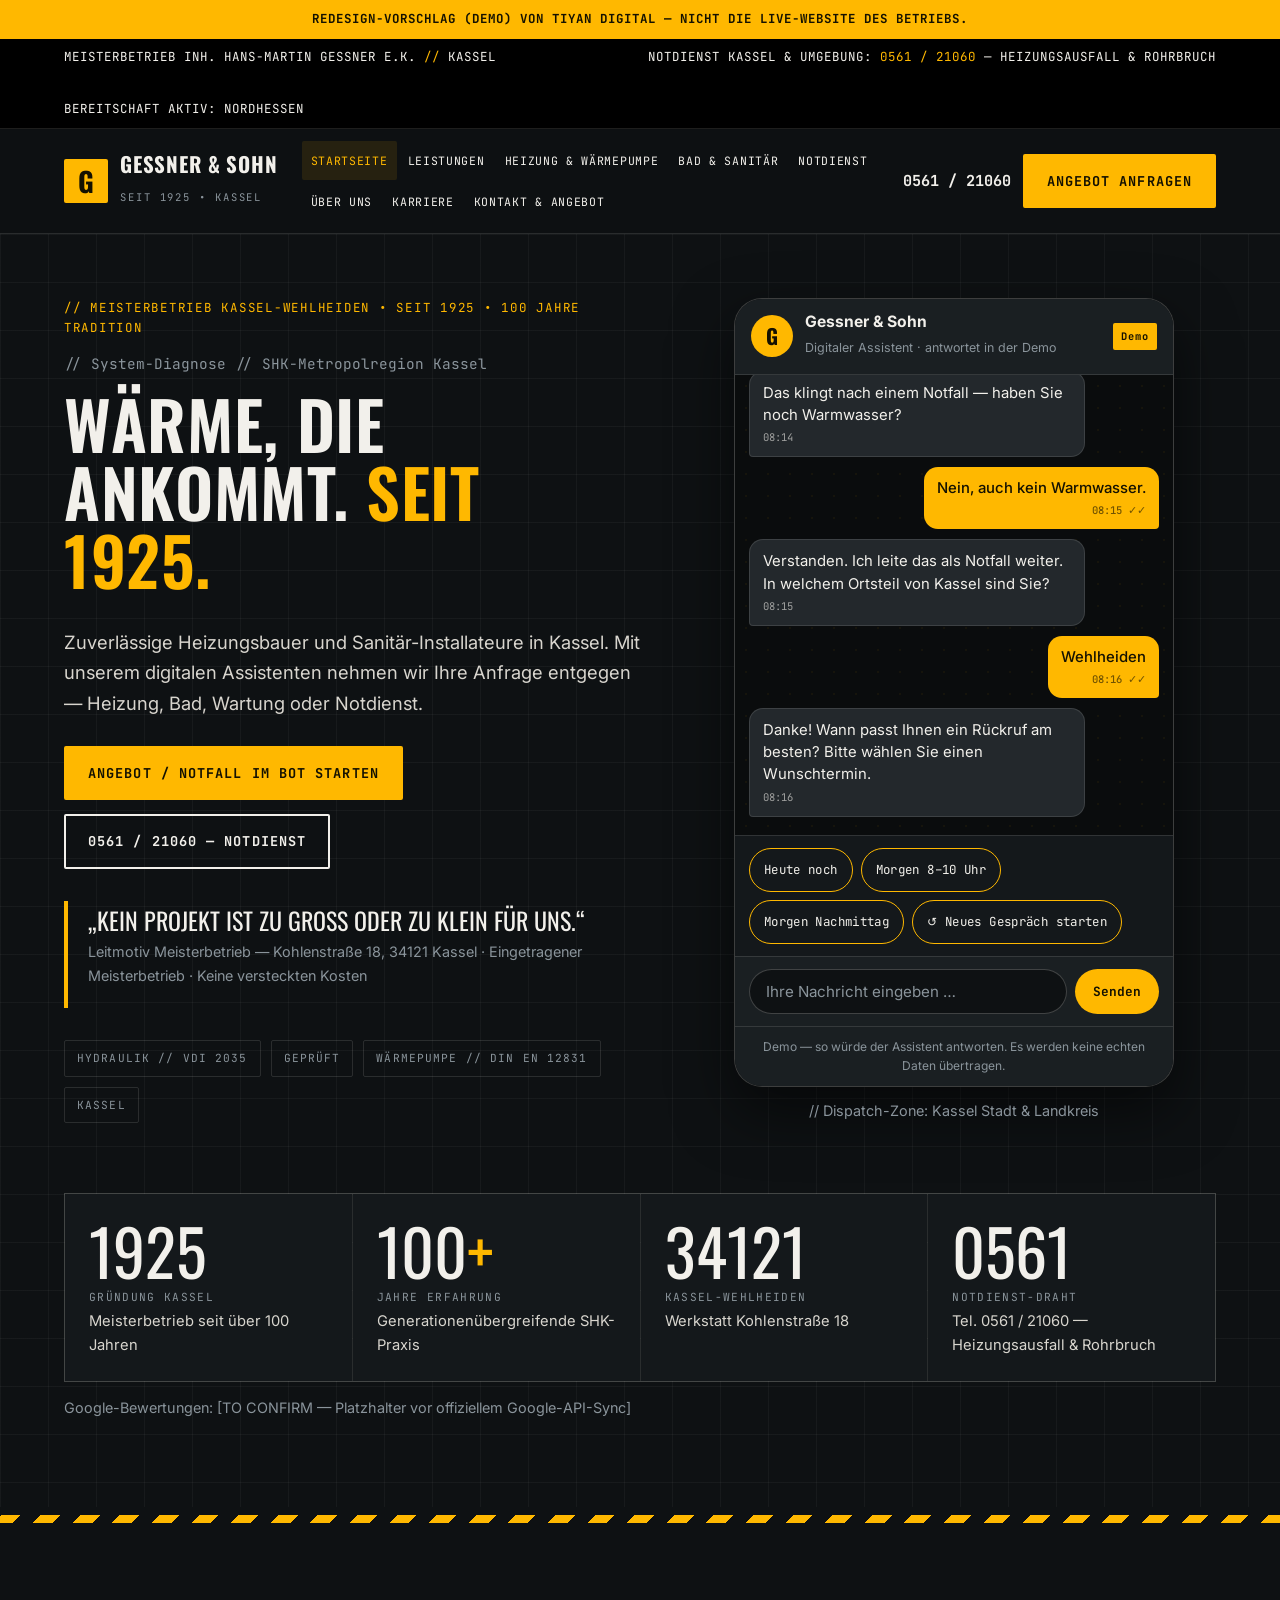
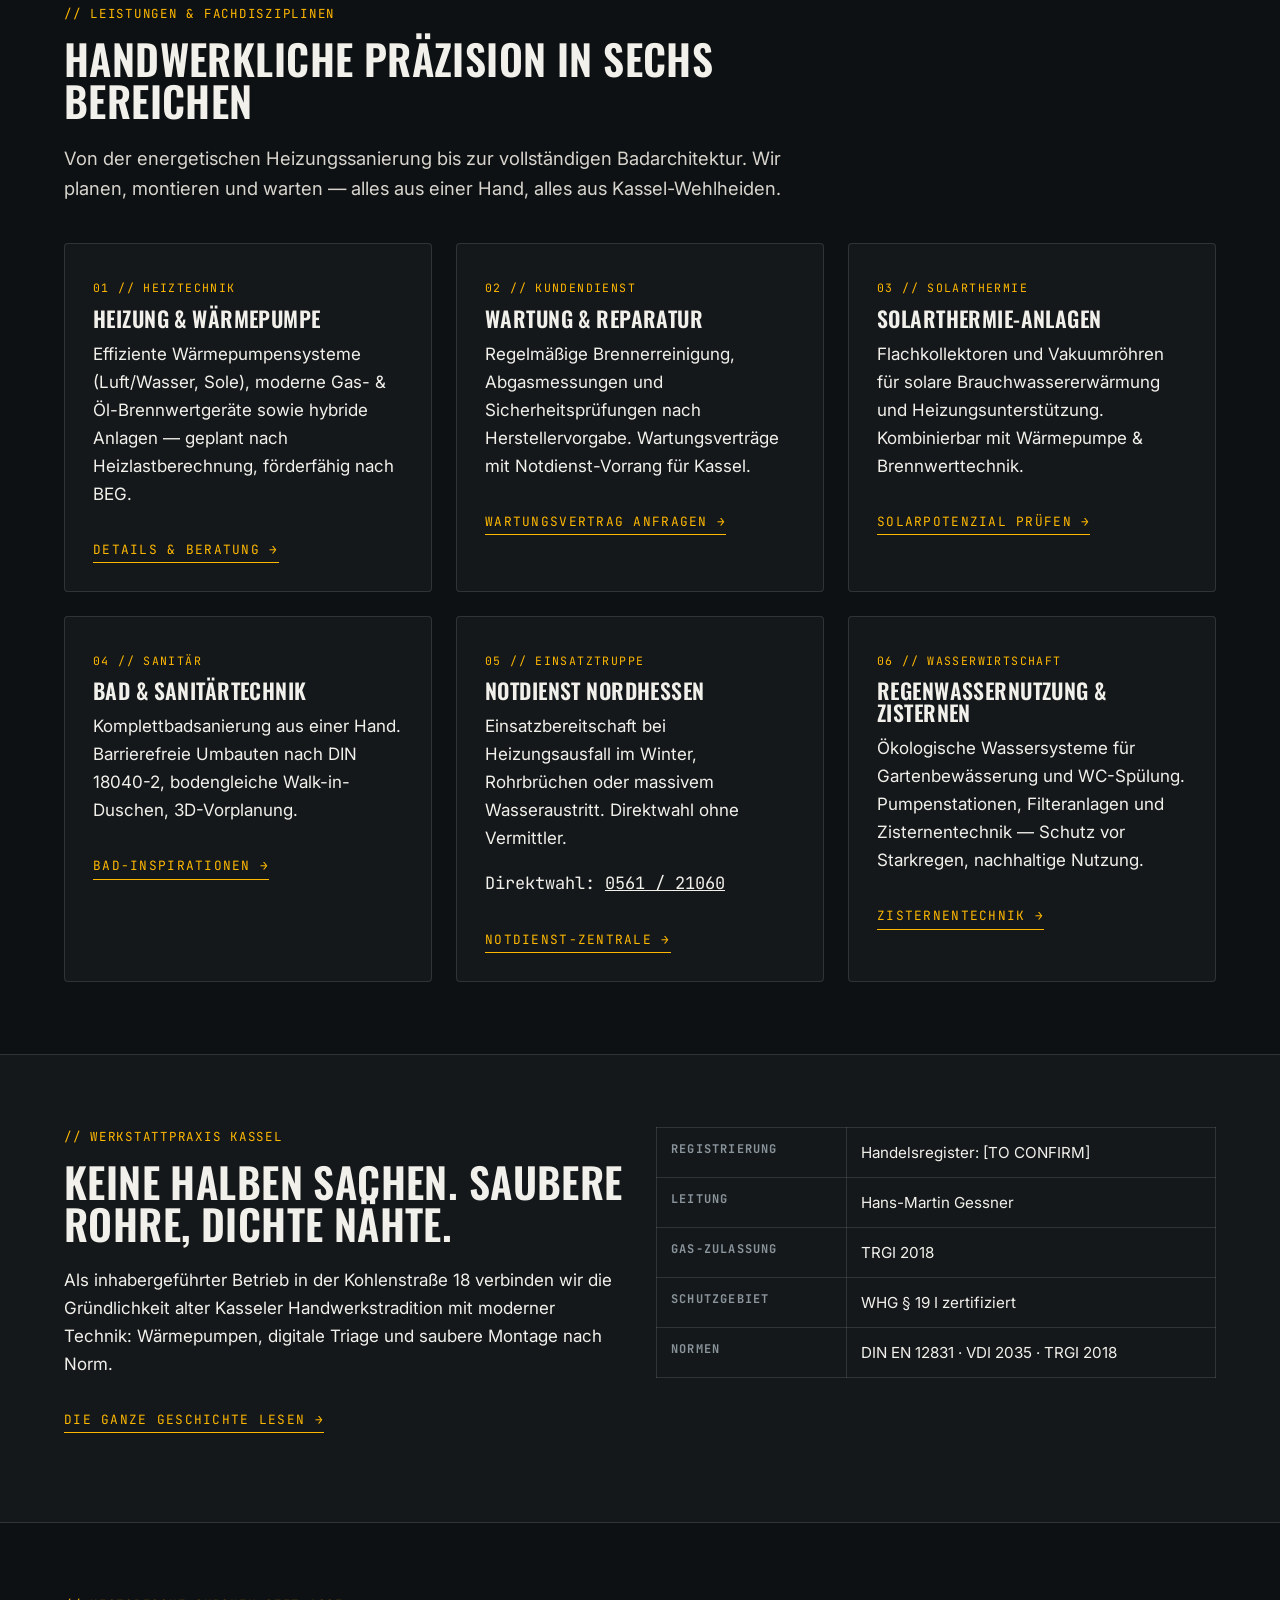
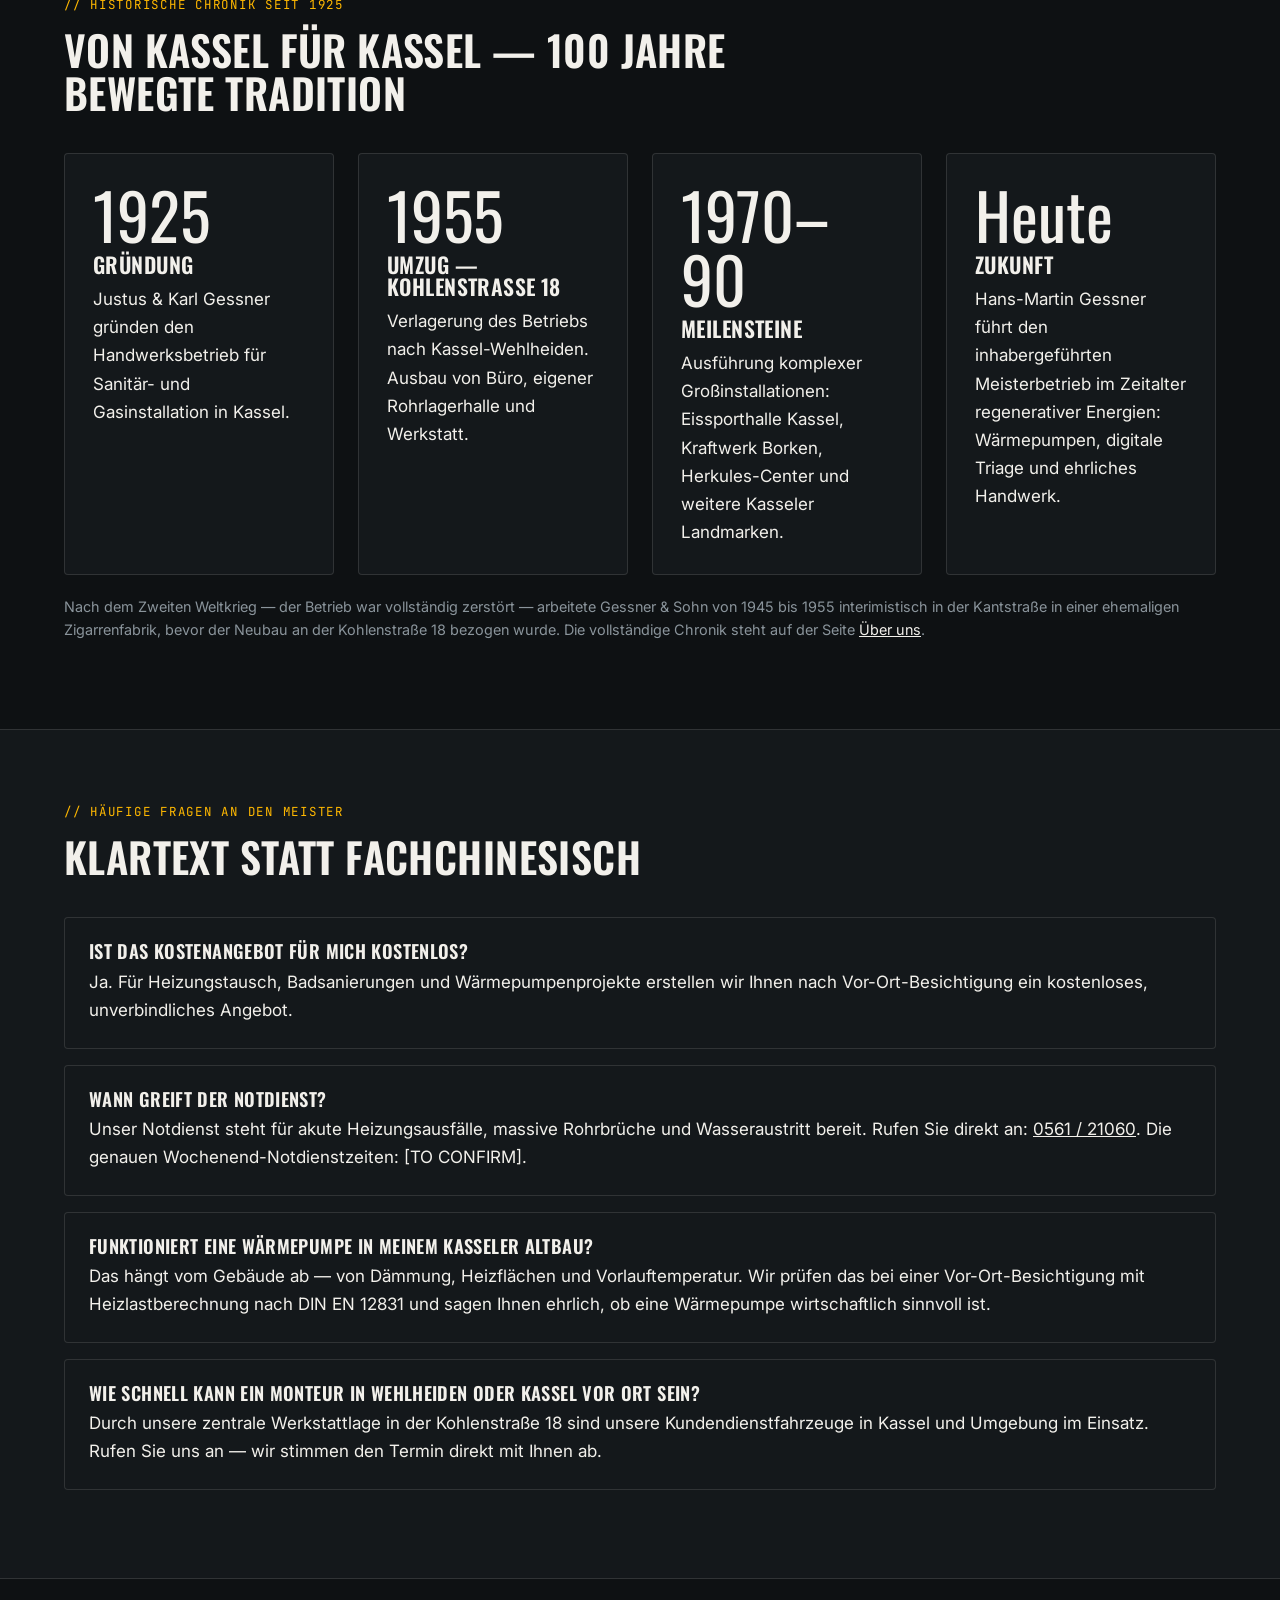
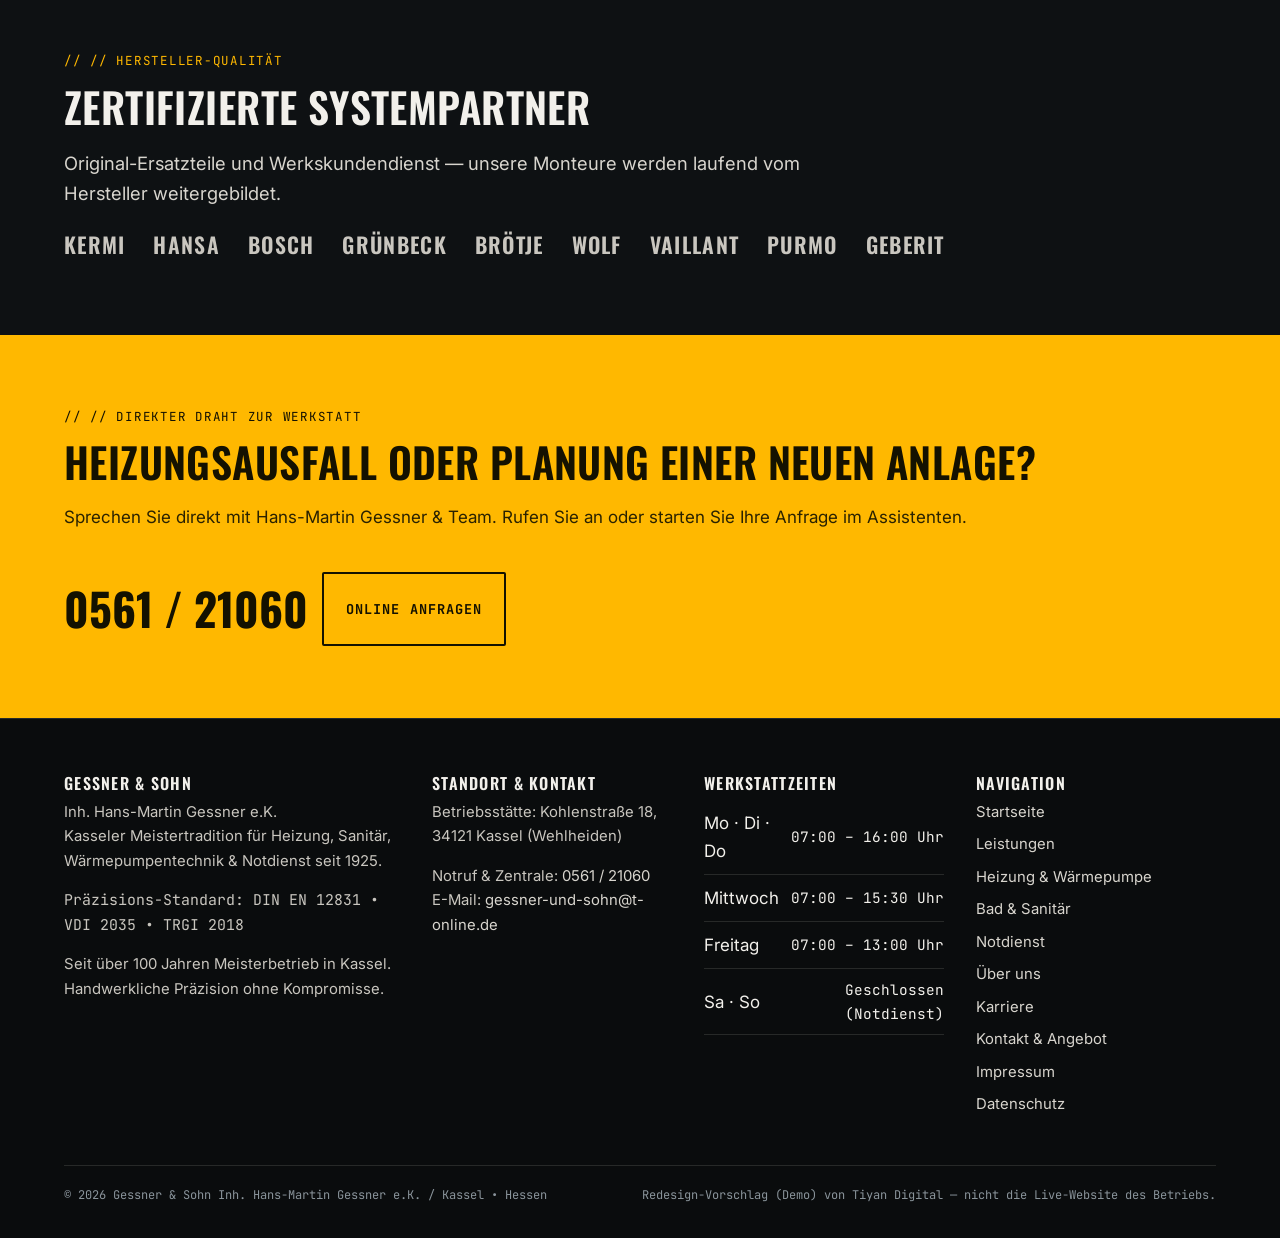
<file: index.html>
<!DOCTYPE html>
<html lang="de">
<head>
<meta charset="utf-8">
<meta name="viewport" content="width=device-width, initial-scale=1">
<title>Startseite — Gessner &amp; Sohn, Kassel</title>
<meta name="description" content="Gessner & Sohn Kassel — Heizung, Bad & Sanitär seit 1925. Meisterbetrieb in Wehlheiden mit digitalem Anfrage-Assistenten.">
<link rel="preconnect" href="https://fonts.googleapis.com">
<link rel="preconnect" href="https://fonts.gstatic.com" crossorigin>
<link href="https://fonts.googleapis.com/css2?family=Oswald:wght@500;600;700&family=Inter:wght@400;500;600;700&family=JetBrains+Mono:wght@400;500;700&display=swap" rel="stylesheet">
<link rel="stylesheet" href="assets/css/style.css">
</head>
<body>
<div class="demo-badge">Redesign-Vorschlag (Demo) von Tiyan Digital — nicht die Live-Website des Betriebs.</div>
<div class="ticker"><div class="wrap">
<span>Meisterbetrieb Inh. Hans-Martin Gessner e.K. <span class="dot">//</span> Kassel</span>
<span>Notdienst Kassel &amp; Umgebung: <a href="tel:+4956121060">0561 / 21060</a> — Heizungsausfall &amp; Rohrbruch</span>
<span>Bereitschaft aktiv: Nordhessen</span>
</div></div>
<header class="site-header"><div class="wrap header-inner">
<a class="brand" href="index.html" aria-label="Gessner und Sohn — Startseite">
<span class="brand-mark" aria-hidden="true">G</span>
<span><span class="brand-name">Gessner &amp; Sohn</span><br>
<span class="brand-sub">SEIT 1925 • KASSEL</span></span></a>
<button class="nav-toggle" type="button" aria-expanded="false" aria-controls="main-nav">☰ Menü</button>
<nav class="main-nav" id="main-nav" aria-label="Hauptnavigation"><a href="index.html" aria-current="page">Startseite</a><a href="leistungen.html">Leistungen</a><a href="heizung.html">Heizung & Wärmepumpe</a><a href="bad.html">Bad & Sanitär</a><a href="notdienst.html">Notdienst</a><a href="ueber-uns.html">Über uns</a><a href="karriere.html">Karriere</a><a href="kontakt.html">Kontakt & Angebot</a></nav>
<div class="header-actions">
<a class="phone-link" href="tel:+4956121060">0561 / 21060</a>
<a class="btn btn-yellow" href="kontakt.html">Angebot anfragen</a>
</div></div></header>
<main>
<section class="hero blueprint"><div class="wrap hero-grid">
<div>
<p class="eyebrow">Meisterbetrieb Kassel-Wehlheiden • Seit 1925 • 100 Jahre Tradition</p>
<p class="mono small muted">// System-Diagnose // SHK-Metropolregion Kassel</p>
<h1>Wärme, die ankommt. <span class="yl">Seit 1925.</span></h1>
<p class="lede">Zuverlässige Heizungsbauer und Sanitär-Installateure in Kassel. Mit unserem digitalen Assistenten nehmen wir Ihre Anfrage entgegen — Heizung, Bad, Wartung oder Notdienst.</p>
<div class="hero-ctas">
<a class="btn btn-yellow" href="#bot">Angebot / Notfall im Bot starten</a>
<a class="btn btn-outline" href="tel:+4956121060">0561 / 21060 — Notdienst</a></div>
<div class="quote-block">
<blockquote>„Kein Projekt ist zu groß oder zu klein für uns.“</blockquote>
<p class="small muted">Leitmotiv Meisterbetrieb — Kohlenstraße 18, 34121 Kassel · Eingetragener Meisterbetrieb · Keine versteckten Kosten</p>
</div>
<div class="schematic" aria-hidden="true">
<span>Hydraulik // VDI 2035</span><span>Geprüft</span><span>Wärmepumpe // DIN EN 12831</span><span>Kassel</span>
</div>
</div>
<div id="bot">
<div class="phone bot" data-bot-mode="hero" id="heroBot">
<div class="phone-top"><span class="phone-avatar" aria-hidden="true">G</span>
<div><strong>Gessner &amp; Sohn</strong><small>Digitaler Assistent · antwortet in der Demo</small></div>
<span class="phone-demo">Demo</span></div>

<div class="chat" aria-live="polite"></div>
<div class="chips"></div>
<div class="chat-input">
<input type="text" id="heroBot-input" placeholder="Ihre Nachricht eingeben …" aria-label="Ihre Nachricht an den Assistenten" disabled>
<button type="button">Senden</button></div>
<p class="bot-note">Demo — so würde der Assistent antworten. Es werden keine echten Daten übertragen.</p>
</div>
<noscript><div class="noscript-transcript">
<p><strong>Assistent:</strong> Hallo! Ich bin der digitale Assistent von Gessner &amp; Sohn. Worum geht es bei Ihnen?</p>
<p><strong>Kunde:</strong> Meine Heizung springt nicht mehr an.</p>
<p><strong>Assistent:</strong> Das klingt nach einem Notfall — haben Sie noch Warmwasser?</p>
<p><strong>Kunde:</strong> Nein, auch kein Warmwasser.</p>
<p><strong>Assistent:</strong> Verstanden. Ich leite das als Notfall weiter. Rufen Sie uns direkt an: 0561 / 21060.</p>
<p>Für die interaktive Version bitte JavaScript aktivieren.</p></div></noscript>
<p class="small muted" style="text-align:center;margin-top:12px">// Dispatch-Zone: Kassel Stadt &amp; Landkreis</p>
</div></div>
<div class="wrap"><div class="trust-strip">
<div class="trust-cell"><div class="big-num">1925</div><div class="lbl">Gründung Kassel</div><p>Meisterbetrieb seit über 100 Jahren</p></div>
<div class="trust-cell"><div class="big-num">100<em>+</em></div><div class="lbl">Jahre Erfahrung</div><p>Generationenübergreifende SHK-Praxis</p></div>
<div class="trust-cell"><div class="big-num">34121</div><div class="lbl">Kassel-Wehlheiden</div><p>Werkstatt Kohlenstraße 18</p></div>
<div class="trust-cell"><div class="big-num">0561</div><div class="lbl">Notdienst-Draht</div><p>Tel. 0561 / 21060 — Heizungsausfall &amp; Rohrbruch</p></div>
</div>
<p class="small muted" style="margin-top:14px">Google-Bewertungen: [TO CONFIRM — Platzhalter vor offiziellem Google-API-Sync]</p>
</div></section>
<hr class="hazard">
<section><div class="wrap">
<div class="section-head"><p class="eyebrow">Leistungen &amp; Fachdisziplinen</p>
<h2>Handwerkliche Präzision in sechs Bereichen</h2>
<p class="lede">Von der energetischen Heizungssanierung bis zur vollständigen Badarchitektur. Wir planen, montieren und warten — alles aus einer Hand, alles aus Kassel-Wehlheiden.</p></div>
<div class="grid-3">
<div class="card"><span class="tag">01 // Heiztechnik</span><h3>Heizung &amp; Wärmepumpe</h3>
<p>Effiziente Wärmepumpensysteme (Luft/Wasser, Sole), moderne Gas- &amp; Öl-Brennwertgeräte sowie hybride Anlagen — geplant nach Heizlastberechnung, förderfähig nach BEG.</p>
<a class="card-link" href="heizung.html">Details &amp; Beratung →</a></div>
<div class="card"><span class="tag">02 // Kundendienst</span><h3>Wartung &amp; Reparatur</h3>
<p>Regelmäßige Brennerreinigung, Abgasmessungen und Sicherheitsprüfungen nach Herstellervorgabe. Wartungsverträge mit Notdienst-Vorrang für Kassel.</p>
<a class="card-link" href="kontakt.html">Wartungsvertrag anfragen →</a></div>
<div class="card"><span class="tag">03 // Solarthermie</span><h3>Solarthermie-Anlagen</h3>
<p>Flachkollektoren und Vakuumröhren für solare Brauchwassererwärmung und Heizungsunterstützung. Kombinierbar mit Wärmepumpe &amp; Brennwerttechnik.</p>
<a class="card-link" href="heizung.html">Solarpotenzial prüfen →</a></div>
<div class="card"><span class="tag">04 // Sanitär</span><h3>Bad &amp; Sanitärtechnik</h3>
<p>Komplettbadsanierung aus einer Hand. Barrierefreie Umbauten nach DIN 18040-2, bodengleiche Walk-in-Duschen, 3D-Vorplanung.</p>
<a class="card-link" href="bad.html">Bad-Inspirationen →</a></div>
<div class="card"><span class="tag">05 // Einsatztruppe</span><h3>Notdienst Nordhessen</h3>
<p>Einsatzbereitschaft bei Heizungsausfall im Winter, Rohrbrüchen oder massivem Wasseraustritt. Direktwahl ohne Vermittler.</p>
<p class="mono">Direktwahl: <a href="tel:+4956121060">0561 / 21060</a></p>
<a class="card-link" href="notdienst.html">Notdienst-Zentrale →</a></div>
<div class="card"><span class="tag">06 // Wasserwirtschaft</span><h3>Regenwassernutzung &amp; Zisternen</h3>
<p>Ökologische Wassersysteme für Gartenbewässerung und WC-Spülung. Pumpenstationen, Filteranlagen und Zisternentechnik — Schutz vor Starkregen, nachhaltige Nutzung.</p>
<a class="card-link" href="bad.html">Zisternentechnik →</a></div>
</div></div></section>
<section class="band"><div class="wrap grid-2">
<div><p class="eyebrow">Werkstattpraxis Kassel</p>
<h2>Keine halben Sachen. Saubere Rohre, dichte Nähte.</h2>
<p>Als inhabergeführter Betrieb in der Kohlenstraße 18 verbinden wir die Gründlichkeit alter Kasseler Handwerkstradition mit moderner Technik: Wärmepumpen, digitale Triage und saubere Montage nach Norm.</p>
<p><a class="card-link" href="ueber-uns.html">Die ganze Geschichte lesen →</a></p></div>
<div><table class="spec-table">
<tr><th>Registrierung</th><td>Handelsregister: [TO CONFIRM]</td></tr>
<tr><th>Leitung</th><td>Hans-Martin Gessner</td></tr>
<tr><th>Gas-Zulassung</th><td>TRGI 2018</td></tr>
<tr><th>Schutzgebiet</th><td>WHG § 19 I zertifiziert</td></tr>
<tr><th>Normen</th><td>DIN EN 12831 · VDI 2035 · TRGI 2018</td></tr>
</table></div>
</div></section>
<section><div class="wrap">
<div class="section-head"><p class="eyebrow">Historische Chronik seit 1925</p>
<h2>Von Kassel für Kassel — 100 Jahre bewegte Tradition</h2></div>
<div class="grid-4">
<div class="card"><div class="big-num">1925</div><h3>Gründung</h3><p>Justus &amp; Karl Gessner gründen den Handwerksbetrieb für Sanitär- und Gasinstallation in Kassel.</p></div>
<div class="card"><div class="big-num">1955</div><h3>Umzug — Kohlenstraße 18</h3><p>Verlagerung des Betriebs nach Kassel-Wehlheiden. Ausbau von Büro, eigener Rohrlagerhalle und Werkstatt.</p></div>
<div class="card"><div class="big-num">1970–90</div><h3>Meilensteine</h3><p>Ausführung komplexer Großinstallationen: Eissporthalle Kassel, Kraftwerk Borken, Herkules-Center und weitere Kasseler Landmarken.</p></div>
<div class="card"><div class="big-num">Heute</div><h3>Zukunft</h3><p>Hans-Martin Gessner führt den inhabergeführten Meisterbetrieb im Zeitalter regenerativer Energien: Wärmepumpen, digitale Triage und ehrliches Handwerk.</p></div>
</div>
<p class="small muted" style="margin-top:20px">Nach dem Zweiten Weltkrieg — der Betrieb war vollständig zerstört — arbeitete Gessner &amp; Sohn von 1945 bis 1955 interimistisch in der Kantstraße in einer ehemaligen Zigarrenfabrik, bevor der Neubau an der Kohlenstraße 18 bezogen wurde. Die vollständige Chronik steht auf der Seite <a href="ueber-uns.html">Über uns</a>.</p>
</div></section>
<section class="band"><div class="wrap">
<div class="section-head"><p class="eyebrow">Häufige Fragen an den Meister</p>
<h2>Klartext statt Fachchinesisch</h2></div>
<div class="faq-item"><h3>Ist das Kostenangebot für mich kostenlos?</h3>
<p>Ja. Für Heizungstausch, Badsanierungen und Wärmepumpenprojekte erstellen wir Ihnen nach Vor-Ort-Besichtigung ein kostenloses, unverbindliches Angebot.</p></div>
<div class="faq-item"><h3>Wann greift der Notdienst?</h3>
<p>Unser Notdienst steht für akute Heizungsausfälle, massive Rohrbrüche und Wasseraustritt bereit. Rufen Sie direkt an: <a href="tel:+4956121060">0561 / 21060</a>. Die genauen Wochenend-Notdienstzeiten: [TO CONFIRM].</p></div>
<div class="faq-item"><h3>Funktioniert eine Wärmepumpe in meinem Kasseler Altbau?</h3>
<p>Das hängt vom Gebäude ab — von Dämmung, Heizflächen und Vorlauftemperatur. Wir prüfen das bei einer Vor-Ort-Besichtigung mit Heizlastberechnung nach DIN EN 12831 und sagen Ihnen ehrlich, ob eine Wärmepumpe wirtschaftlich sinnvoll ist.</p></div>
<div class="faq-item"><h3>Wie schnell kann ein Monteur in Wehlheiden oder Kassel vor Ort sein?</h3>
<p>Durch unsere zentrale Werkstattlage in der Kohlenstraße 18 sind unsere Kundendienstfahrzeuge in Kassel und Umgebung im Einsatz. Rufen Sie uns an — wir stimmen den Termin direkt mit Ihnen ab.</p></div>
</div></section>
<section><div class="wrap">
<p class="eyebrow">// Hersteller-Qualität</p>
<h2>Zertifizierte Systempartner</h2>
<p class="lede">Original-Ersatzteile und Werkskundendienst — unsere Monteure werden laufend vom Hersteller weitergebildet.</p>
<div class="partner-strip" role="list">
<span role="listitem">Kermi</span><span role="listitem">Hansa</span><span role="listitem">Bosch</span>
<span role="listitem">Grünbeck</span><span role="listitem">Brötje</span><span role="listitem">Wolf</span>
<span role="listitem">Vaillant</span><span role="listitem">Purmo</span><span role="listitem">Geberit</span>
</div></div></section>
<section class="band-yellow"><div class="wrap call-band">
<div><p class="eyebrow" style="color:#141100">// Direkter Draht zur Werkstatt</p>
<h2>Heizungsausfall oder Planung einer neuen Anlage?</h2>
<p>Sprechen Sie direkt mit Hans-Martin Gessner &amp; Team. Rufen Sie an oder starten Sie Ihre Anfrage im Assistenten.</p></div>
<div style="display:flex;gap:14px;flex-wrap:wrap">
<a class="call-band big-phone" href="tel:+4956121060">0561 / 21060</a>
<a class="btn btn-outline" href="kontakt.html">Online anfragen</a></div>
</div></section>
</main>
<footer class="site-footer"><div class="wrap">
<div class="footer-grid">
<div>
<h3>Gessner &amp; Sohn</h3>
<p>Inh. Hans-Martin Gessner e.K.<br>Kasseler Meistertradition für Heizung, Sanitär, Wärmepumpentechnik &amp; Notdienst seit 1925.</p>
<p class="mono small">Präzisions-Standard: DIN EN 12831 • VDI 2035 • TRGI 2018</p>
<p>Seit über 100 Jahren Meisterbetrieb in Kassel. Handwerkliche Präzision ohne Kompromisse.</p>
</div>
<div>
<h3>Standort &amp; Kontakt</h3>
<p>Betriebsstätte: Kohlenstraße 18,<br>34121 Kassel (Wehlheiden)</p>
<p>Notruf &amp; Zentrale: <a href="tel:+4956121060">0561 / 21060</a><br>
E-Mail: <a href="mailto:gessner-und-sohn@t-online.de">gessner-und-sohn@t-online.de</a></p>
</div>
<div>
<h3>Werkstattzeiten</h3>
<table class="hours-table">
<tr><td>Mo · Di · Do</td><td>07:00 – 16:00 Uhr</td></tr>
<tr><td>Mittwoch</td><td>07:00 – 15:30 Uhr</td></tr>
<tr><td>Freitag</td><td>07:00 – 13:00 Uhr</td></tr>
<tr><td>Sa · So</td><td>Geschlossen (Notdienst)</td></tr>
</table>
</div>
<div>
<h3>Navigation</h3>
<ul>
<li><a href="index.html">Startseite</a></li>
<li><a href="leistungen.html">Leistungen</a></li>
<li><a href="heizung.html">Heizung &amp; Wärmepumpe</a></li>
<li><a href="bad.html">Bad &amp; Sanitär</a></li>
<li><a href="notdienst.html">Notdienst</a></li>
<li><a href="ueber-uns.html">Über uns</a></li>
<li><a href="karriere.html">Karriere</a></li>
<li><a href="kontakt.html">Kontakt &amp; Angebot</a></li>
<li><a href="rechtliches.html">Impressum</a></li>
<li><a href="rechtliches.html#datenschutz">Datenschutz</a></li>
</ul>
</div>
</div>
<div class="footer-bottom">
<span>© 2026 Gessner &amp; Sohn Inh. Hans-Martin Gessner e.K. / Kassel • Hessen</span>
<span>Redesign-Vorschlag (Demo) von Tiyan Digital — nicht die Live-Website des Betriebs.</span>
</div></div></footer>
<script src="assets/js/main.js" defer></script>
</body>
</html>
</file>
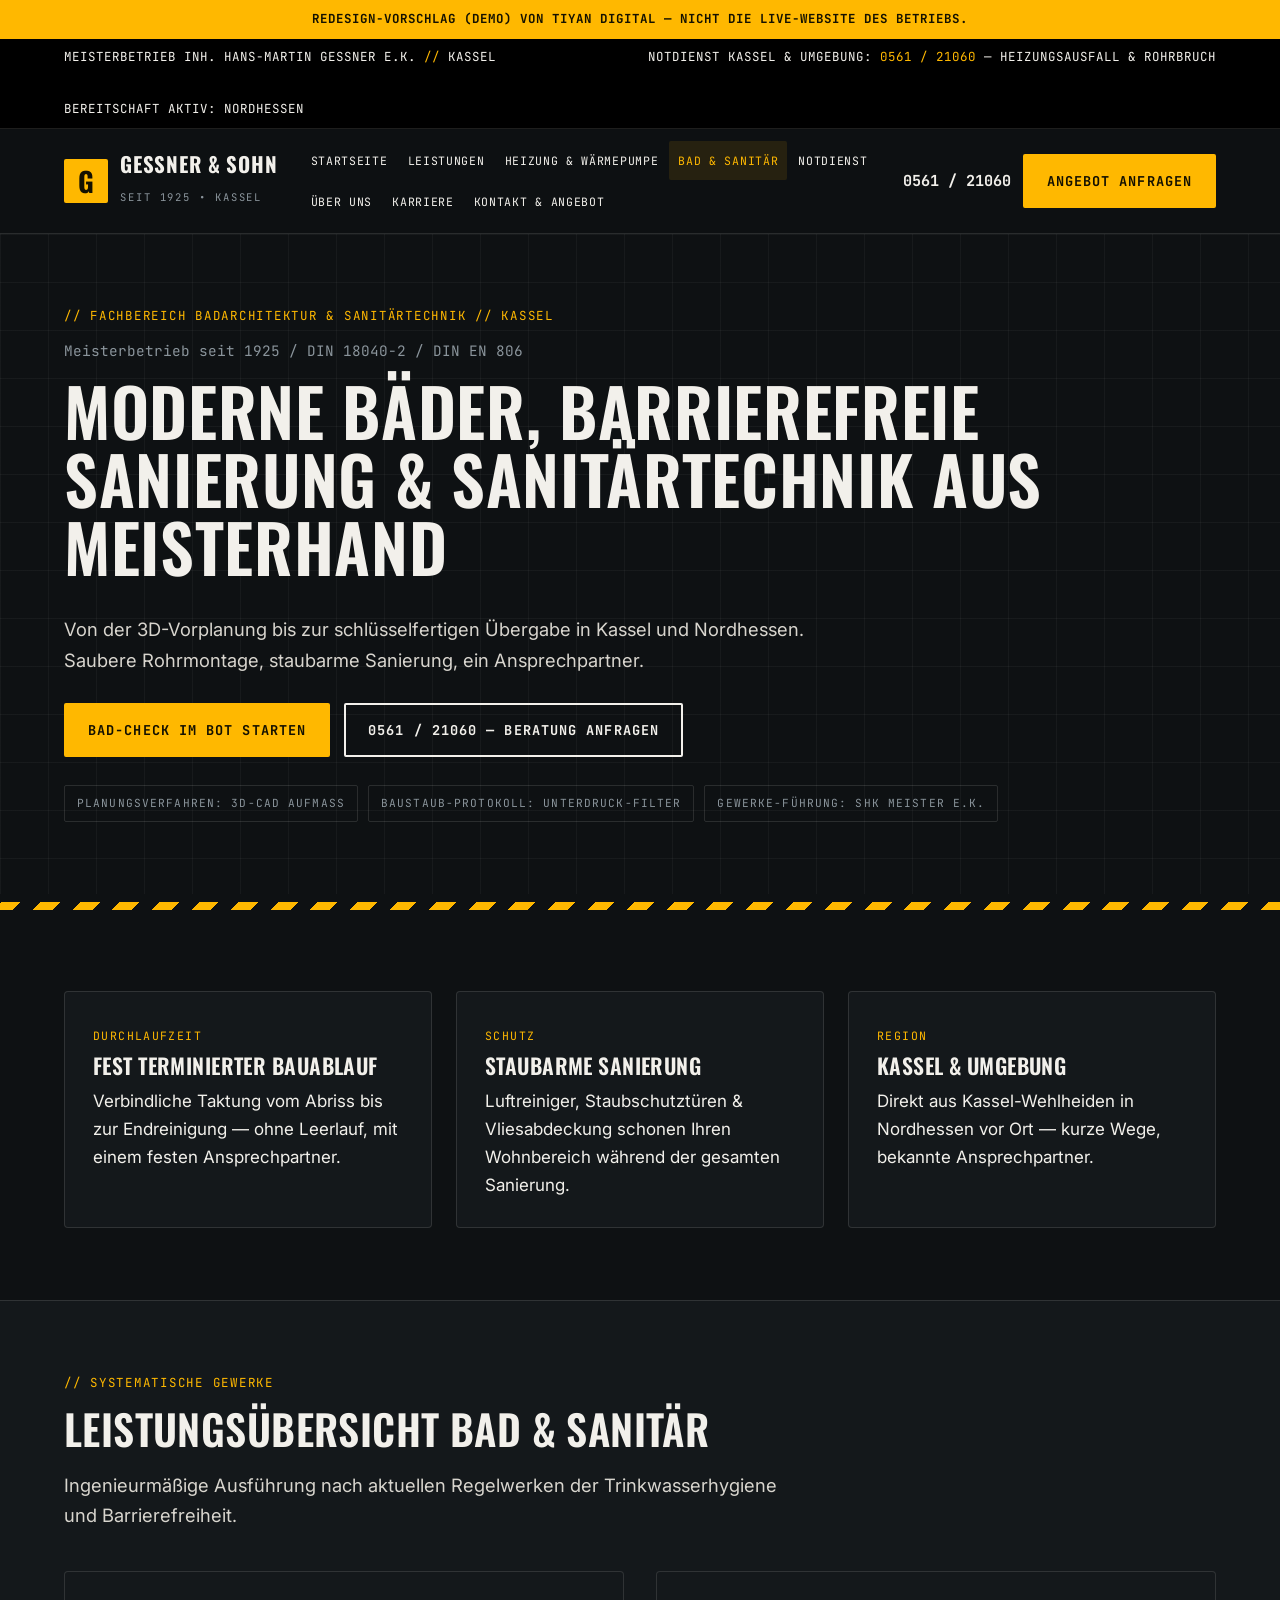
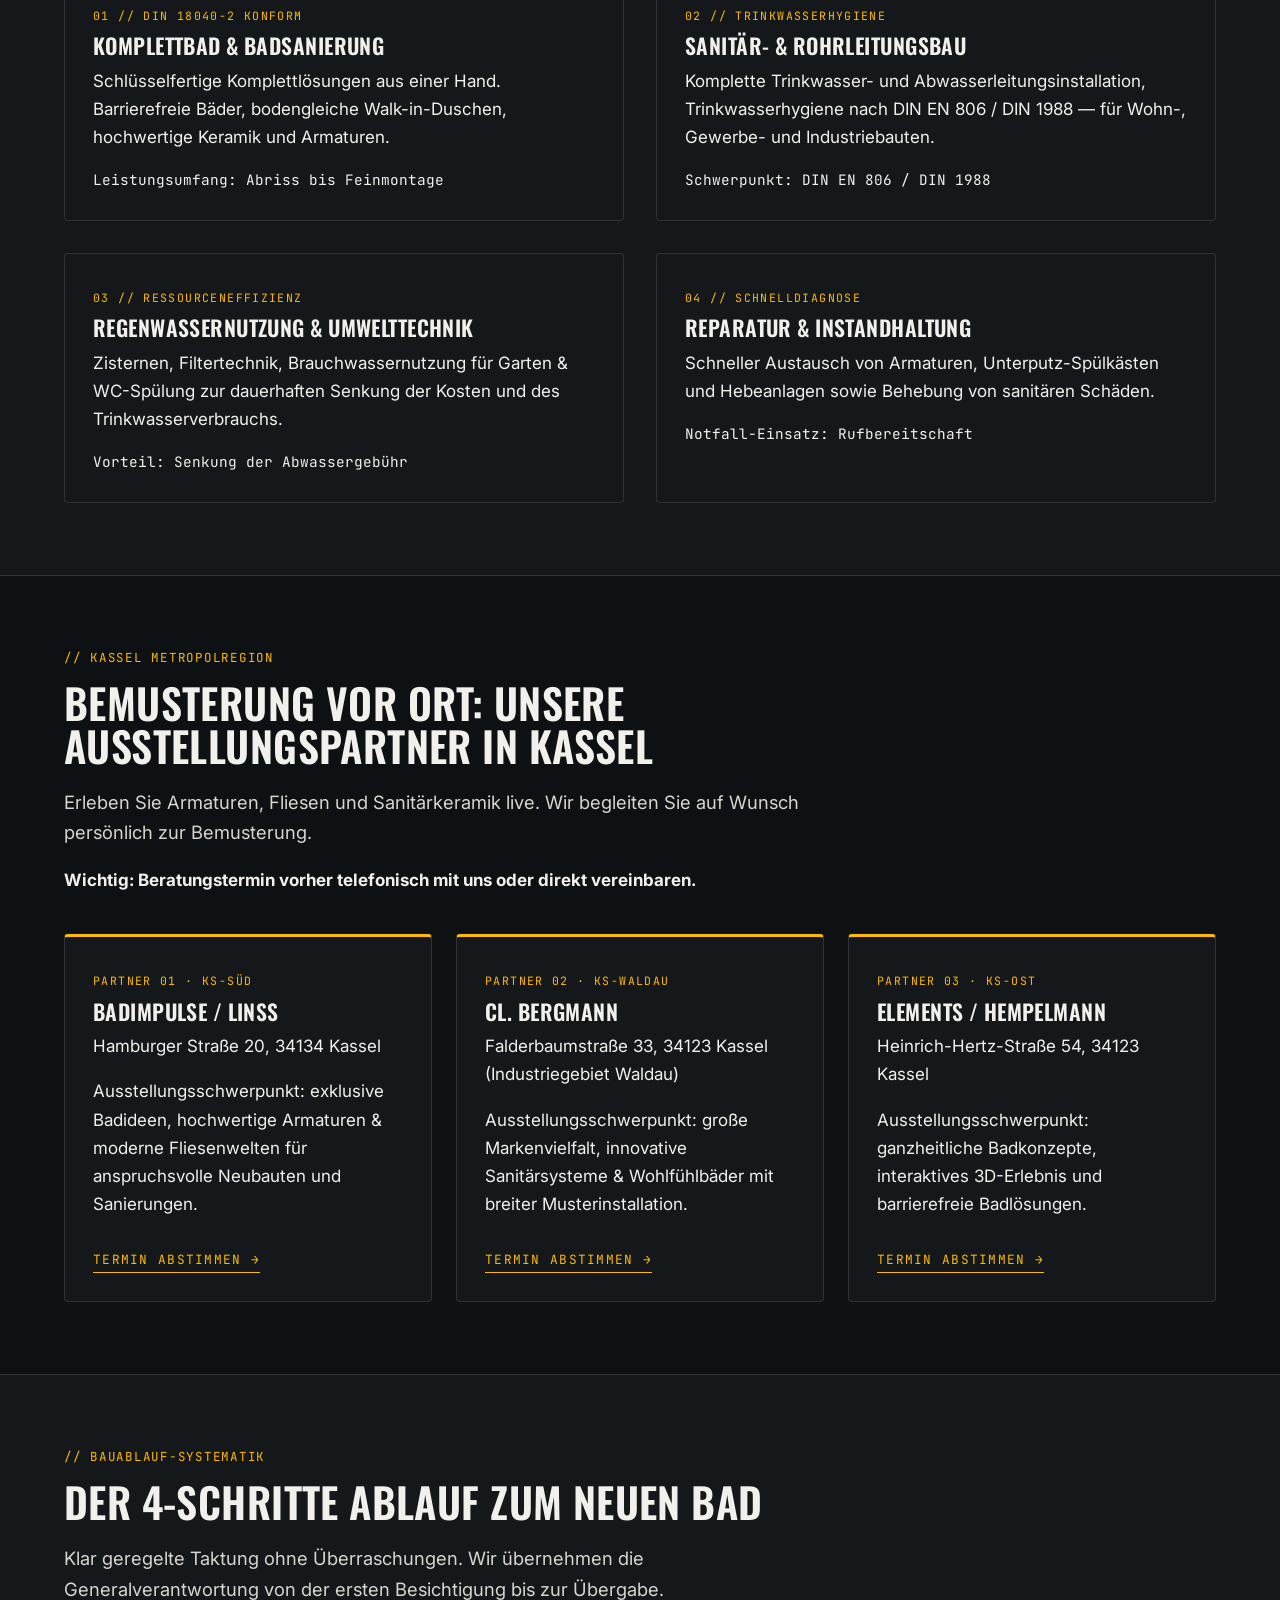
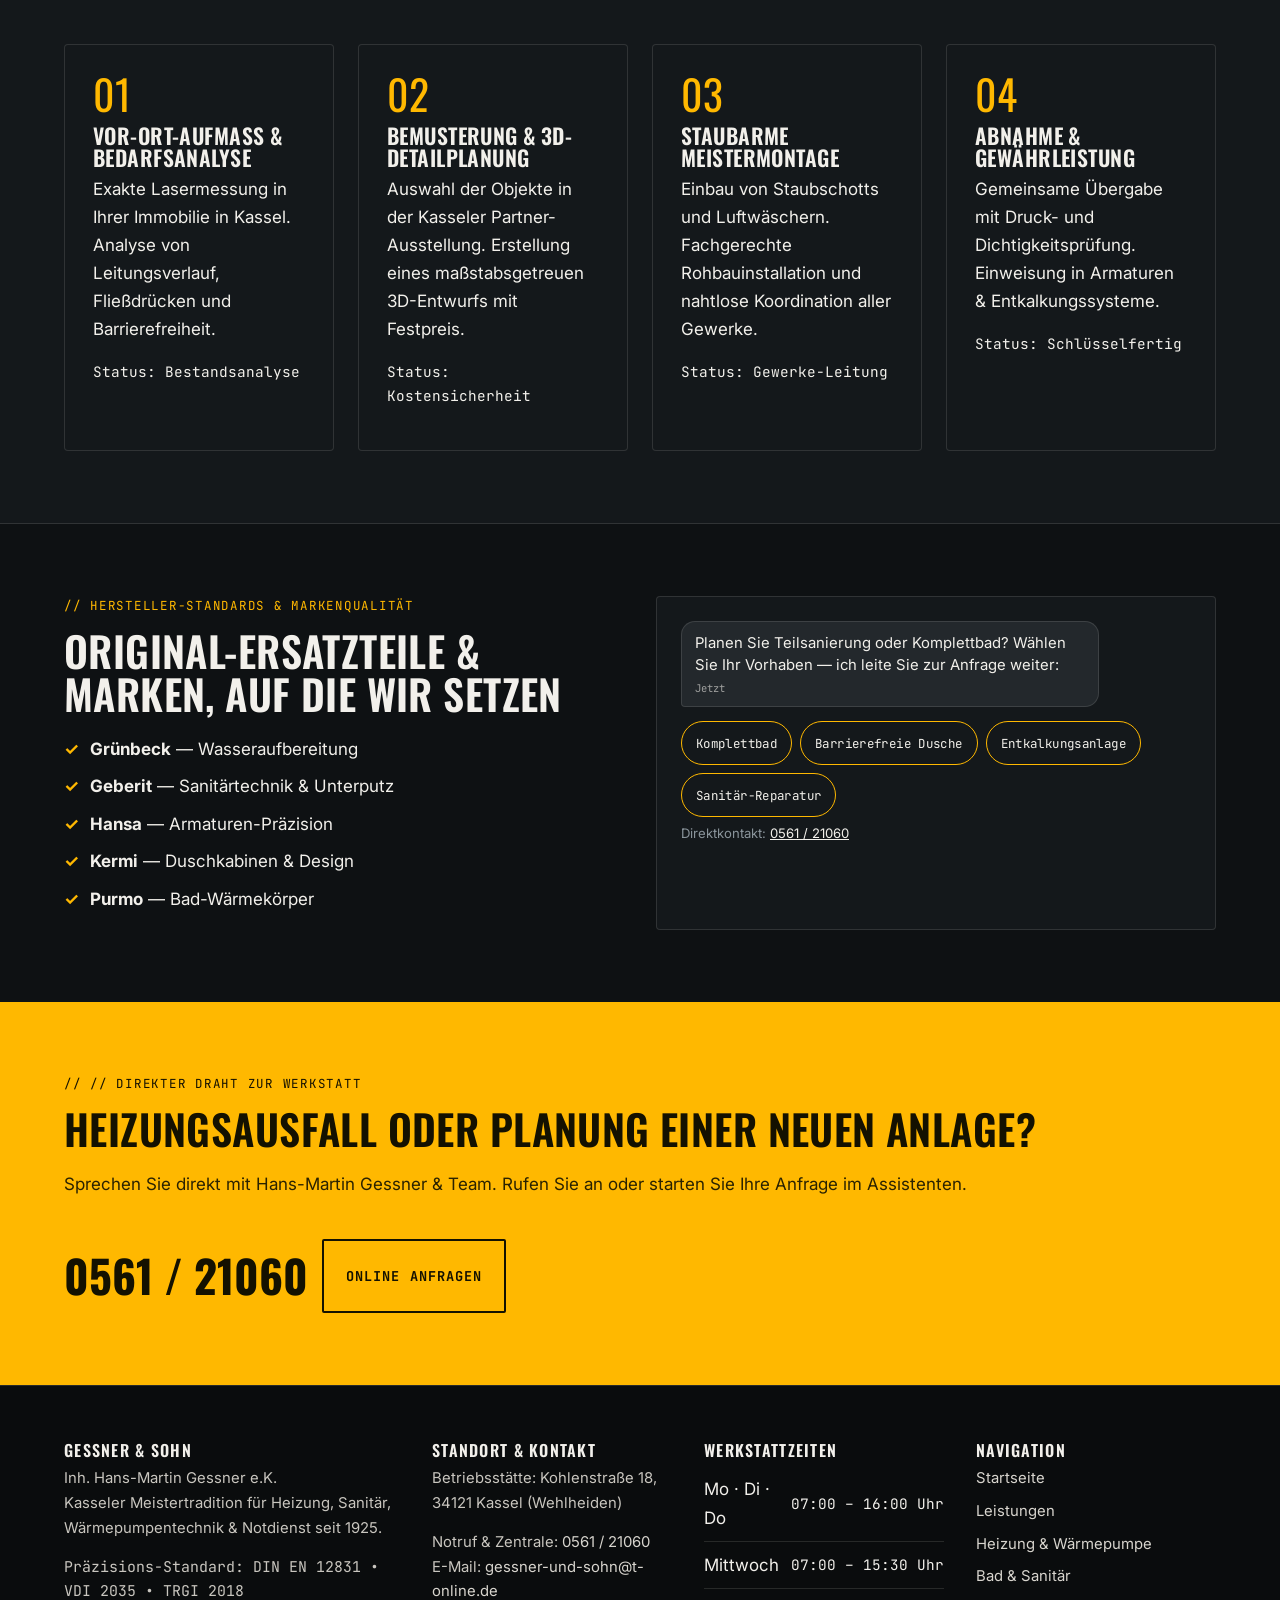
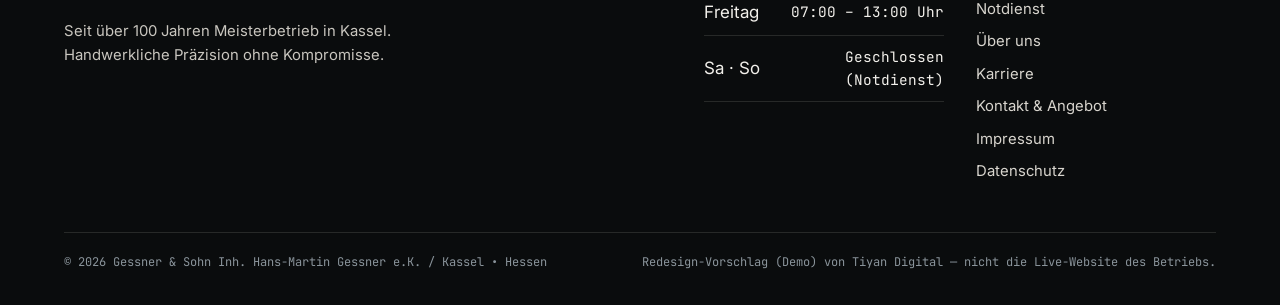
<file: bad.html>
<!DOCTYPE html>
<html lang="de">
<head>
<meta charset="utf-8">
<meta name="viewport" content="width=device-width, initial-scale=1">
<title>Bad & Sanitär — Gessner &amp; Sohn, Kassel</title>
<meta name="description" content="Badsanierung, Sanitär- & Rohrleitungsbau und Regenwassernutzung in Kassel — Gessner & Sohn, Meisterbetrieb seit 1925.">
<link rel="preconnect" href="https://fonts.googleapis.com">
<link rel="preconnect" href="https://fonts.gstatic.com" crossorigin>
<link href="https://fonts.googleapis.com/css2?family=Oswald:wght@500;600;700&family=Inter:wght@400;500;600;700&family=JetBrains+Mono:wght@400;500;700&display=swap" rel="stylesheet">
<link rel="stylesheet" href="assets/css/style.css">
</head>
<body>
<div class="demo-badge">Redesign-Vorschlag (Demo) von Tiyan Digital — nicht die Live-Website des Betriebs.</div>
<div class="ticker"><div class="wrap">
<span>Meisterbetrieb Inh. Hans-Martin Gessner e.K. <span class="dot">//</span> Kassel</span>
<span>Notdienst Kassel &amp; Umgebung: <a href="tel:+4956121060">0561 / 21060</a> — Heizungsausfall &amp; Rohrbruch</span>
<span>Bereitschaft aktiv: Nordhessen</span>
</div></div>
<header class="site-header"><div class="wrap header-inner">
<a class="brand" href="index.html" aria-label="Gessner und Sohn — Startseite">
<span class="brand-mark" aria-hidden="true">G</span>
<span><span class="brand-name">Gessner &amp; Sohn</span><br>
<span class="brand-sub">SEIT 1925 • KASSEL</span></span></a>
<button class="nav-toggle" type="button" aria-expanded="false" aria-controls="main-nav">☰ Menü</button>
<nav class="main-nav" id="main-nav" aria-label="Hauptnavigation"><a href="index.html">Startseite</a><a href="leistungen.html">Leistungen</a><a href="heizung.html">Heizung & Wärmepumpe</a><a href="bad.html" aria-current="page">Bad & Sanitär</a><a href="notdienst.html">Notdienst</a><a href="ueber-uns.html">Über uns</a><a href="karriere.html">Karriere</a><a href="kontakt.html">Kontakt & Angebot</a></nav>
<div class="header-actions">
<a class="phone-link" href="tel:+4956121060">0561 / 21060</a>
<a class="btn btn-yellow" href="kontakt.html">Angebot anfragen</a>
</div></div></header>
<main>
<section class="blueprint"><div class="wrap">
<p class="eyebrow">Fachbereich Badarchitektur &amp; Sanitärtechnik // Kassel</p>
<p class="mono small muted">Meisterbetrieb seit 1925 / DIN 18040-2 / DIN EN 806</p>
<h1>Moderne Bäder, barrierefreie Sanierung &amp; Sanitärtechnik aus Meisterhand</h1>
<p class="lede">Von der 3D-Vorplanung bis zur schlüsselfertigen Übergabe in Kassel und Nordhessen. Saubere Rohrmontage, staubarme Sanierung, ein Ansprechpartner.</p>
<div class="hero-ctas">
<a class="btn btn-yellow" href="kontakt.html">Bad-Check im Bot starten</a>
<a class="btn btn-outline" href="tel:+4956121060">0561 / 21060 — Beratung anfragen</a></div>
<div class="schematic"><span>Planungsverfahren: 3D-CAD Aufmaß</span><span>Baustaub-Protokoll: Unterdruck-Filter</span><span>Gewerke-Führung: SHK Meister e.K.</span></div>
</div></section>
<hr class="hazard">
<section><div class="wrap">
<div class="grid-3">
<div class="card"><span class="tag">Durchlaufzeit</span><h3>Fest terminierter Bauablauf</h3><p>Verbindliche Taktung vom Abriss bis zur Endreinigung — ohne Leerlauf, mit einem festen Ansprechpartner.</p></div>
<div class="card"><span class="tag">Schutz</span><h3>Staubarme Sanierung</h3><p>Luftreiniger, Staubschutztüren &amp; Vliesabdeckung schonen Ihren Wohnbereich während der gesamten Sanierung.</p></div>
<div class="card"><span class="tag">Region</span><h3>Kassel &amp; Umgebung</h3><p>Direkt aus Kassel-Wehlheiden in Nordhessen vor Ort — kurze Wege, bekannte Ansprechpartner.</p></div>
</div></div></section>
<section class="band"><div class="wrap">
<div class="section-head"><p class="eyebrow">Systematische Gewerke</p>
<h2>Leistungsübersicht Bad &amp; Sanitär</h2>
<p class="lede">Ingenieurmäßige Ausführung nach aktuellen Regelwerken der Trinkwasserhygiene und Barrierefreiheit.</p></div>
<div class="grid-2">
<div class="card"><span class="tag">01 // DIN 18040-2 konform</span><h3>Komplettbad &amp; Badsanierung</h3><p>Schlüsselfertige Komplettlösungen aus einer Hand. Barrierefreie Bäder, bodengleiche Walk-in-Duschen, hochwertige Keramik und Armaturen.</p><p class="mono small">Leistungsumfang: Abriss bis Feinmontage</p></div>
<div class="card"><span class="tag">02 // Trinkwasserhygiene</span><h3>Sanitär- &amp; Rohrleitungsbau</h3><p>Komplette Trinkwasser- und Abwasserleitungsinstallation, Trinkwasserhygiene nach DIN EN 806 / DIN 1988 — für Wohn-, Gewerbe- und Industriebauten.</p><p class="mono small">Schwerpunkt: DIN EN 806 / DIN 1988</p></div>
<div class="card"><span class="tag">03 // Ressourceneffizienz</span><h3>Regenwassernutzung &amp; Umwelttechnik</h3><p>Zisternen, Filtertechnik, Brauchwassernutzung für Garten &amp; WC-Spülung zur dauerhaften Senkung der Kosten und des Trinkwasserverbrauchs.</p><p class="mono small">Vorteil: Senkung der Abwassergebühr</p></div>
<div class="card"><span class="tag">04 // Schnelldiagnose</span><h3>Reparatur &amp; Instandhaltung</h3><p>Schneller Austausch von Armaturen, Unterputz-Spülkästen und Hebeanlagen sowie Behebung von sanitären Schäden.</p><p class="mono small">Notfall-Einsatz: Rufbereitschaft</p></div>
</div></div></section>
<section><div class="wrap">
<div class="section-head"><p class="eyebrow">Kassel Metropolregion</p>
<h2>Bemusterung vor Ort: unsere Ausstellungspartner in Kassel</h2>
<p class="lede">Erleben Sie Armaturen, Fliesen und Sanitärkeramik live. Wir begleiten Sie auf Wunsch persönlich zur Bemusterung.</p>
<p><strong>Wichtig: Beratungstermin vorher telefonisch mit uns oder direkt vereinbaren.</strong></p></div>
<div class="grid-3">
<div class="card showroom"><span class="tag">Partner 01 · KS-Süd</span><h3>Badimpulse / Linss</h3>
<p>Hamburger Straße 20, 34134 Kassel</p>
<p>Ausstellungsschwerpunkt: exklusive Badideen, hochwertige Armaturen &amp; moderne Fliesenwelten für anspruchsvolle Neubauten und Sanierungen.</p>
<a class="card-link" href="kontakt.html">Termin abstimmen →</a></div>
<div class="card showroom"><span class="tag">Partner 02 · KS-Waldau</span><h3>CL. Bergmann</h3>
<p>Falderbaumstraße 33, 34123 Kassel (Industriegebiet Waldau)</p>
<p>Ausstellungsschwerpunkt: große Markenvielfalt, innovative Sanitärsysteme &amp; Wohlfühlbäder mit breiter Musterinstallation.</p>
<a class="card-link" href="kontakt.html">Termin abstimmen →</a></div>
<div class="card showroom"><span class="tag">Partner 03 · KS-Ost</span><h3>Elements / Hempelmann</h3>
<p>Heinrich-Hertz-Straße 54, 34123 Kassel</p>
<p>Ausstellungsschwerpunkt: ganzheitliche Badkonzepte, interaktives 3D-Erlebnis und barrierefreie Badlösungen.</p>
<a class="card-link" href="kontakt.html">Termin abstimmen →</a></div>
</div></div></section>
<section class="band"><div class="wrap">
<div class="section-head"><p class="eyebrow">Bauablauf-Systematik</p>
<h2>Der 4-Schritte Ablauf zum neuen Bad</h2>
<p class="lede">Klar geregelte Taktung ohne Überraschungen. Wir übernehmen die Generalverantwortung von der ersten Besichtigung bis zur Übergabe.</p></div>
<div class="steps">
<div class="step"><div class="n">01</div><h3>Vor-Ort-Aufmaß &amp; Bedarfsanalyse</h3><p>Exakte Lasermessung in Ihrer Immobilie in Kassel. Analyse von Leitungsverlauf, Fließdrücken und Barrierefreiheit.</p><p class="mono small">Status: Bestandsanalyse</p></div>
<div class="step"><div class="n">02</div><h3>Bemusterung &amp; 3D-Detailplanung</h3><p>Auswahl der Objekte in der Kasseler Partner-Ausstellung. Erstellung eines maßstabsgetreuen 3D-Entwurfs mit Festpreis.</p><p class="mono small">Status: Kostensicherheit</p></div>
<div class="step"><div class="n">03</div><h3>Staubarme Meistermontage</h3><p>Einbau von Staubschotts und Luftwäschern. Fachgerechte Rohbauinstallation und nahtlose Koordination aller Gewerke.</p><p class="mono small">Status: Gewerke-Leitung</p></div>
<div class="step"><div class="n">04</div><h3>Abnahme &amp; Gewährleistung</h3><p>Gemeinsame Übergabe mit Druck- und Dichtigkeitsprüfung. Einweisung in Armaturen &amp; Entkalkungssysteme.</p><p class="mono small">Status: Schlüsselfertig</p></div>
</div></div></section>
<section><div class="wrap grid-2">
<div><p class="eyebrow">Hersteller-Standards &amp; Markenqualität</p>
<h2>Original-Ersatzteile &amp; Marken, auf die wir setzen</h2>
<ul class="check-list">
<li><strong>Grünbeck</strong> — Wasseraufbereitung</li>
<li><strong>Geberit</strong> — Sanitärtechnik &amp; Unterputz</li>
<li><strong>Hansa</strong> — Armaturen-Präzision</li>
<li><strong>Kermi</strong> — Duschkabinen &amp; Design</li>
<li><strong>Purmo</strong> — Bad-Wärmekörper</li>
</ul></div>
<div class="mini-bot">
<div class="chat" aria-live="polite">
<div class="msg bot">Planen Sie Teilsanierung oder Komplettbad? Wählen Sie Ihr Vorhaben — ich leite Sie zur Anfrage weiter:<span class="time">Jetzt</span></div>
</div>
<div class="chips">
<button type="button" class="chip" data-reply="Komplettbad — von der 3D-Planung bis zur schlüsselfertigen Übergabe. Weiter zur Anfrage." data-link="kontakt.html" data-link-label="Badangebot anfordern →">Komplettbad</button>
<button type="button" class="chip" data-reply="Barrierefreie Dusche — bodengleich nach DIN 18040-2. Weiter zur Anfrage." data-link="kontakt.html" data-link-label="Badangebot anfordern →">Barrierefreie Dusche</button>
<button type="button" class="chip" data-reply="Entkalkungsanlage — schützt Armaturen und Leitungen vor Kalk. Weiter zur Anfrage." data-link="kontakt.html" data-link-label="Badangebot anfordern →">Entkalkungsanlage</button>
<button type="button" class="chip" data-reply="Sanitär-Reparatur — schneller Austausch und Behebung von Schäden. Weiter zur Anfrage." data-link="kontakt.html" data-link-label="Badangebot anfordern →">Sanitär-Reparatur</button>
</div>
<p class="hint">Direktkontakt: <a href="tel:+4956121060">0561 / 21060</a></p></div>
</div></section>
<section class="band-yellow"><div class="wrap call-band">
<div><p class="eyebrow" style="color:#141100">// Direkter Draht zur Werkstatt</p>
<h2>Heizungsausfall oder Planung einer neuen Anlage?</h2>
<p>Sprechen Sie direkt mit Hans-Martin Gessner &amp; Team. Rufen Sie an oder starten Sie Ihre Anfrage im Assistenten.</p></div>
<div style="display:flex;gap:14px;flex-wrap:wrap">
<a class="call-band big-phone" href="tel:+4956121060">0561 / 21060</a>
<a class="btn btn-outline" href="kontakt.html">Online anfragen</a></div>
</div></section>
</main>
<footer class="site-footer"><div class="wrap">
<div class="footer-grid">
<div>
<h3>Gessner &amp; Sohn</h3>
<p>Inh. Hans-Martin Gessner e.K.<br>Kasseler Meistertradition für Heizung, Sanitär, Wärmepumpentechnik &amp; Notdienst seit 1925.</p>
<p class="mono small">Präzisions-Standard: DIN EN 12831 • VDI 2035 • TRGI 2018</p>
<p>Seit über 100 Jahren Meisterbetrieb in Kassel. Handwerkliche Präzision ohne Kompromisse.</p>
</div>
<div>
<h3>Standort &amp; Kontakt</h3>
<p>Betriebsstätte: Kohlenstraße 18,<br>34121 Kassel (Wehlheiden)</p>
<p>Notruf &amp; Zentrale: <a href="tel:+4956121060">0561 / 21060</a><br>
E-Mail: <a href="mailto:gessner-und-sohn@t-online.de">gessner-und-sohn@t-online.de</a></p>
</div>
<div>
<h3>Werkstattzeiten</h3>
<table class="hours-table">
<tr><td>Mo · Di · Do</td><td>07:00 – 16:00 Uhr</td></tr>
<tr><td>Mittwoch</td><td>07:00 – 15:30 Uhr</td></tr>
<tr><td>Freitag</td><td>07:00 – 13:00 Uhr</td></tr>
<tr><td>Sa · So</td><td>Geschlossen (Notdienst)</td></tr>
</table>
</div>
<div>
<h3>Navigation</h3>
<ul>
<li><a href="index.html">Startseite</a></li>
<li><a href="leistungen.html">Leistungen</a></li>
<li><a href="heizung.html">Heizung &amp; Wärmepumpe</a></li>
<li><a href="bad.html">Bad &amp; Sanitär</a></li>
<li><a href="notdienst.html">Notdienst</a></li>
<li><a href="ueber-uns.html">Über uns</a></li>
<li><a href="karriere.html">Karriere</a></li>
<li><a href="kontakt.html">Kontakt &amp; Angebot</a></li>
<li><a href="rechtliches.html">Impressum</a></li>
<li><a href="rechtliches.html#datenschutz">Datenschutz</a></li>
</ul>
</div>
</div>
<div class="footer-bottom">
<span>© 2026 Gessner &amp; Sohn Inh. Hans-Martin Gessner e.K. / Kassel • Hessen</span>
<span>Redesign-Vorschlag (Demo) von Tiyan Digital — nicht die Live-Website des Betriebs.</span>
</div></div></footer>
<script src="assets/js/main.js" defer></script>
</body>
</html>
</file>
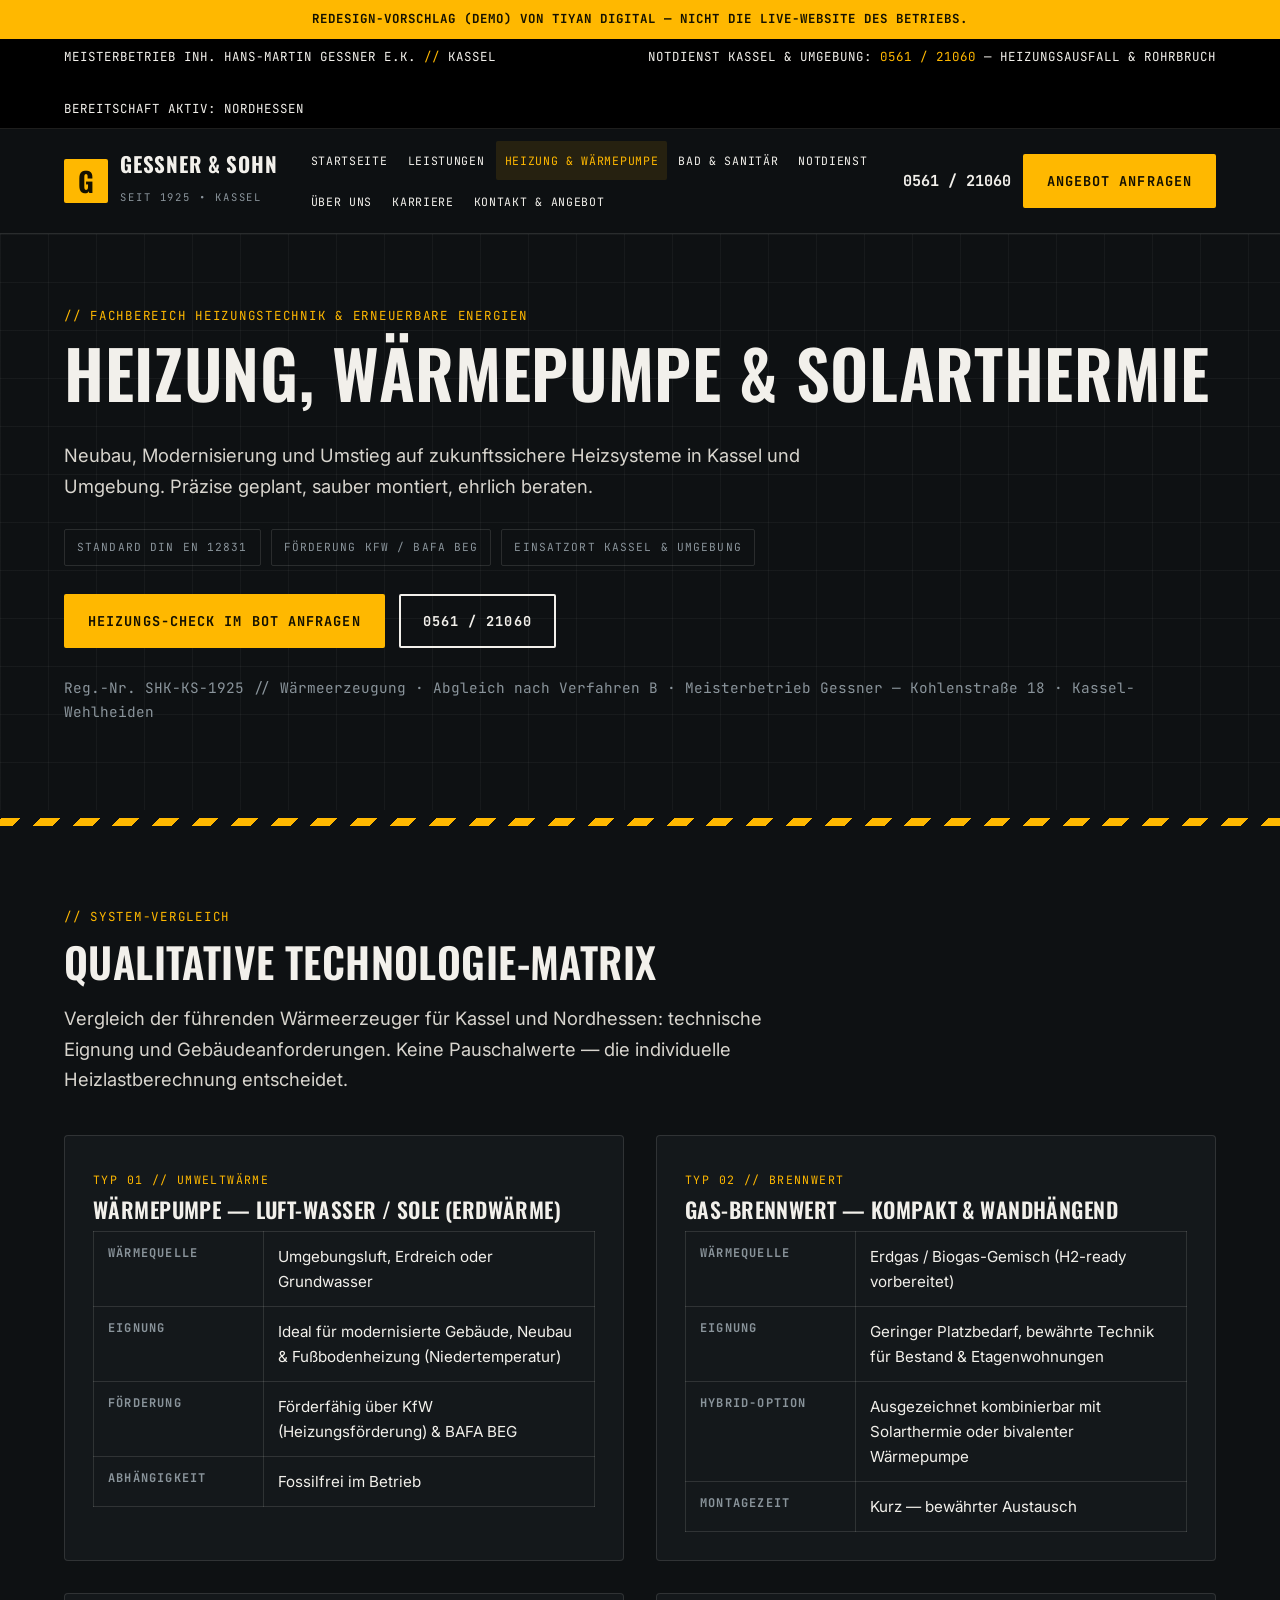
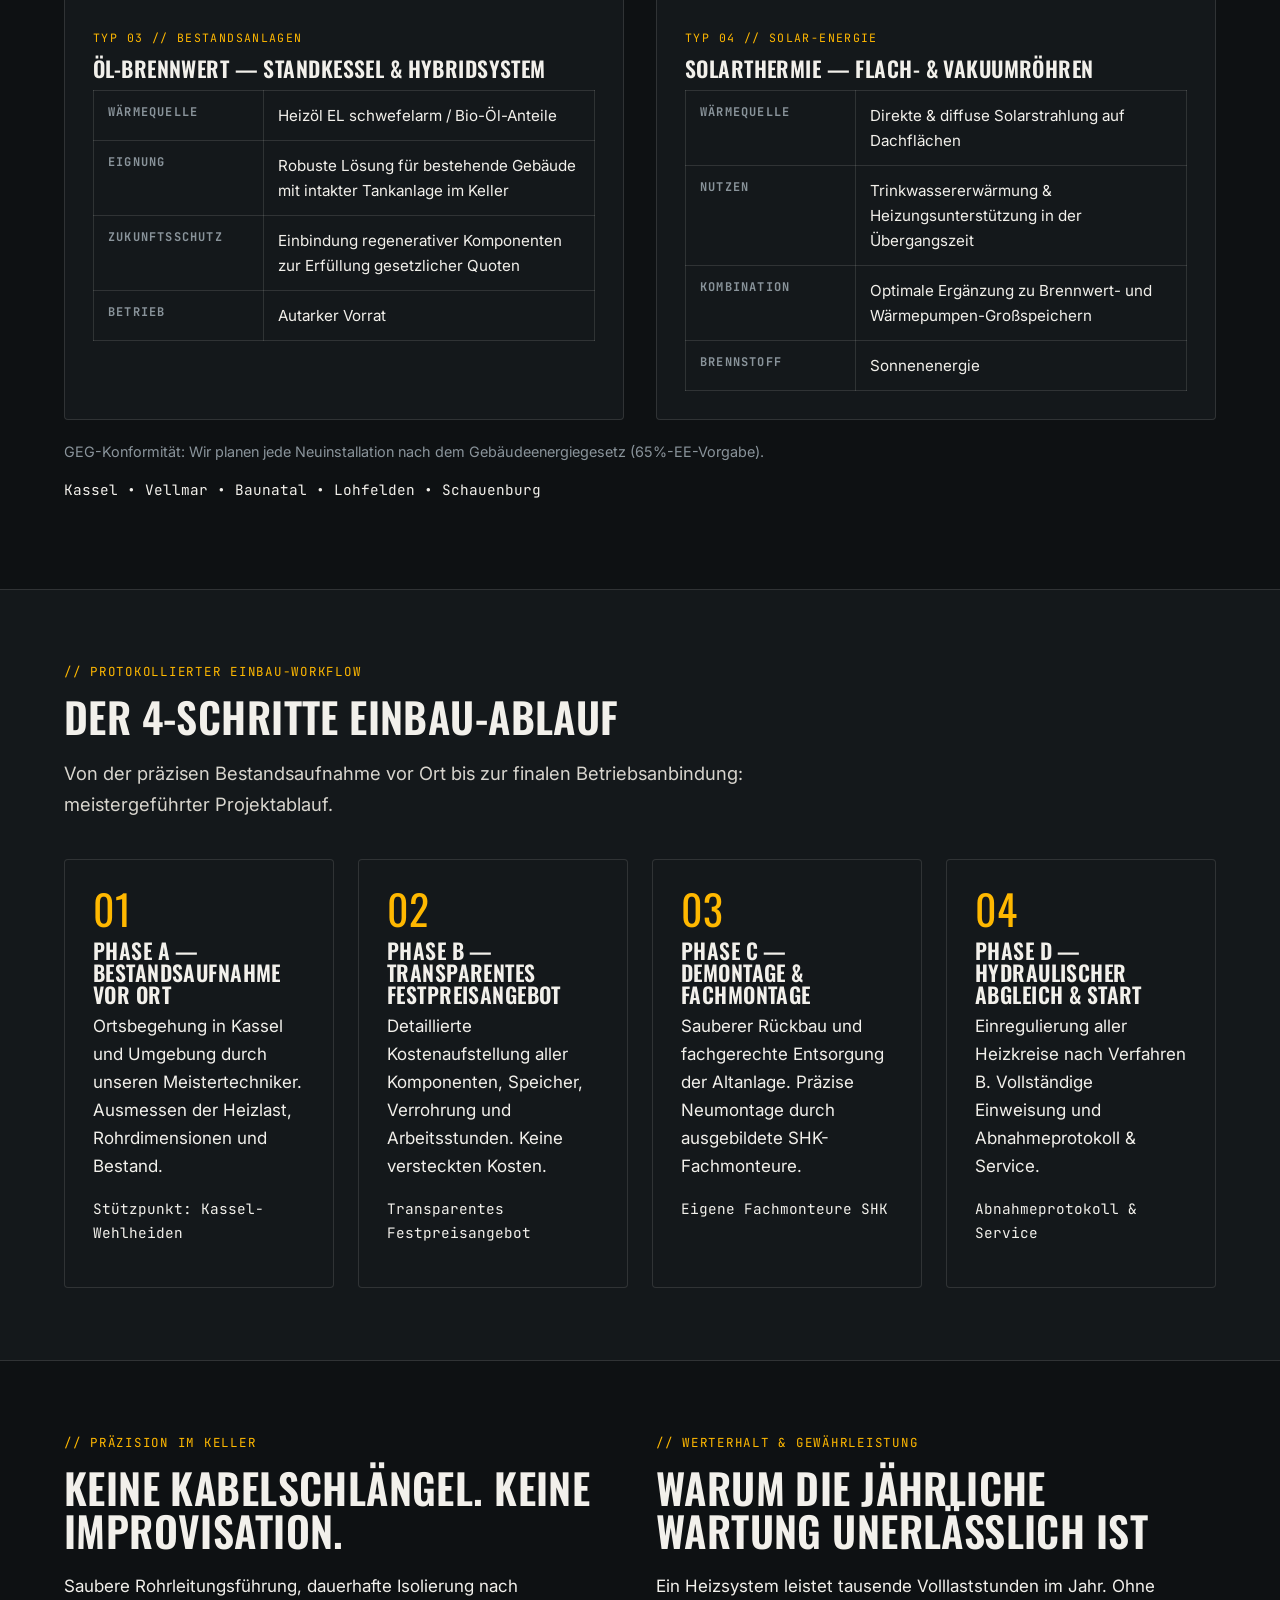
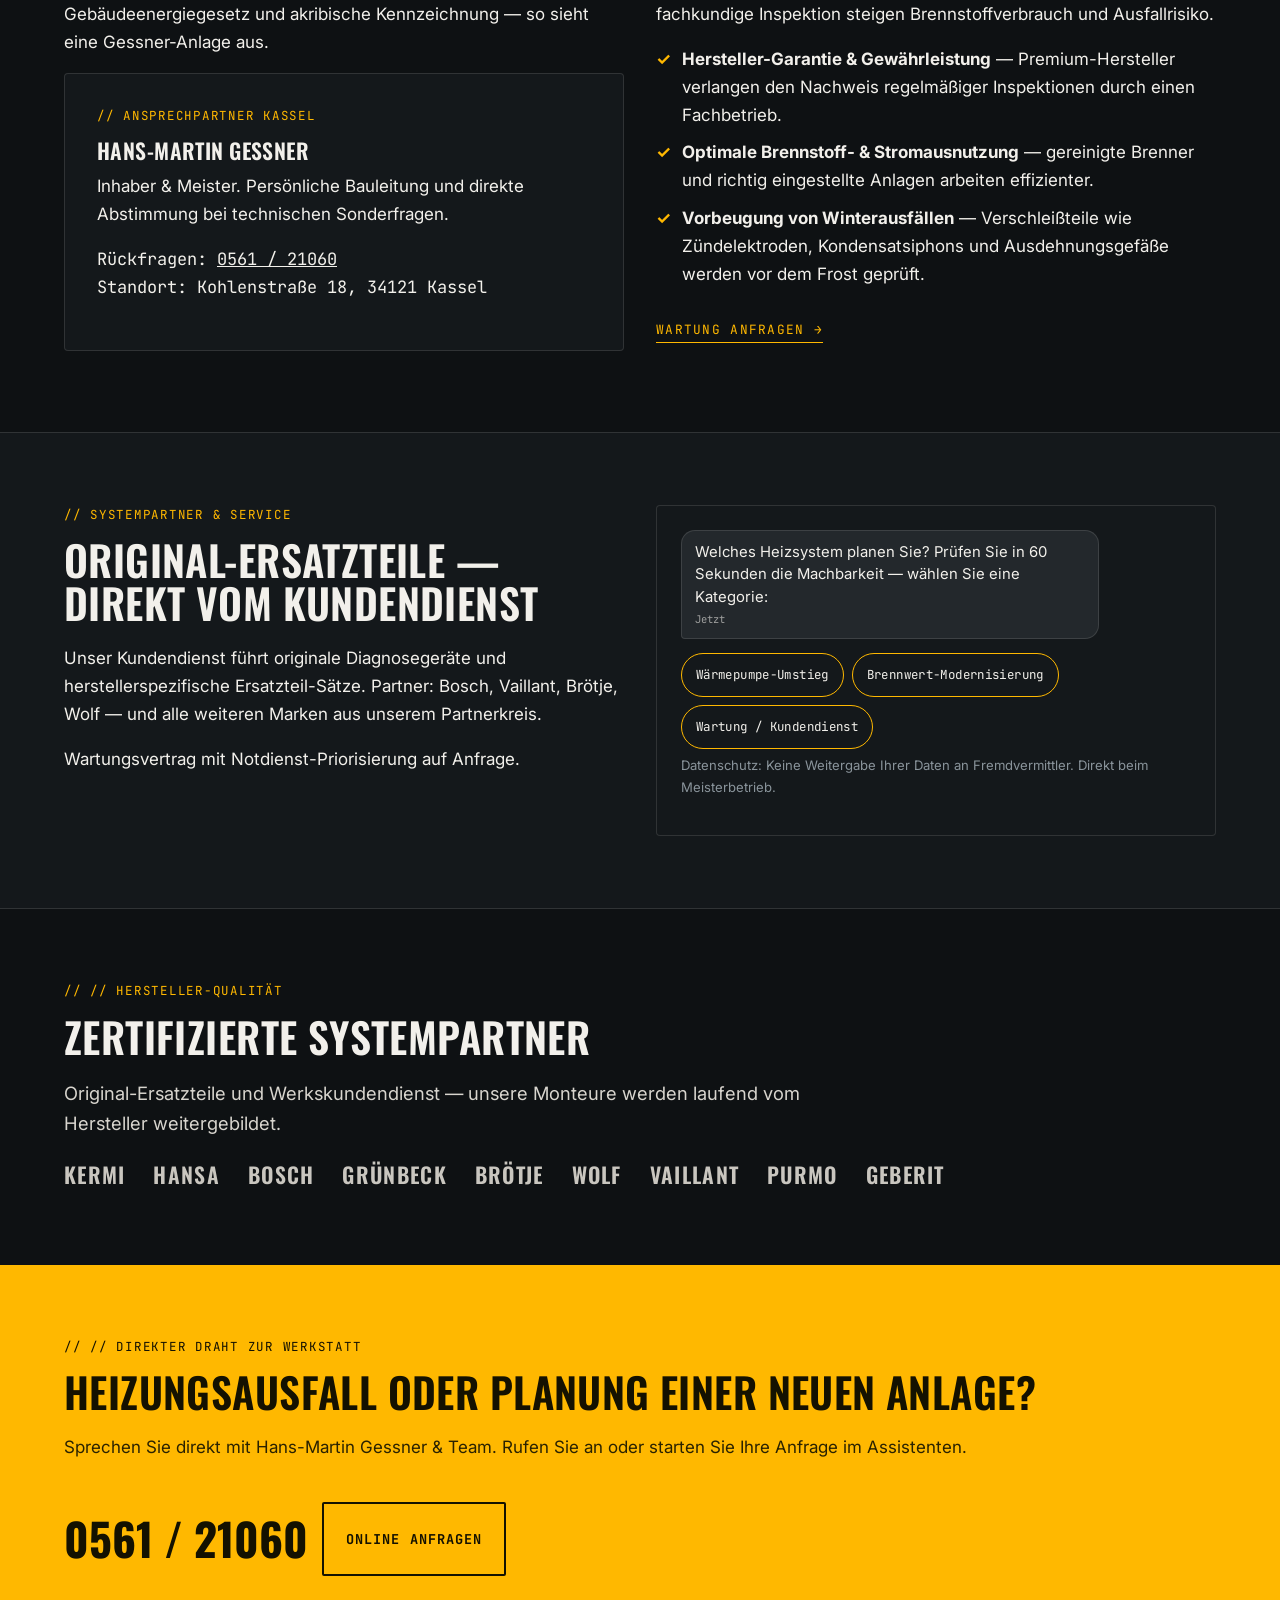
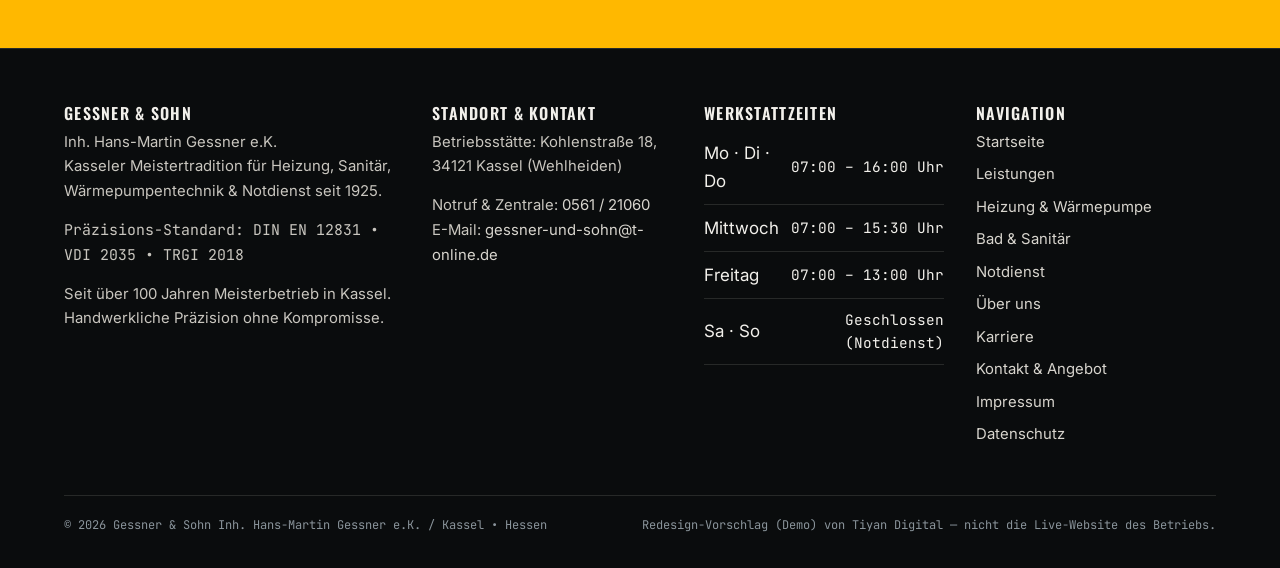
<file: heizung.html>
<!DOCTYPE html>
<html lang="de">
<head>
<meta charset="utf-8">
<meta name="viewport" content="width=device-width, initial-scale=1">
<title>Heizung & Wärmepumpe — Gessner &amp; Sohn, Kassel</title>
<meta name="description" content="Heizung, Wärmepumpe & Solarthermie in Kassel: Gas- und Öl-Brennwert, Luft-Wasser- und Sole-Wärmepumpen, Wartung — Gessner & Sohn.">
<link rel="preconnect" href="https://fonts.googleapis.com">
<link rel="preconnect" href="https://fonts.gstatic.com" crossorigin>
<link href="https://fonts.googleapis.com/css2?family=Oswald:wght@500;600;700&family=Inter:wght@400;500;600;700&family=JetBrains+Mono:wght@400;500;700&display=swap" rel="stylesheet">
<link rel="stylesheet" href="assets/css/style.css">
</head>
<body>
<div class="demo-badge">Redesign-Vorschlag (Demo) von Tiyan Digital — nicht die Live-Website des Betriebs.</div>
<div class="ticker"><div class="wrap">
<span>Meisterbetrieb Inh. Hans-Martin Gessner e.K. <span class="dot">//</span> Kassel</span>
<span>Notdienst Kassel &amp; Umgebung: <a href="tel:+4956121060">0561 / 21060</a> — Heizungsausfall &amp; Rohrbruch</span>
<span>Bereitschaft aktiv: Nordhessen</span>
</div></div>
<header class="site-header"><div class="wrap header-inner">
<a class="brand" href="index.html" aria-label="Gessner und Sohn — Startseite">
<span class="brand-mark" aria-hidden="true">G</span>
<span><span class="brand-name">Gessner &amp; Sohn</span><br>
<span class="brand-sub">SEIT 1925 • KASSEL</span></span></a>
<button class="nav-toggle" type="button" aria-expanded="false" aria-controls="main-nav">☰ Menü</button>
<nav class="main-nav" id="main-nav" aria-label="Hauptnavigation"><a href="index.html">Startseite</a><a href="leistungen.html">Leistungen</a><a href="heizung.html" aria-current="page">Heizung & Wärmepumpe</a><a href="bad.html">Bad & Sanitär</a><a href="notdienst.html">Notdienst</a><a href="ueber-uns.html">Über uns</a><a href="karriere.html">Karriere</a><a href="kontakt.html">Kontakt & Angebot</a></nav>
<div class="header-actions">
<a class="phone-link" href="tel:+4956121060">0561 / 21060</a>
<a class="btn btn-yellow" href="kontakt.html">Angebot anfragen</a>
</div></div></header>
<main>
<section class="blueprint"><div class="wrap">
<p class="eyebrow">Fachbereich Heizungstechnik &amp; Erneuerbare Energien</p>
<h1>Heizung, Wärmepumpe &amp; Solarthermie</h1>
<p class="lede">Neubau, Modernisierung und Umstieg auf zukunftssichere Heizsysteme in Kassel und Umgebung. Präzise geplant, sauber montiert, ehrlich beraten.</p>
<div class="schematic"><span>Standard DIN EN 12831</span><span>Förderung KfW / BAFA BEG</span><span>Einsatzort Kassel &amp; Umgebung</span></div>
<div class="hero-ctas">
<a class="btn btn-yellow" href="kontakt.html">Heizungs-Check im Bot anfragen</a>
<a class="btn btn-outline" href="tel:+4956121060">0561 / 21060</a></div>
<p class="mono small muted">Reg.-Nr. SHK-KS-1925 // Wärmeerzeugung · Abgleich nach Verfahren B · Meisterbetrieb Gessner — Kohlenstraße 18 · Kassel-Wehlheiden</p>
</div></section>
<hr class="hazard">
<section><div class="wrap">
<div class="section-head"><p class="eyebrow">System-Vergleich</p>
<h2>Qualitative Technologie-Matrix</h2>
<p class="lede">Vergleich der führenden Wärmeerzeuger für Kassel und Nordhessen: technische Eignung und Gebäudeanforderungen. Keine Pauschalwerte — die individuelle Heizlastberechnung entscheidet.</p></div>
<div class="grid-2">
<div class="card"><span class="tag">Typ 01 // Umweltwärme</span><h3>Wärmepumpe — Luft-Wasser / Sole (Erdwärme)</h3>
<table class="spec-table"><tr><th>Wärmequelle</th><td>Umgebungsluft, Erdreich oder Grundwasser</td></tr>
<tr><th>Eignung</th><td>Ideal für modernisierte Gebäude, Neubau &amp; Fußbodenheizung (Niedertemperatur)</td></tr>
<tr><th>Förderung</th><td>Förderfähig über KfW (Heizungsförderung) &amp; BAFA BEG</td></tr>
<tr><th>Abhängigkeit</th><td>Fossilfrei im Betrieb</td></tr></table></div>
<div class="card"><span class="tag">Typ 02 // Brennwert</span><h3>Gas-Brennwert — kompakt &amp; wandhängend</h3>
<table class="spec-table"><tr><th>Wärmequelle</th><td>Erdgas / Biogas-Gemisch (H2-ready vorbereitet)</td></tr>
<tr><th>Eignung</th><td>Geringer Platzbedarf, bewährte Technik für Bestand &amp; Etagenwohnungen</td></tr>
<tr><th>Hybrid-Option</th><td>Ausgezeichnet kombinierbar mit Solarthermie oder bivalenter Wärmepumpe</td></tr>
<tr><th>Montagezeit</th><td>Kurz — bewährter Austausch</td></tr></table></div>
<div class="card"><span class="tag">Typ 03 // Bestandsanlagen</span><h3>Öl-Brennwert — Standkessel &amp; Hybridsystem</h3>
<table class="spec-table"><tr><th>Wärmequelle</th><td>Heizöl EL schwefelarm / Bio-Öl-Anteile</td></tr>
<tr><th>Eignung</th><td>Robuste Lösung für bestehende Gebäude mit intakter Tankanlage im Keller</td></tr>
<tr><th>Zukunftsschutz</th><td>Einbindung regenerativer Komponenten zur Erfüllung gesetzlicher Quoten</td></tr>
<tr><th>Betrieb</th><td>Autarker Vorrat</td></tr></table></div>
<div class="card"><span class="tag">Typ 04 // Solar-Energie</span><h3>Solarthermie — Flach- &amp; Vakuumröhren</h3>
<table class="spec-table"><tr><th>Wärmequelle</th><td>Direkte &amp; diffuse Solarstrahlung auf Dachflächen</td></tr>
<tr><th>Nutzen</th><td>Trinkwassererwärmung &amp; Heizungsunterstützung in der Übergangszeit</td></tr>
<tr><th>Kombination</th><td>Optimale Ergänzung zu Brennwert- und Wärmepumpen-Großspeichern</td></tr>
<tr><th>Brennstoff</th><td>Sonnenenergie</td></tr></table></div>
</div>
<p class="small muted" style="margin-top:20px">GEG-Konformität: Wir planen jede Neuinstallation nach dem Gebäudeenergiegesetz (65%-EE-Vorgabe).</p>
<p class="mono small">Kassel • Vellmar • Baunatal • Lohfelden • Schauenburg</p>
</div></section>
<section class="band"><div class="wrap">
<div class="section-head"><p class="eyebrow">Protokollierter Einbau-Workflow</p>
<h2>Der 4-Schritte Einbau-Ablauf</h2>
<p class="lede">Von der präzisen Bestandsaufnahme vor Ort bis zur finalen Betriebsanbindung: meistergeführter Projektablauf.</p></div>
<div class="steps">
<div class="step"><div class="n">01</div><h3>Phase A — Bestandsaufnahme vor Ort</h3><p>Ortsbegehung in Kassel und Umgebung durch unseren Meistertechniker. Ausmessen der Heizlast, Rohrdimensionen und Bestand.</p><p class="mono small">Stützpunkt: Kassel-Wehlheiden</p></div>
<div class="step"><div class="n">02</div><h3>Phase B — Transparentes Festpreisangebot</h3><p>Detaillierte Kostenaufstellung aller Komponenten, Speicher, Verrohrung und Arbeitsstunden. Keine versteckten Kosten.</p><p class="mono small">Transparentes Festpreisangebot</p></div>
<div class="step"><div class="n">03</div><h3>Phase C — Demontage &amp; Fachmontage</h3><p>Sauberer Rückbau und fachgerechte Entsorgung der Altanlage. Präzise Neumontage durch ausgebildete SHK-Fachmonteure.</p><p class="mono small">Eigene Fachmonteure SHK</p></div>
<div class="step"><div class="n">04</div><h3>Phase D — Hydraulischer Abgleich &amp; Start</h3><p>Einregulierung aller Heizkreise nach Verfahren B. Vollständige Einweisung und Abnahmeprotokoll &amp; Service.</p><p class="mono small">Abnahmeprotokoll &amp; Service</p></div>
</div></div></section>
<section><div class="wrap grid-2">
<div><p class="eyebrow">Präzision im Keller</p>
<h2>Keine Kabelschlängel. Keine Improvisation.</h2>
<p>Saubere Rohrleitungsführung, dauerhafte Isolierung nach Gebäudeenergiegesetz und akribische Kennzeichnung — so sieht eine Gessner-Anlage aus.</p>
<div class="panel"><p class="eyebrow">Ansprechpartner Kassel</p>
<h3>Hans-Martin Gessner</h3>
<p>Inhaber &amp; Meister. Persönliche Bauleitung und direkte Abstimmung bei technischen Sonderfragen.</p>
<p class="mono">Rückfragen: <a href="tel:+4956121060">0561 / 21060</a><br>Standort: Kohlenstraße 18, 34121 Kassel</p></div></div>
<div><p class="eyebrow">Werterhalt &amp; Gewährleistung</p>
<h2>Warum die jährliche Wartung unerlässlich ist</h2>
<p>Ein Heizsystem leistet tausende Volllaststunden im Jahr. Ohne fachkundige Inspektion steigen Brennstoffverbrauch und Ausfallrisiko.</p>
<ul class="check-list">
<li><strong>Hersteller-Garantie &amp; Gewährleistung</strong> — Premium-Hersteller verlangen den Nachweis regelmäßiger Inspektionen durch einen Fachbetrieb.</li>
<li><strong>Optimale Brennstoff- &amp; Stromausnutzung</strong> — gereinigte Brenner und richtig eingestellte Anlagen arbeiten effizienter.</li>
<li><strong>Vorbeugung von Winterausfällen</strong> — Verschleißteile wie Zündelektroden, Kondensatsiphons und Ausdehnungsgefäße werden vor dem Frost geprüft.</li>
</ul>
<p><a class="card-link" href="kontakt.html">Wartung anfragen →</a></p></div>
</div></section>
<section class="band"><div class="wrap grid-2">
<div><p class="eyebrow">Systempartner &amp; Service</p>
<h2>Original-Ersatzteile — direkt vom Kundendienst</h2>
<p>Unser Kundendienst führt originale Diagnosegeräte und herstellerspezifische Ersatzteil-Sätze. Partner: Bosch, Vaillant, Brötje, Wolf — und alle weiteren Marken aus unserem Partnerkreis.</p>
<p>Wartungsvertrag mit Notdienst-Priorisierung auf Anfrage.</p></div>
<div class="mini-bot">
<div class="chat" aria-live="polite">
<div class="msg bot">Welches Heizsystem planen Sie? Prüfen Sie in 60 Sekunden die Machbarkeit — wählen Sie eine Kategorie:<span class="time">Jetzt</span></div>
</div>
<div class="chips">
<button type="button" class="chip" data-reply="Wärmepumpe-Umstieg — wir prüfen Heizlast, Heizflächen und Fördermöglichkeiten bei einer Besichtigung." data-link="kontakt.html" data-link-label="Heizung anfragen →">Wärmepumpe-Umstieg</button>
<button type="button" class="chip" data-reply="Brennwert-Modernisierung — bewährter Austausch mit kurzer Montagezeit. Weiter zur Anfrage." data-link="kontakt.html" data-link-label="Heizung anfragen →">Brennwert-Modernisierung</button>
<button type="button" class="chip" data-reply="Wartung / Kundendienst — jährliche Prüfung nach Herstellervorgabe. Weiter zur Anfrage." data-link="kontakt.html" data-link-label="Wartung anfragen →">Wartung / Kundendienst</button>
</div>
<p class="hint">Datenschutz: Keine Weitergabe Ihrer Daten an Fremdvermittler. Direkt beim Meisterbetrieb.</p></div>
</div></section>
<section><div class="wrap">
<p class="eyebrow">// Hersteller-Qualität</p>
<h2>Zertifizierte Systempartner</h2>
<p class="lede">Original-Ersatzteile und Werkskundendienst — unsere Monteure werden laufend vom Hersteller weitergebildet.</p>
<div class="partner-strip" role="list">
<span role="listitem">Kermi</span><span role="listitem">Hansa</span><span role="listitem">Bosch</span>
<span role="listitem">Grünbeck</span><span role="listitem">Brötje</span><span role="listitem">Wolf</span>
<span role="listitem">Vaillant</span><span role="listitem">Purmo</span><span role="listitem">Geberit</span>
</div></div></section><section class="band-yellow"><div class="wrap call-band">
<div><p class="eyebrow" style="color:#141100">// Direkter Draht zur Werkstatt</p>
<h2>Heizungsausfall oder Planung einer neuen Anlage?</h2>
<p>Sprechen Sie direkt mit Hans-Martin Gessner &amp; Team. Rufen Sie an oder starten Sie Ihre Anfrage im Assistenten.</p></div>
<div style="display:flex;gap:14px;flex-wrap:wrap">
<a class="call-band big-phone" href="tel:+4956121060">0561 / 21060</a>
<a class="btn btn-outline" href="kontakt.html">Online anfragen</a></div>
</div></section>
</main>
<footer class="site-footer"><div class="wrap">
<div class="footer-grid">
<div>
<h3>Gessner &amp; Sohn</h3>
<p>Inh. Hans-Martin Gessner e.K.<br>Kasseler Meistertradition für Heizung, Sanitär, Wärmepumpentechnik &amp; Notdienst seit 1925.</p>
<p class="mono small">Präzisions-Standard: DIN EN 12831 • VDI 2035 • TRGI 2018</p>
<p>Seit über 100 Jahren Meisterbetrieb in Kassel. Handwerkliche Präzision ohne Kompromisse.</p>
</div>
<div>
<h3>Standort &amp; Kontakt</h3>
<p>Betriebsstätte: Kohlenstraße 18,<br>34121 Kassel (Wehlheiden)</p>
<p>Notruf &amp; Zentrale: <a href="tel:+4956121060">0561 / 21060</a><br>
E-Mail: <a href="mailto:gessner-und-sohn@t-online.de">gessner-und-sohn@t-online.de</a></p>
</div>
<div>
<h3>Werkstattzeiten</h3>
<table class="hours-table">
<tr><td>Mo · Di · Do</td><td>07:00 – 16:00 Uhr</td></tr>
<tr><td>Mittwoch</td><td>07:00 – 15:30 Uhr</td></tr>
<tr><td>Freitag</td><td>07:00 – 13:00 Uhr</td></tr>
<tr><td>Sa · So</td><td>Geschlossen (Notdienst)</td></tr>
</table>
</div>
<div>
<h3>Navigation</h3>
<ul>
<li><a href="index.html">Startseite</a></li>
<li><a href="leistungen.html">Leistungen</a></li>
<li><a href="heizung.html">Heizung &amp; Wärmepumpe</a></li>
<li><a href="bad.html">Bad &amp; Sanitär</a></li>
<li><a href="notdienst.html">Notdienst</a></li>
<li><a href="ueber-uns.html">Über uns</a></li>
<li><a href="karriere.html">Karriere</a></li>
<li><a href="kontakt.html">Kontakt &amp; Angebot</a></li>
<li><a href="rechtliches.html">Impressum</a></li>
<li><a href="rechtliches.html#datenschutz">Datenschutz</a></li>
</ul>
</div>
</div>
<div class="footer-bottom">
<span>© 2026 Gessner &amp; Sohn Inh. Hans-Martin Gessner e.K. / Kassel • Hessen</span>
<span>Redesign-Vorschlag (Demo) von Tiyan Digital — nicht die Live-Website des Betriebs.</span>
</div></div></footer>
<script src="assets/js/main.js" defer></script>
</body>
</html>
</file>
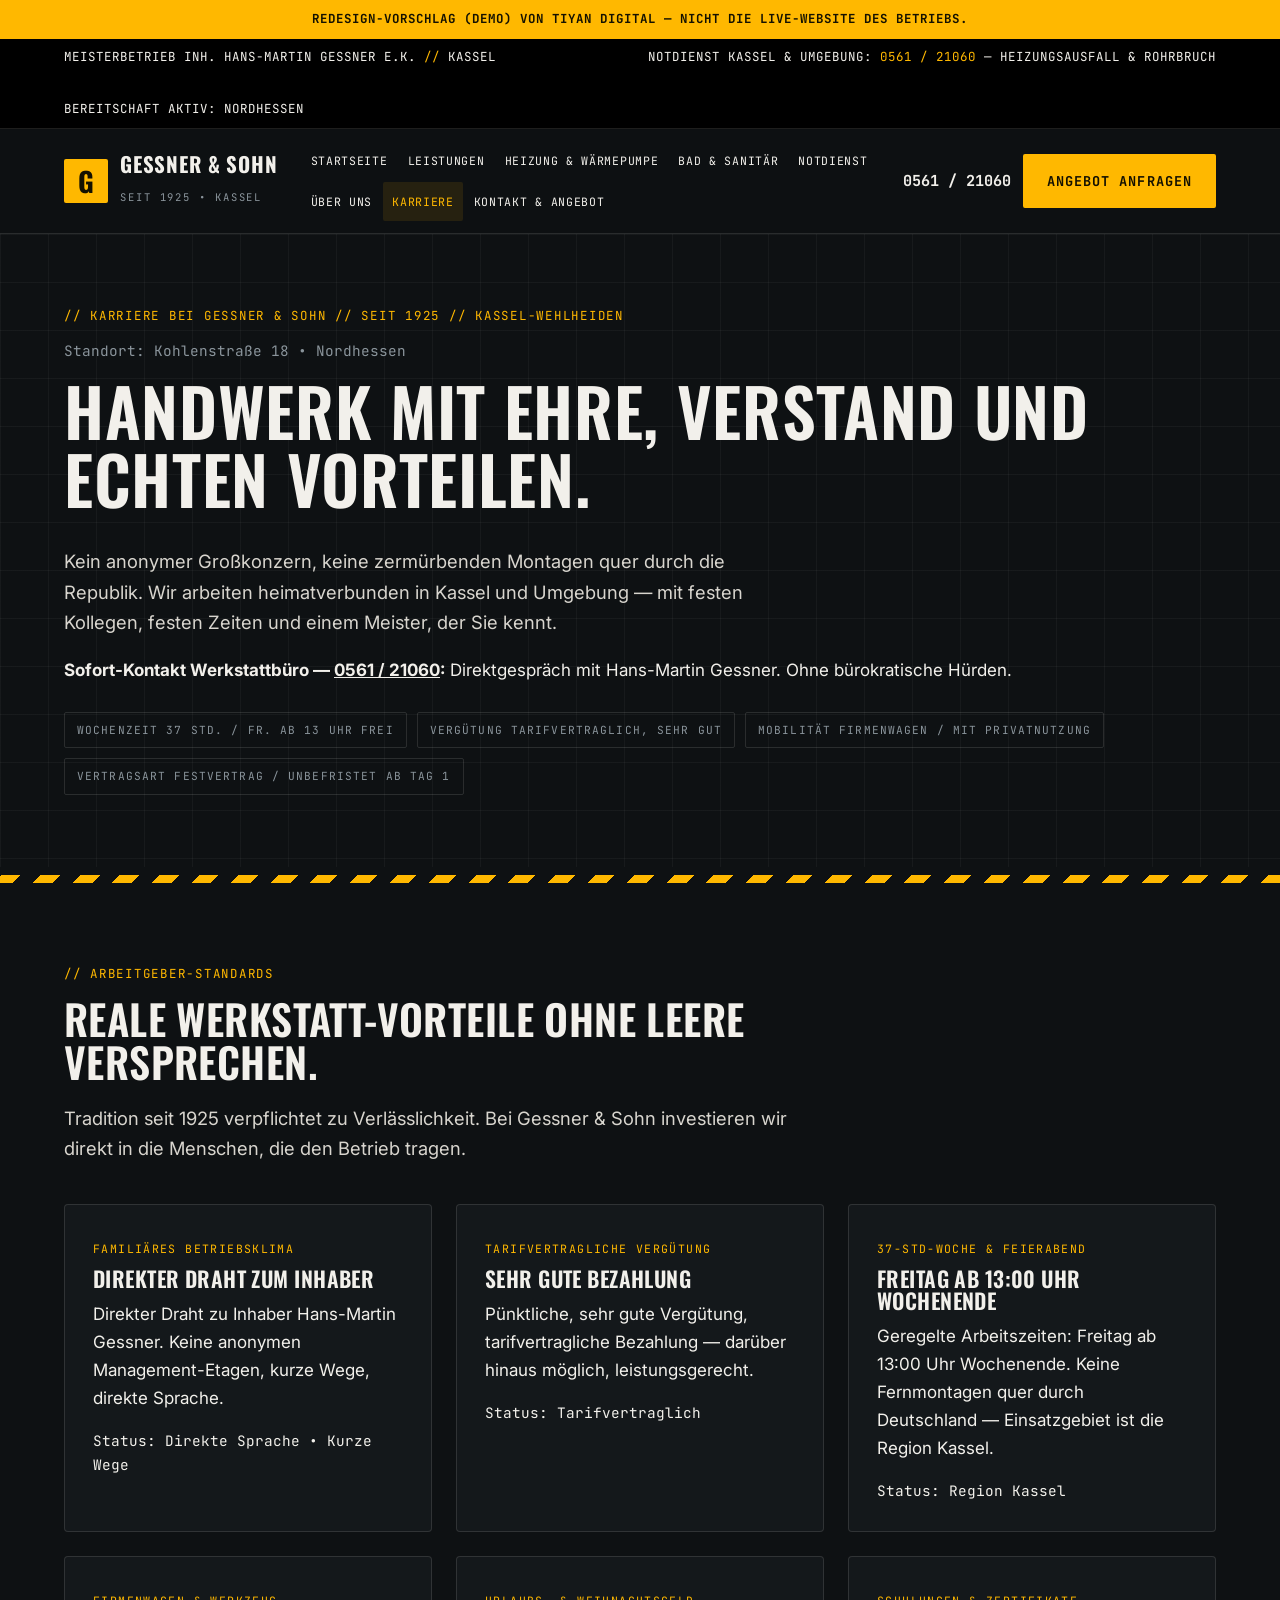
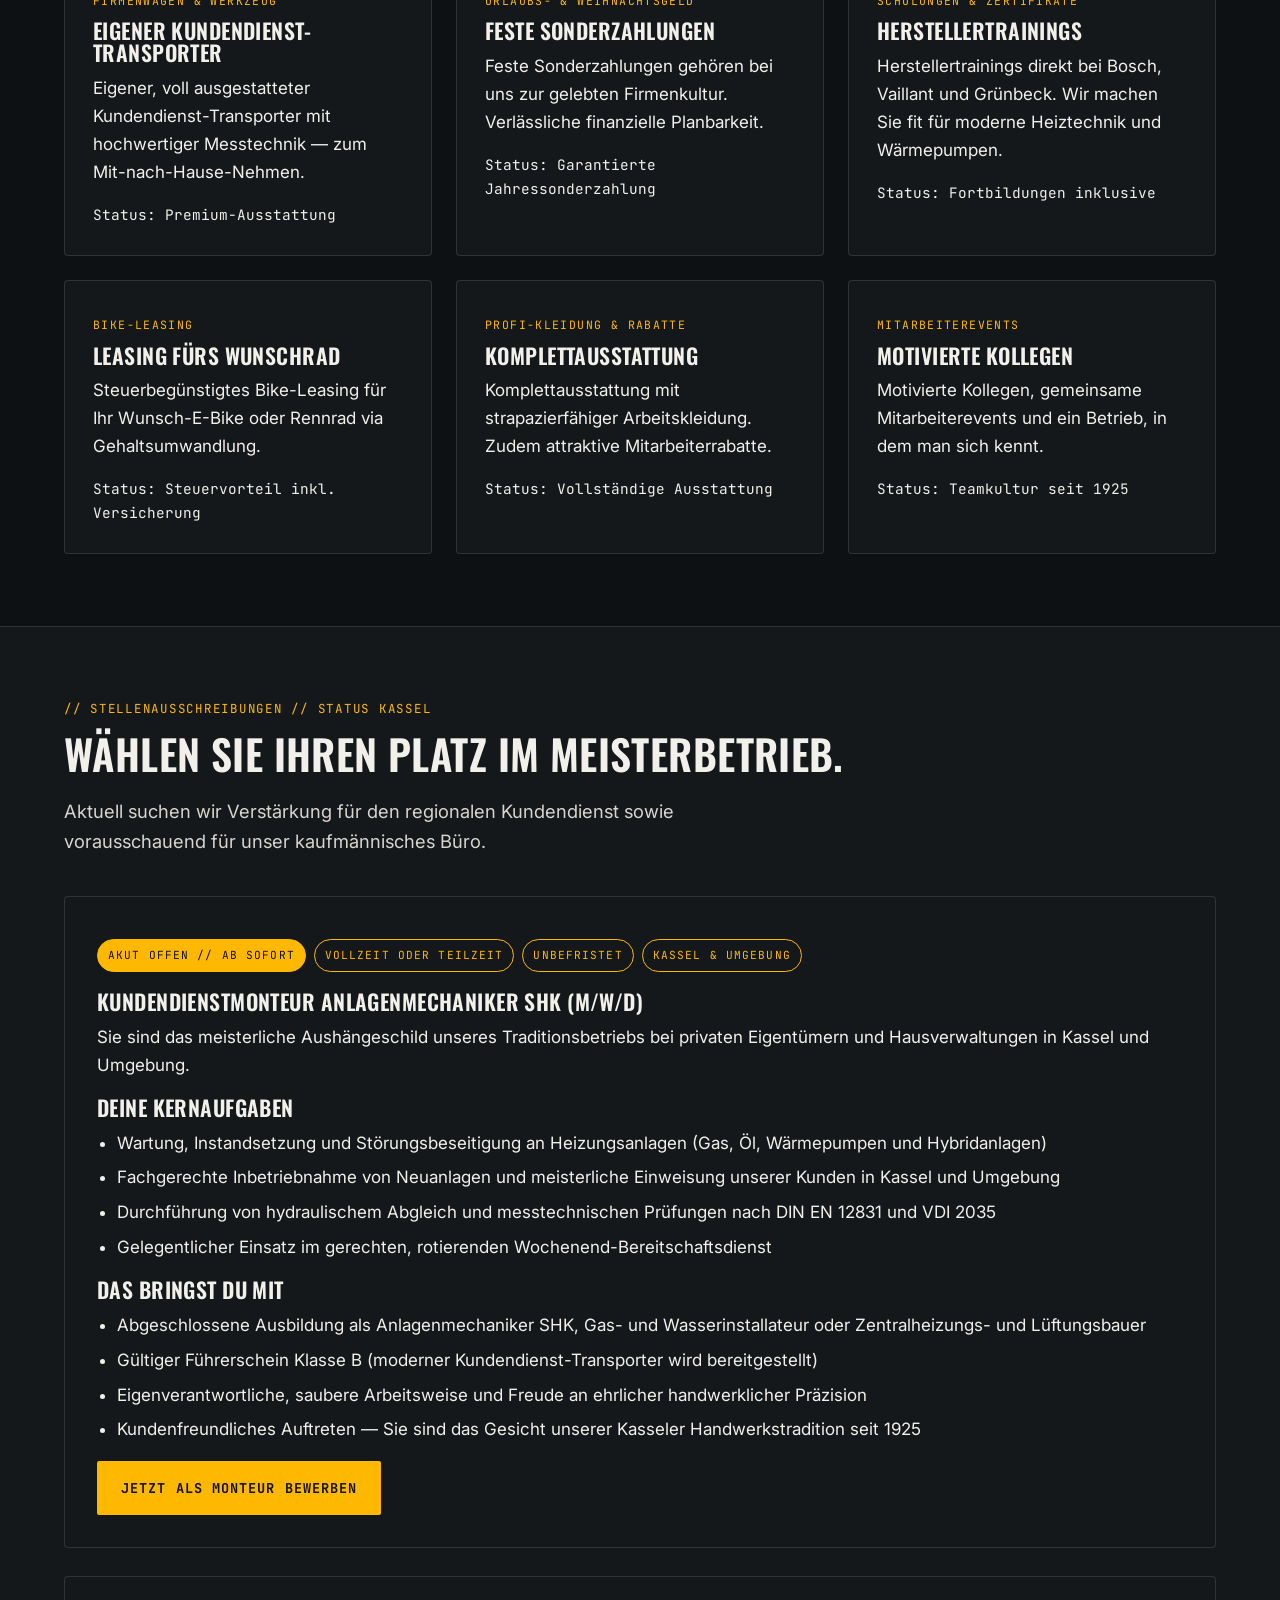
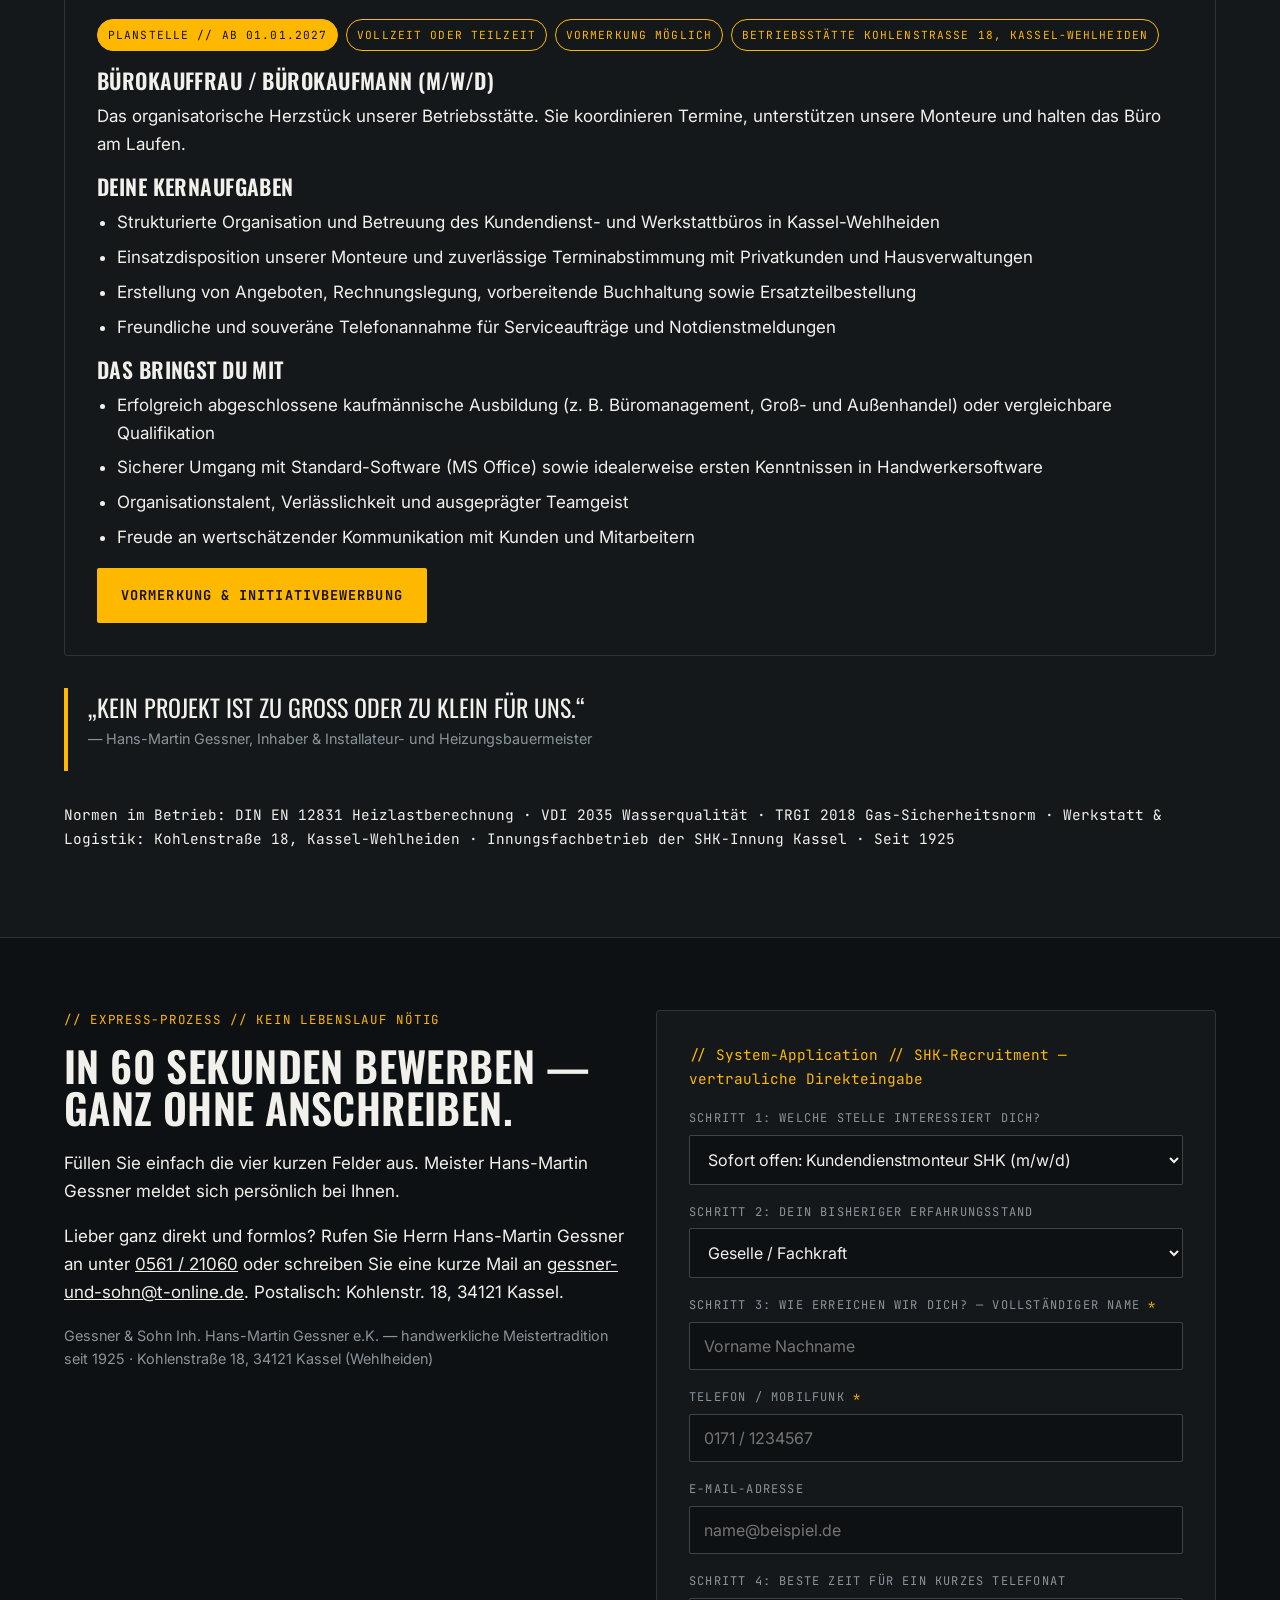
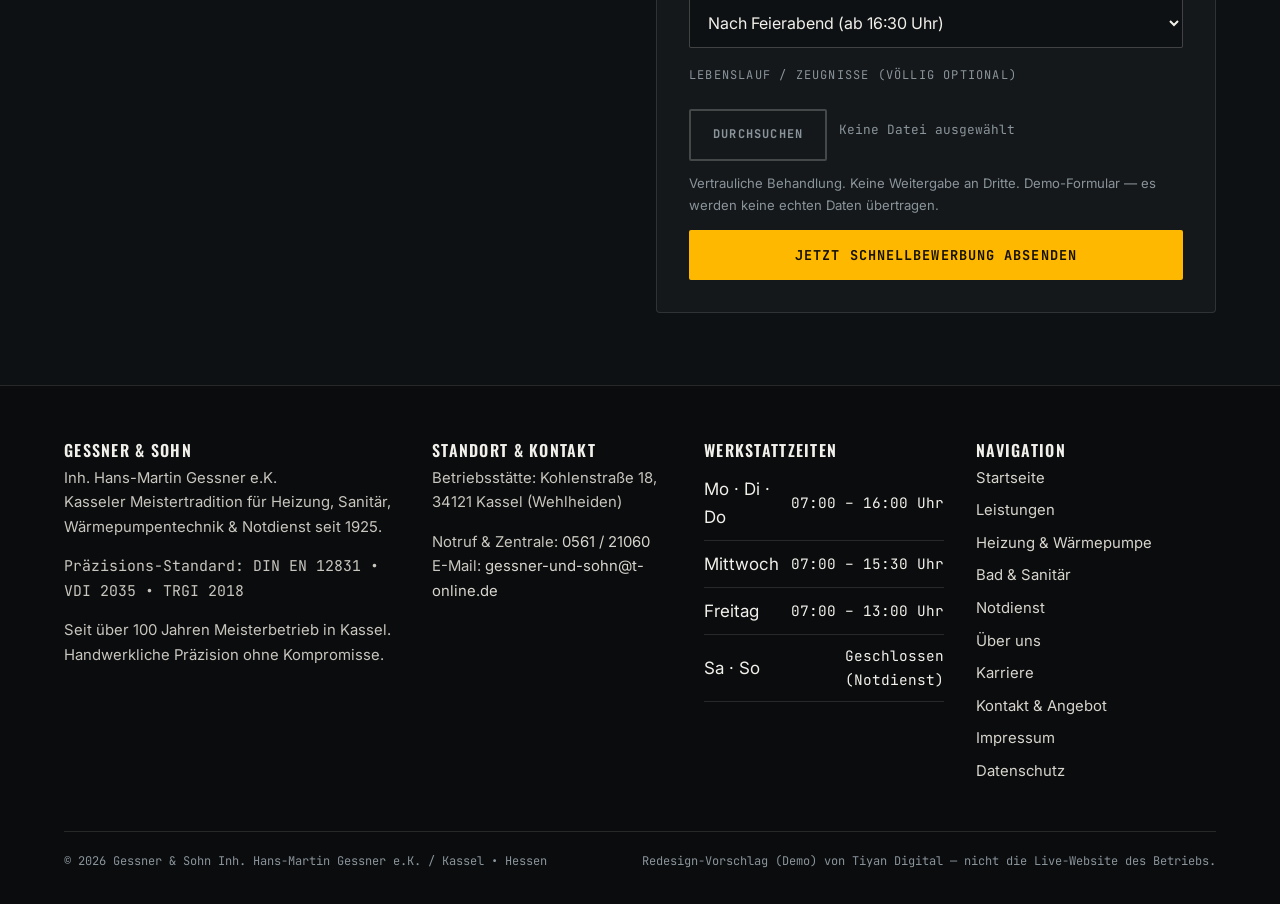
<file: karriere.html>
<!DOCTYPE html>
<html lang="de">
<head>
<meta charset="utf-8">
<meta name="viewport" content="width=device-width, initial-scale=1">
<title>Karriere & Jobs — Gessner &amp; Sohn, Kassel</title>
<meta name="description" content="Karriere bei Gessner & Sohn Kassel: Kundendienstmonteur SHK (m/w/d) ab sofort, Bürokauffrau/-mann (m/w/d) ab 01.01.2027.">
<link rel="preconnect" href="https://fonts.googleapis.com">
<link rel="preconnect" href="https://fonts.gstatic.com" crossorigin>
<link href="https://fonts.googleapis.com/css2?family=Oswald:wght@500;600;700&family=Inter:wght@400;500;600;700&family=JetBrains+Mono:wght@400;500;700&display=swap" rel="stylesheet">
<link rel="stylesheet" href="assets/css/style.css">
</head>
<body>
<div class="demo-badge">Redesign-Vorschlag (Demo) von Tiyan Digital — nicht die Live-Website des Betriebs.</div>
<div class="ticker"><div class="wrap">
<span>Meisterbetrieb Inh. Hans-Martin Gessner e.K. <span class="dot">//</span> Kassel</span>
<span>Notdienst Kassel &amp; Umgebung: <a href="tel:+4956121060">0561 / 21060</a> — Heizungsausfall &amp; Rohrbruch</span>
<span>Bereitschaft aktiv: Nordhessen</span>
</div></div>
<header class="site-header"><div class="wrap header-inner">
<a class="brand" href="index.html" aria-label="Gessner und Sohn — Startseite">
<span class="brand-mark" aria-hidden="true">G</span>
<span><span class="brand-name">Gessner &amp; Sohn</span><br>
<span class="brand-sub">SEIT 1925 • KASSEL</span></span></a>
<button class="nav-toggle" type="button" aria-expanded="false" aria-controls="main-nav">☰ Menü</button>
<nav class="main-nav" id="main-nav" aria-label="Hauptnavigation"><a href="index.html">Startseite</a><a href="leistungen.html">Leistungen</a><a href="heizung.html">Heizung & Wärmepumpe</a><a href="bad.html">Bad & Sanitär</a><a href="notdienst.html">Notdienst</a><a href="ueber-uns.html">Über uns</a><a href="karriere.html" aria-current="page">Karriere</a><a href="kontakt.html">Kontakt & Angebot</a></nav>
<div class="header-actions">
<a class="phone-link" href="tel:+4956121060">0561 / 21060</a>
<a class="btn btn-yellow" href="kontakt.html">Angebot anfragen</a>
</div></div></header>
<main>
<section class="blueprint"><div class="wrap">
<p class="eyebrow">Karriere bei Gessner &amp; Sohn // Seit 1925 // Kassel-Wehlheiden</p>
<p class="mono small muted">Standort: Kohlenstraße 18 • Nordhessen</p>
<h1>Handwerk mit Ehre, Verstand und echten Vorteilen.</h1>
<p class="lede">Kein anonymer Großkonzern, keine zermürbenden Montagen quer durch die Republik. Wir arbeiten heimatverbunden in Kassel und Umgebung — mit festen Kollegen, festen Zeiten und einem Meister, der Sie kennt.</p>
<p><strong>Sofort-Kontakt Werkstattbüro — <a href="tel:+4956121060">0561 / 21060</a>:</strong> Direktgespräch mit Hans-Martin Gessner. Ohne bürokratische Hürden.</p>
<div class="schematic">
<span>Wochenzeit 37 Std. / Fr. ab 13 Uhr frei</span>
<span>Vergütung tarifvertraglich, sehr gut</span>
<span>Mobilität Firmenwagen / mit Privatnutzung</span>
<span>Vertragsart Festvertrag / unbefristet ab Tag 1</span>
</div></div></section>
<hr class="hazard">
<section><div class="wrap">
<div class="section-head"><p class="eyebrow">Arbeitgeber-Standards</p>
<h2>Reale Werkstatt-Vorteile ohne leere Versprechen.</h2>
<p class="lede">Tradition seit 1925 verpflichtet zu Verlässlichkeit. Bei Gessner &amp; Sohn investieren wir direkt in die Menschen, die den Betrieb tragen.</p></div>
<div class="grid-3">
<div class="card benefit"><span class="tag">Familiäres Betriebsklima</span><h3>Direkter Draht zum Inhaber</h3><p>Direkter Draht zu Inhaber Hans-Martin Gessner. Keine anonymen Management-Etagen, kurze Wege, direkte Sprache.</p><p class="mono small">Status: Direkte Sprache • Kurze Wege</p></div>
<div class="card benefit"><span class="tag">Tarifvertragliche Vergütung</span><h3>Sehr gute Bezahlung</h3><p>Pünktliche, sehr gute Vergütung, tarifvertragliche Bezahlung — darüber hinaus möglich, leistungsgerecht.</p><p class="mono small">Status: Tarifvertraglich</p></div>
<div class="card benefit"><span class="tag">37-Std-Woche &amp; Feierabend</span><h3>Freitag ab 13:00 Uhr Wochenende</h3><p>Geregelte Arbeitszeiten: Freitag ab 13:00 Uhr Wochenende. Keine Fernmontagen quer durch Deutschland — Einsatzgebiet ist die Region Kassel.</p><p class="mono small">Status: Region Kassel</p></div>
<div class="card benefit"><span class="tag">Firmenwagen &amp; Werkzeug</span><h3>Eigener Kundendienst-Transporter</h3><p>Eigener, voll ausgestatteter Kundendienst-Transporter mit hochwertiger Messtechnik — zum Mit-nach-Hause-Nehmen.</p><p class="mono small">Status: Premium-Ausstattung</p></div>
<div class="card benefit"><span class="tag">Urlaubs- &amp; Weihnachtsgeld</span><h3>Feste Sonderzahlungen</h3><p>Feste Sonderzahlungen gehören bei uns zur gelebten Firmenkultur. Verlässliche finanzielle Planbarkeit.</p><p class="mono small">Status: Garantierte Jahressonderzahlung</p></div>
<div class="card benefit"><span class="tag">Schulungen &amp; Zertifikate</span><h3>Herstellertrainings</h3><p>Herstellertrainings direkt bei Bosch, Vaillant und Grünbeck. Wir machen Sie fit für moderne Heiztechnik und Wärmepumpen.</p><p class="mono small">Status: Fortbildungen inklusive</p></div>
<div class="card benefit"><span class="tag">Bike-Leasing</span><h3>Leasing fürs Wunschrad</h3><p>Steuerbegünstigtes Bike-Leasing für Ihr Wunsch-E-Bike oder Rennrad via Gehaltsumwandlung.</p><p class="mono small">Status: Steuervorteil inkl. Versicherung</p></div>
<div class="card benefit"><span class="tag">Profi-Kleidung &amp; Rabatte</span><h3>Komplettausstattung</h3><p>Komplettausstattung mit strapazierfähiger Arbeitskleidung. Zudem attraktive Mitarbeiterrabatte.</p><p class="mono small">Status: Vollständige Ausstattung</p></div>
<div class="card benefit"><span class="tag">Mitarbeiterevents</span><h3>Motivierte Kollegen</h3><p>Motivierte Kollegen, gemeinsame Mitarbeiterevents und ein Betrieb, in dem man sich kennt.</p><p class="mono small">Status: Teamkultur seit 1925</p></div>
</div></div></section>
<section class="band"><div class="wrap">
<div class="section-head"><p class="eyebrow">Stellenausschreibungen // Status Kassel</p>
<h2>Wählen Sie Ihren Platz im Meisterbetrieb.</h2>
<p class="lede">Aktuell suchen wir Verstärkung für den regionalen Kundendienst sowie vorausschauend für unser kaufmännisches Büro.</p></div>
<div class="job">
<div class="meta"><span class="pill solid">Akut offen // Ab sofort</span><span class="pill">Vollzeit oder Teilzeit</span><span class="pill">Unbefristet</span><span class="pill">Kassel &amp; Umgebung</span></div>
<h3>Kundendienstmonteur Anlagenmechaniker SHK (m/w/d)</h3>
<p>Sie sind das meisterliche Aushängeschild unseres Traditionsbetriebs bei privaten Eigentümern und Hausverwaltungen in Kassel und Umgebung.</p>
<h3>Deine Kernaufgaben</h3>
<ul>
<li>Wartung, Instandsetzung und Störungsbeseitigung an Heizungsanlagen (Gas, Öl, Wärmepumpen und Hybridanlagen)</li>
<li>Fachgerechte Inbetriebnahme von Neuanlagen und meisterliche Einweisung unserer Kunden in Kassel und Umgebung</li>
<li>Durchführung von hydraulischem Abgleich und messtechnischen Prüfungen nach DIN EN 12831 und VDI 2035</li>
<li>Gelegentlicher Einsatz im gerechten, rotierenden Wochenend-Bereitschaftsdienst</li>
</ul>
<h3>Das bringst du mit</h3>
<ul>
<li>Abgeschlossene Ausbildung als Anlagenmechaniker SHK, Gas- und Wasserinstallateur oder Zentralheizungs- und Lüftungsbauer</li>
<li>Gültiger Führerschein Klasse B (moderner Kundendienst-Transporter wird bereitgestellt)</li>
<li>Eigenverantwortliche, saubere Arbeitsweise und Freude an ehrlicher handwerklicher Präzision</li>
<li>Kundenfreundliches Auftreten — Sie sind das Gesicht unserer Kasseler Handwerkstradition seit 1925</li>
</ul>
<a class="btn btn-yellow" href="#bewerbung">Jetzt als Monteur bewerben</a>
</div>
<div class="job">
<div class="meta"><span class="pill solid">Planstelle // Ab 01.01.2027</span><span class="pill">Vollzeit oder Teilzeit</span><span class="pill">Vormerkung möglich</span><span class="pill">Betriebsstätte Kohlenstraße 18, Kassel-Wehlheiden</span></div>
<h3>Bürokauffrau / Bürokaufmann (m/w/d)</h3>
<p>Das organisatorische Herzstück unserer Betriebsstätte. Sie koordinieren Termine, unterstützen unsere Monteure und halten das Büro am Laufen.</p>
<h3>Deine Kernaufgaben</h3>
<ul>
<li>Strukturierte Organisation und Betreuung des Kundendienst- und Werkstattbüros in Kassel-Wehlheiden</li>
<li>Einsatzdisposition unserer Monteure und zuverlässige Terminabstimmung mit Privatkunden und Hausverwaltungen</li>
<li>Erstellung von Angeboten, Rechnungslegung, vorbereitende Buchhaltung sowie Ersatzteilbestellung</li>
<li>Freundliche und souveräne Telefonannahme für Serviceaufträge und Notdienstmeldungen</li>
</ul>
<h3>Das bringst du mit</h3>
<ul>
<li>Erfolgreich abgeschlossene kaufmännische Ausbildung (z. B. Büromanagement, Groß- und Außenhandel) oder vergleichbare Qualifikation</li>
<li>Sicherer Umgang mit Standard-Software (MS Office) sowie idealerweise ersten Kenntnissen in Handwerkersoftware</li>
<li>Organisationstalent, Verlässlichkeit und ausgeprägter Teamgeist</li>
<li>Freude an wertschätzender Kommunikation mit Kunden und Mitarbeitern</li>
</ul>
<a class="btn btn-yellow" href="#bewerbung">Vormerkung &amp; Initiativbewerbung</a>
</div>
<div class="quote-block"><blockquote>„Kein Projekt ist zu groß oder zu klein für uns.“</blockquote>
<p class="small muted">— Hans-Martin Gessner, Inhaber &amp; Installateur- und Heizungsbauermeister</p></div>
<p class="mono small">Normen im Betrieb: DIN EN 12831 Heizlastberechnung · VDI 2035 Wasserqualität · TRGI 2018 Gas-Sicherheitsnorm · Werkstatt &amp; Logistik: Kohlenstraße 18, Kassel-Wehlheiden · Innungsfachbetrieb der SHK-Innung Kassel · Seit 1925</p>
</div></section>
<section id="bewerbung"><div class="wrap grid-2">
<div>
<p class="eyebrow">Express-Prozess // Kein Lebenslauf nötig</p>
<h2>In 60 Sekunden bewerben — ganz ohne Anschreiben.</h2>
<p>Füllen Sie einfach die vier kurzen Felder aus. Meister Hans-Martin Gessner meldet sich persönlich bei Ihnen.</p>
<p>Lieber ganz direkt und formlos? Rufen Sie Herrn Hans-Martin Gessner an unter <a href="tel:+4956121060">0561 / 21060</a> oder schreiben Sie eine kurze Mail an <a href="mailto:gessner-und-sohn@t-online.de">gessner-und-sohn@t-online.de</a>. Postalisch: Kohlenstr. 18, 34121 Kassel.</p>
<p class="small muted">Gessner &amp; Sohn Inh. Hans-Martin Gessner e.K. — handwerkliche Meistertradition seit 1925 · Kohlenstraße 18, 34121 Kassel (Wehlheiden)</p>
</div>
<form class="demo-form panel" action="#" method="post">
<p class="mono small" style="color:var(--yellow)">// System-Application // SHK-Recruitment — vertrauliche Direkteingabe</p>
<label for="bw-stelle">Schritt 1: Welche Stelle interessiert dich?</label>
<select id="bw-stelle" name="stelle">
<option>Sofort offen: Kundendienstmonteur SHK (m/w/d)</option>
<option>Ab 01.01.2027: Bürokauffrau / Bürokaufmann (m/w/d)</option>
<option>Flexibel: Initiativbewerbung</option>
</select>
<label for="bw-erfahrung">Schritt 2: Dein bisheriger Erfahrungsstand</label>
<select id="bw-erfahrung" name="erfahrung">
<option>Geselle / Fachkraft</option>
<option>Meister / Techniker</option>
<option>Quereinsteiger</option>
<option>Berufsanfänger</option>
</select>
<label for="bw-name">Schritt 3: Wie erreichen wir dich? — Vollständiger Name <span class="req">*</span></label>
<input type="text" id="bw-name" name="name" placeholder="Vorname Nachname" required>
<label for="bw-tel">Telefon / Mobilfunk <span class="req">*</span></label>
<input type="tel" id="bw-tel" name="telefon" placeholder="0171 / 1234567" required>
<label for="bw-mail">E-Mail-Adresse</label>
<input type="email" id="bw-mail" name="email" placeholder="name@beispiel.de">
<label for="bw-zeit">Schritt 4: Beste Zeit für ein kurzes Telefonat</label>
<select id="bw-zeit" name="zeit">
<option selected>Nach Feierabend (ab 16:30 Uhr)</option>
<option>Morgens (07:00 – 09:00 Uhr)</option>
<option>Mittags (12:00 – 14:00 Uhr)</option>
<option>Jederzeit erreichbar</option>
</select>
<label for="bw-file">Lebenslauf / Zeugnisse (völlig optional)</label>
<div class="file-row"><label for="bw-file" class="btn btn-ghost" style="cursor:pointer">Durchsuchen</label>
<input type="file" id="bw-file" name="lebenslauf" class="visually-hidden"><span class="file-name">Keine Datei ausgewählt</span></div>
<p class="hint">Vertrauliche Behandlung. Keine Weitergabe an Dritte. Demo-Formular — es werden keine echten Daten übertragen.</p>
<button class="btn btn-yellow btn-block" type="submit">Jetzt Schnellbewerbung absenden</button>
</form>
</div></section>
</main>
<footer class="site-footer"><div class="wrap">
<div class="footer-grid">
<div>
<h3>Gessner &amp; Sohn</h3>
<p>Inh. Hans-Martin Gessner e.K.<br>Kasseler Meistertradition für Heizung, Sanitär, Wärmepumpentechnik &amp; Notdienst seit 1925.</p>
<p class="mono small">Präzisions-Standard: DIN EN 12831 • VDI 2035 • TRGI 2018</p>
<p>Seit über 100 Jahren Meisterbetrieb in Kassel. Handwerkliche Präzision ohne Kompromisse.</p>
</div>
<div>
<h3>Standort &amp; Kontakt</h3>
<p>Betriebsstätte: Kohlenstraße 18,<br>34121 Kassel (Wehlheiden)</p>
<p>Notruf &amp; Zentrale: <a href="tel:+4956121060">0561 / 21060</a><br>
E-Mail: <a href="mailto:gessner-und-sohn@t-online.de">gessner-und-sohn@t-online.de</a></p>
</div>
<div>
<h3>Werkstattzeiten</h3>
<table class="hours-table">
<tr><td>Mo · Di · Do</td><td>07:00 – 16:00 Uhr</td></tr>
<tr><td>Mittwoch</td><td>07:00 – 15:30 Uhr</td></tr>
<tr><td>Freitag</td><td>07:00 – 13:00 Uhr</td></tr>
<tr><td>Sa · So</td><td>Geschlossen (Notdienst)</td></tr>
</table>
</div>
<div>
<h3>Navigation</h3>
<ul>
<li><a href="index.html">Startseite</a></li>
<li><a href="leistungen.html">Leistungen</a></li>
<li><a href="heizung.html">Heizung &amp; Wärmepumpe</a></li>
<li><a href="bad.html">Bad &amp; Sanitär</a></li>
<li><a href="notdienst.html">Notdienst</a></li>
<li><a href="ueber-uns.html">Über uns</a></li>
<li><a href="karriere.html">Karriere</a></li>
<li><a href="kontakt.html">Kontakt &amp; Angebot</a></li>
<li><a href="rechtliches.html">Impressum</a></li>
<li><a href="rechtliches.html#datenschutz">Datenschutz</a></li>
</ul>
</div>
</div>
<div class="footer-bottom">
<span>© 2026 Gessner &amp; Sohn Inh. Hans-Martin Gessner e.K. / Kassel • Hessen</span>
<span>Redesign-Vorschlag (Demo) von Tiyan Digital — nicht die Live-Website des Betriebs.</span>
</div></div></footer>
<script src="assets/js/main.js" defer></script>
</body>
</html>
</file>
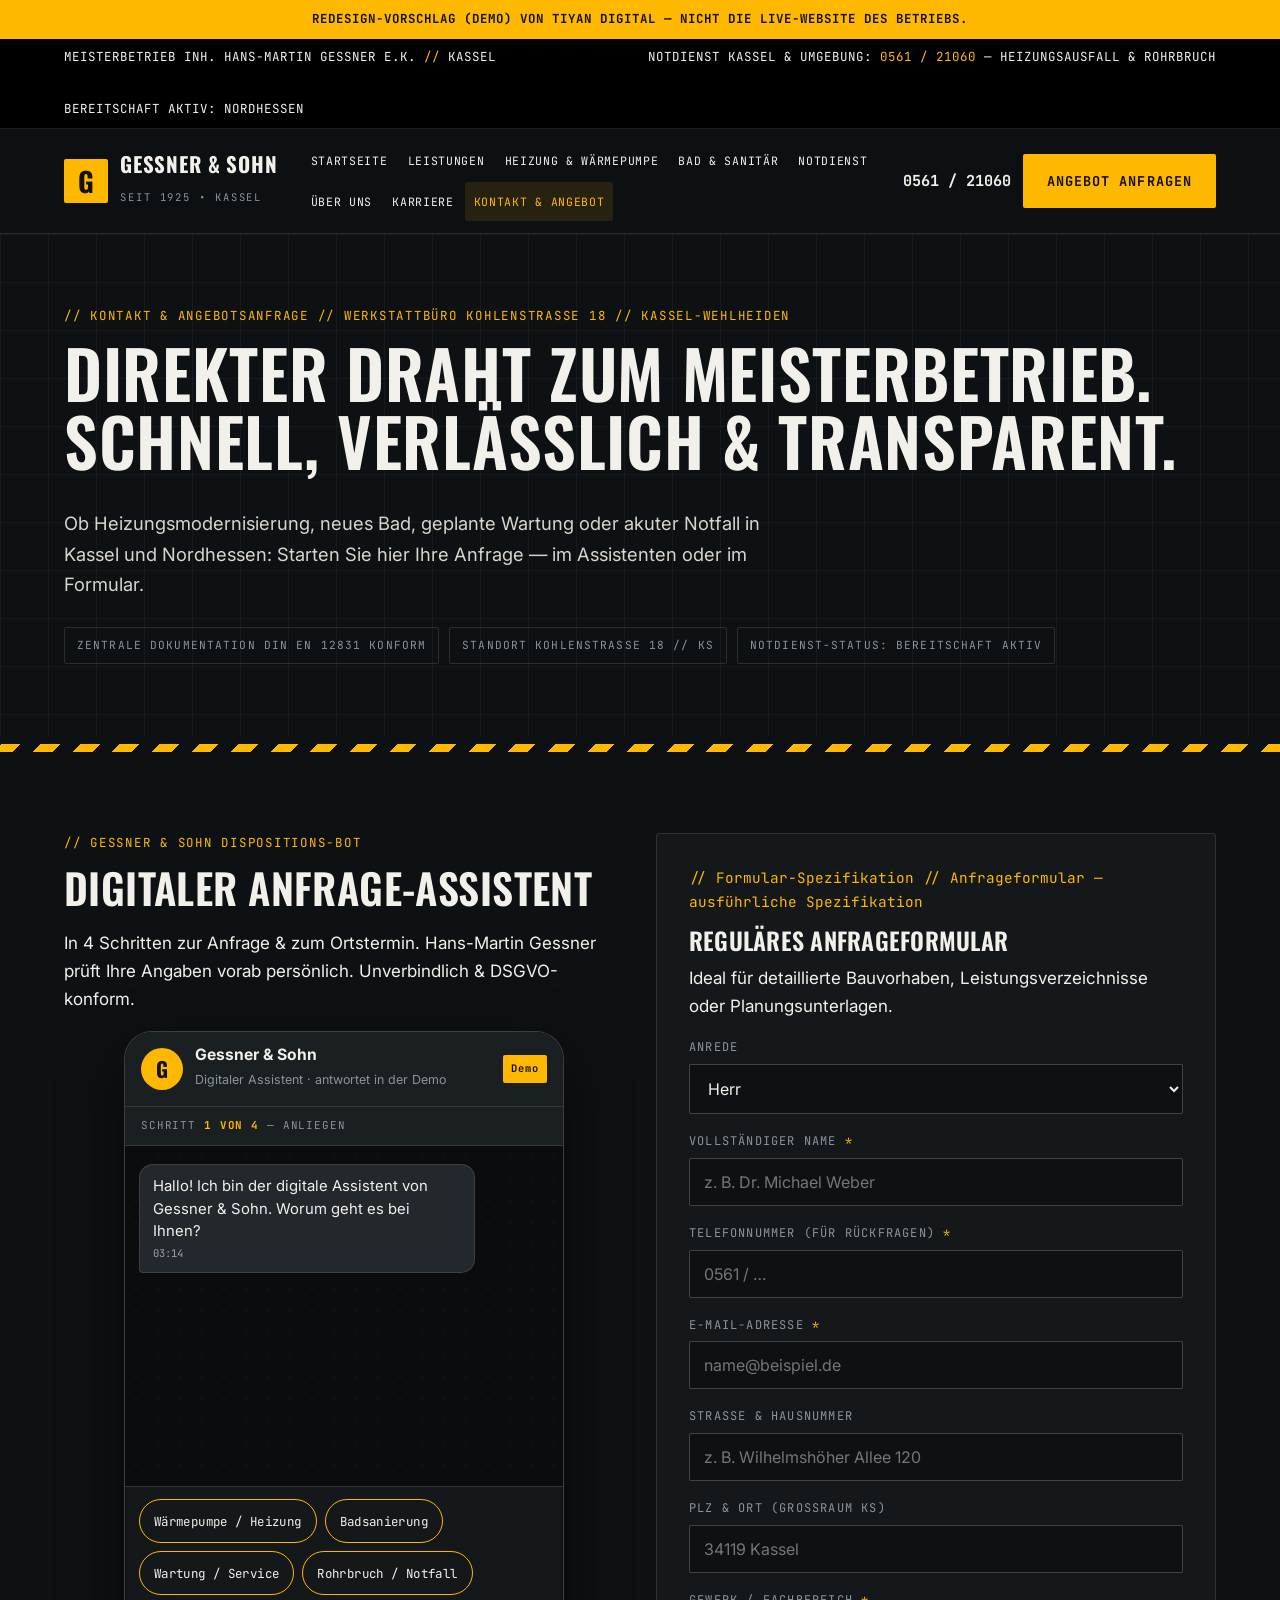
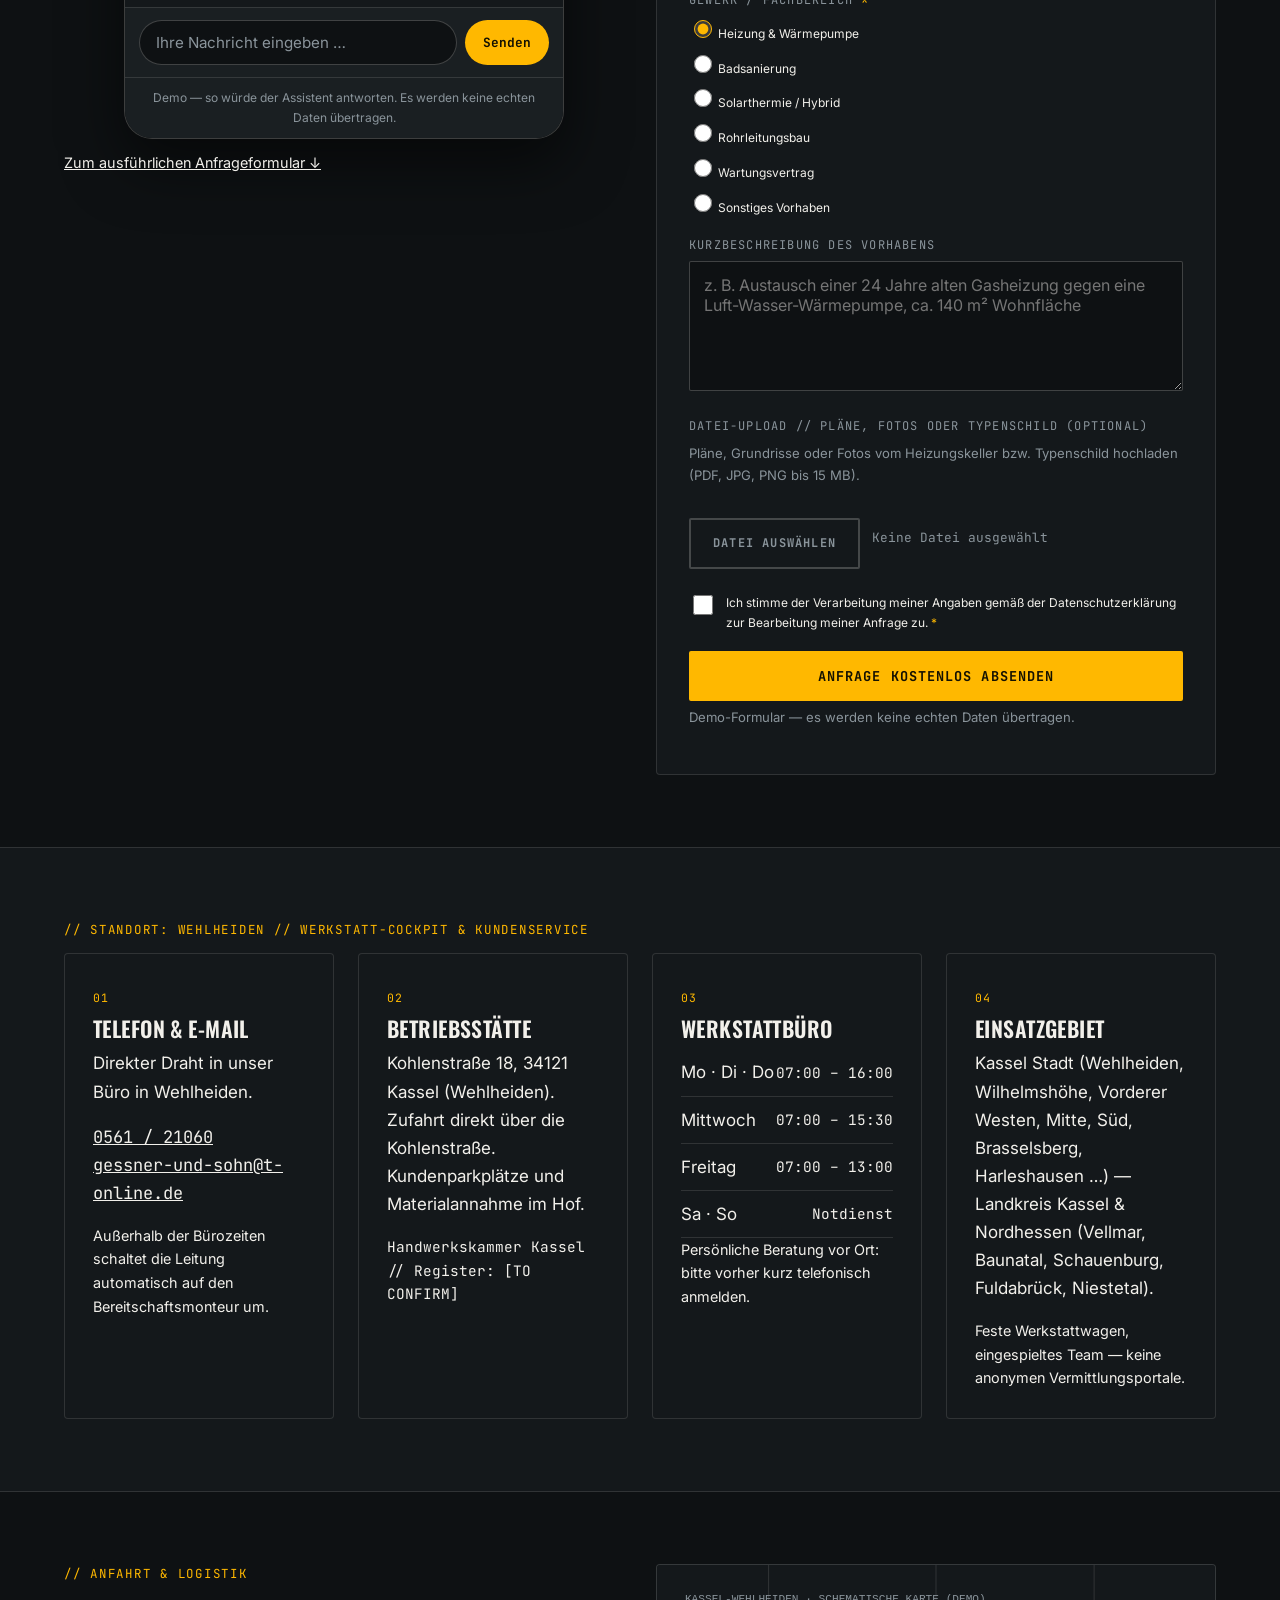
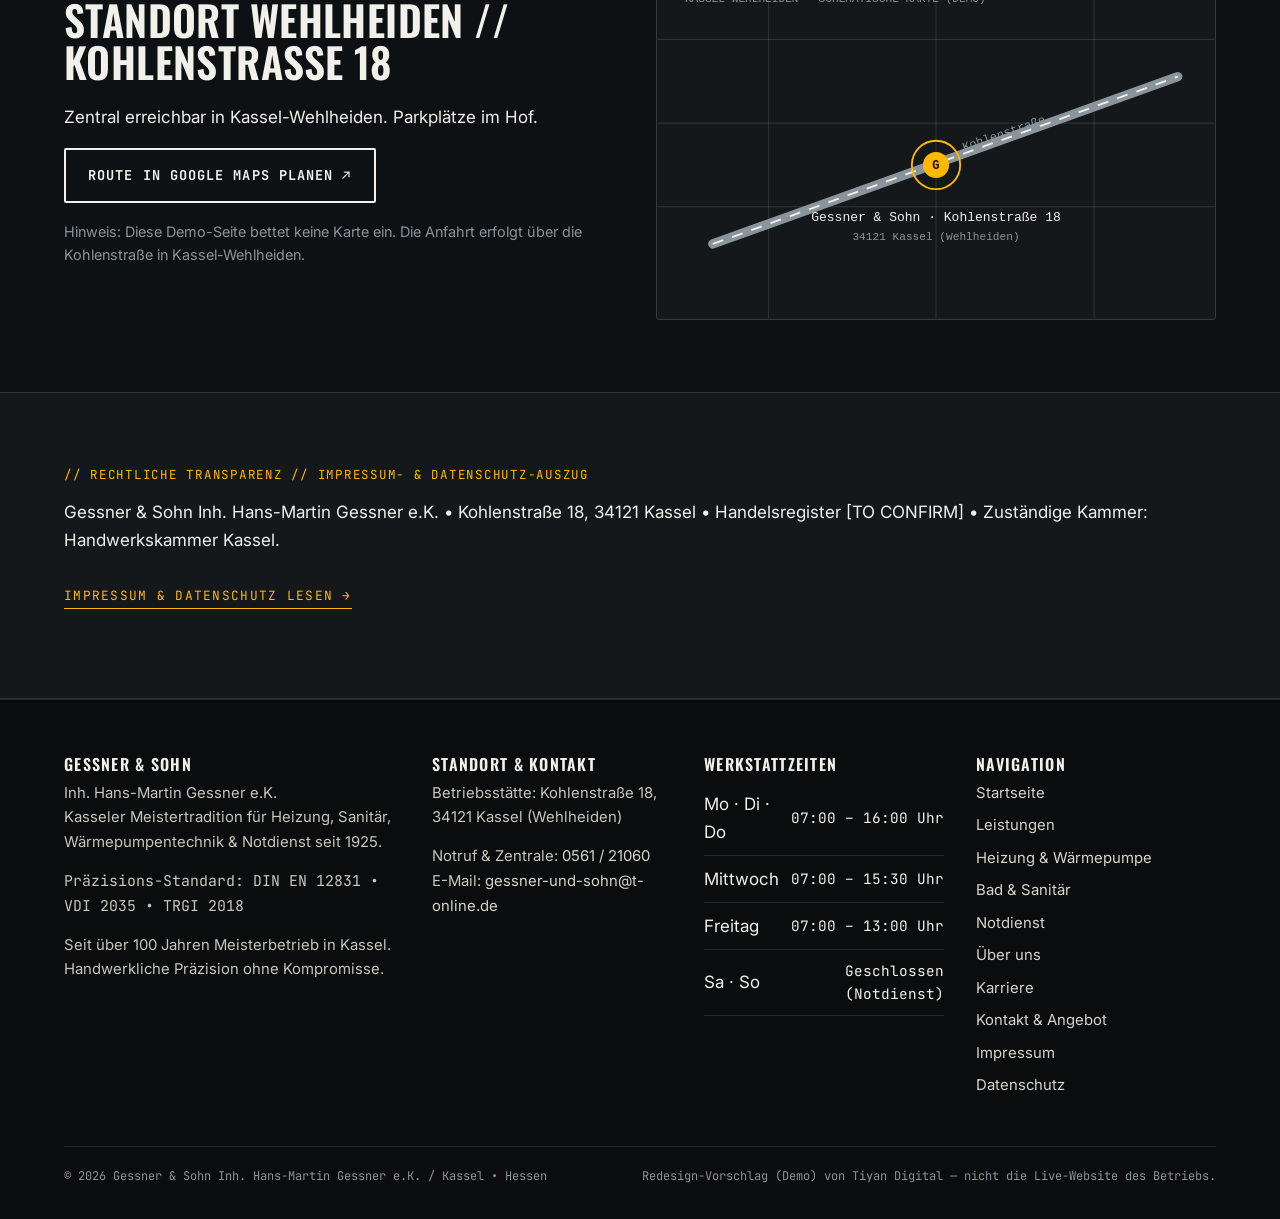
<file: kontakt.html>
<!DOCTYPE html>
<html lang="de">
<head>
<meta charset="utf-8">
<meta name="viewport" content="width=device-width, initial-scale=1">
<title>Kontakt & Angebot — Gessner &amp; Sohn, Kassel</title>
<meta name="description" content="Kontakt & Angebot bei Gessner & Sohn Kassel: Anfrage-Assistent, Formular, Kohlenstraße 18, 34121 Kassel, 0561 / 21060.">
<link rel="preconnect" href="https://fonts.googleapis.com">
<link rel="preconnect" href="https://fonts.gstatic.com" crossorigin>
<link href="https://fonts.googleapis.com/css2?family=Oswald:wght@500;600;700&family=Inter:wght@400;500;600;700&family=JetBrains+Mono:wght@400;500;700&display=swap" rel="stylesheet">
<link rel="stylesheet" href="assets/css/style.css">
</head>
<body>
<div class="demo-badge">Redesign-Vorschlag (Demo) von Tiyan Digital — nicht die Live-Website des Betriebs.</div>
<div class="ticker"><div class="wrap">
<span>Meisterbetrieb Inh. Hans-Martin Gessner e.K. <span class="dot">//</span> Kassel</span>
<span>Notdienst Kassel &amp; Umgebung: <a href="tel:+4956121060">0561 / 21060</a> — Heizungsausfall &amp; Rohrbruch</span>
<span>Bereitschaft aktiv: Nordhessen</span>
</div></div>
<header class="site-header"><div class="wrap header-inner">
<a class="brand" href="index.html" aria-label="Gessner und Sohn — Startseite">
<span class="brand-mark" aria-hidden="true">G</span>
<span><span class="brand-name">Gessner &amp; Sohn</span><br>
<span class="brand-sub">SEIT 1925 • KASSEL</span></span></a>
<button class="nav-toggle" type="button" aria-expanded="false" aria-controls="main-nav">☰ Menü</button>
<nav class="main-nav" id="main-nav" aria-label="Hauptnavigation"><a href="index.html">Startseite</a><a href="leistungen.html">Leistungen</a><a href="heizung.html">Heizung & Wärmepumpe</a><a href="bad.html">Bad & Sanitär</a><a href="notdienst.html">Notdienst</a><a href="ueber-uns.html">Über uns</a><a href="karriere.html">Karriere</a><a href="kontakt.html" aria-current="page">Kontakt & Angebot</a></nav>
<div class="header-actions">
<a class="phone-link" href="tel:+4956121060">0561 / 21060</a>
<a class="btn btn-yellow" href="kontakt.html">Angebot anfragen</a>
</div></div></header>
<main>
<section class="blueprint"><div class="wrap">
<p class="eyebrow">Kontakt &amp; Angebotsanfrage // Werkstattbüro Kohlenstraße 18 // Kassel-Wehlheiden</p>
<h1>Direkter Draht zum Meisterbetrieb. Schnell, verlässlich &amp; transparent.</h1>
<p class="lede">Ob Heizungsmodernisierung, neues Bad, geplante Wartung oder akuter Notfall in Kassel und Nordhessen: Starten Sie hier Ihre Anfrage — im Assistenten oder im Formular.</p>
<div class="schematic"><span>Zentrale Dokumentation DIN EN 12831 konform</span><span>Standort Kohlenstraße 18 // KS</span><span>Notdienst-Status: Bereitschaft aktiv</span></div>
</div></section>
<hr class="hazard">
<section><div class="wrap grid-2">
<div>
<p class="eyebrow">Gessner &amp; Sohn Dispositions-Bot</p>
<h2>Digitaler Anfrage-Assistent</h2>
<p>In 4 Schritten zur Anfrage &amp; zum Ortstermin. Hans-Martin Gessner prüft Ihre Angaben vorab persönlich. Unverbindlich &amp; DSGVO-konform.</p>
<div class="phone bot" data-bot-mode="router" id="kontaktBot">
<div class="phone-top"><span class="phone-avatar" aria-hidden="true">G</span>
<div><strong>Gessner &amp; Sohn</strong><small>Digitaler Assistent · antwortet in der Demo</small></div>
<span class="phone-demo">Demo</span></div>
<div class="bot-steps"><span>Schritt <b>1 von 4</b> — Anliegen</span></div>
<div class="chat" aria-live="polite"></div>
<div class="chips"></div>
<div class="chat-input">
<input type="text" id="kontaktBot-input" placeholder="Ihre Nachricht eingeben …" aria-label="Ihre Nachricht an den Assistenten" disabled>
<button type="button">Senden</button></div>
<p class="bot-note">Demo — so würde der Assistent antworten. Es werden keine echten Daten übertragen.</p>
</div>
<noscript><div class="noscript-transcript">
<p><strong>Assistent:</strong> Hallo! Ich bin der digitale Assistent von Gessner &amp; Sohn. Worum geht es bei Ihnen?</p>
<p>Für die interaktive Version bitte JavaScript aktivieren — oder nutzen Sie das Formular auf dieser Seite.</p></div></noscript>
<p class="small" style="margin-top:12px"><a href="#formular">Zum ausführlichen Anfrageformular ↓</a></p>
</div>
<form class="demo-form panel" id="formular" action="#" method="post">
<p class="mono small" style="color:var(--yellow)">// Formular-Spezifikation // Anfrageformular — ausführliche Spezifikation</p>
<h2 style="font-size:1.5rem">Reguläres Anfrageformular</h2>
<p>Ideal für detaillierte Bauvorhaben, Leistungsverzeichnisse oder Planungsunterlagen.</p>
<label for="k-anrede">Anrede</label>
<select id="k-anrede" name="anrede"><option selected>Herr</option><option>Frau</option><option>Firma</option><option>Hausverwaltung</option></select>
<label for="k-name">Vollständiger Name <span class="req">*</span></label>
<input type="text" id="k-name" name="name" placeholder="z. B. Dr. Michael Weber" required>
<label for="k-tel">Telefonnummer (für Rückfragen) <span class="req">*</span></label>
<input type="tel" id="k-tel" name="telefon" placeholder="0561 / …" required>
<label for="k-mail">E-Mail-Adresse <span class="req">*</span></label>
<input type="email" id="k-mail" name="email" placeholder="name@beispiel.de" required>
<label for="k-strasse">Straße &amp; Hausnummer</label>
<input type="text" id="k-strasse" name="strasse" placeholder="z. B. Wilhelmshöher Allee 120">
<label for="k-plz">PLZ &amp; Ort (Großraum KS)</label>
<input type="text" id="k-plz" name="plz" placeholder="34119 Kassel">
<label>Gewerk / Fachbereich <span class="req">*</span></label>
<div class="radio-row" role="radiogroup" aria-label="Gewerk / Fachbereich">
<label><input type="radio" name="gewerk" checked> Heizung &amp; Wärmepumpe</label>
<label><input type="radio" name="gewerk"> Badsanierung</label>
<label><input type="radio" name="gewerk"> Solarthermie / Hybrid</label>
<label><input type="radio" name="gewerk"> Rohrleitungsbau</label>
<label><input type="radio" name="gewerk"> Wartungsvertrag</label>
<label><input type="radio" name="gewerk"> Sonstiges Vorhaben</label>
</div>
<label for="k-desc">Kurzbeschreibung des Vorhabens</label>
<textarea id="k-desc" name="beschreibung" placeholder="z. B. Austausch einer 24 Jahre alten Gasheizung gegen eine Luft-Wasser-Wärmepumpe, ca. 140 m² Wohnfläche"></textarea>
<label for="k-file">Datei-Upload // Pläne, Fotos oder Typenschild (optional)</label>
<p class="hint">Pläne, Grundrisse oder Fotos vom Heizungskeller bzw. Typenschild hochladen (PDF, JPG, PNG bis 15 MB).</p>
<div class="file-row"><label for="k-file" class="btn btn-ghost" style="cursor:pointer">Datei auswählen</label>
<input type="file" id="k-file" name="datei" class="visually-hidden"><span class="file-name">Keine Datei ausgewählt</span></div>
<div class="check-row"><input type="checkbox" id="k-dsgvo" name="dsgvo" required>
<label for="k-dsgvo">Ich stimme der Verarbeitung meiner Angaben gemäß der Datenschutzerklärung zur Bearbeitung meiner Anfrage zu. <span class="req">*</span></label></div>
<button class="btn btn-yellow btn-block" type="submit">Anfrage kostenlos absenden</button>
<p class="hint">Demo-Formular — es werden keine echten Daten übertragen.</p>
</form>
</div></section>
<section class="band"><div class="wrap">
<p class="eyebrow">Standort: Wehlheiden // Werkstatt-Cockpit &amp; Kundenservice</p>
<div class="grid-4">
<div class="card"><span class="tag">01</span><h3>Telefon &amp; E-Mail</h3>
<p>Direkter Draht in unser Büro in Wehlheiden.</p>
<p class="mono"><a href="tel:+4956121060">0561 / 21060</a><br><a href="mailto:gessner-und-sohn@t-online.de">gessner-und-sohn@t-online.de</a></p>
<p class="small">Außerhalb der Bürozeiten schaltet die Leitung automatisch auf den Bereitschaftsmonteur um.</p></div>
<div class="card"><span class="tag">02</span><h3>Betriebsstätte</h3>
<p>Kohlenstraße 18, 34121 Kassel (Wehlheiden). Zufahrt direkt über die Kohlenstraße. Kundenparkplätze und Materialannahme im Hof.</p>
<p class="mono small">Handwerkskammer Kassel // Register: [TO CONFIRM]</p></div>
<div class="card"><span class="tag">03</span><h3>Werkstattbüro</h3>
<table class="hours-table">
<tr><td>Mo · Di · Do</td><td>07:00 – 16:00</td></tr>
<tr><td>Mittwoch</td><td>07:00 – 15:30</td></tr>
<tr><td>Freitag</td><td>07:00 – 13:00</td></tr>
<tr><td>Sa · So</td><td>Notdienst</td></tr>
</table>
<p class="small">Persönliche Beratung vor Ort: bitte vorher kurz telefonisch anmelden.</p></div>
<div class="card"><span class="tag">04</span><h3>Einsatzgebiet</h3>
<p>Kassel Stadt (Wehlheiden, Wilhelmshöhe, Vorderer Westen, Mitte, Süd, Brasselsberg, Harleshausen …) — Landkreis Kassel &amp; Nordhessen (Vellmar, Baunatal, Schauenburg, Fuldabrück, Niestetal).</p>
<p class="small">Feste Werkstattwagen, eingespieltes Team — keine anonymen Vermittlungsportale.</p></div>
</div></div></section>
<section><div class="wrap grid-2">
<div>
<p class="eyebrow">Anfahrt &amp; Logistik</p>
<h2>Standort Wehlheiden // Kohlenstraße 18</h2>
<p>Zentral erreichbar in Kassel-Wehlheiden. Parkplätze im Hof.</p>
<p><a class="btn btn-outline" href="https://www.google.com/maps/search/?api=1&amp;query=Kohlenstra%C3%9Fe+18%2C+34121+Kassel" target="_blank" rel="noopener">Route in Google Maps planen ↗</a></p>
<p class="small muted">Hinweis: Diese Demo-Seite bettet keine Karte ein. Die Anfahrt erfolgt über die Kohlenstraße in Kassel-Wehlheiden.</p>
</div>
<div class="map-box" role="img" aria-label="Schematische Karte: Kohlenstraße 18, 34121 Kassel-Wehlheiden">
<svg viewBox="0 0 600 380" xmlns="http://www.w3.org/2000/svg">
<rect width="600" height="380" fill="#14181B"/>
<g stroke="rgba(242,240,235,.14)" stroke-width="1">
<line x1="0" y1="80" x2="600" y2="80"/><line x1="0" y1="170" x2="600" y2="170"/>
<line x1="0" y1="260" x2="600" y2="260"/><line x1="120" y1="0" x2="120" y2="380"/>
<line x1="300" y1="0" x2="300" y2="380"/><line x1="470" y1="0" x2="470" y2="380"/></g>
<line x1="60" y1="300" x2="560" y2="120" stroke="#8A949B" stroke-width="10" stroke-linecap="round"/>
<line x1="60" y1="300" x2="560" y2="120" stroke="#F2F0EB" stroke-width="2" stroke-dasharray="12 10"/>
<text x="330" y="200" fill="#8A949B" font-family="monospace" font-size="13" transform="rotate(-19 330 200)">Kohlenstraße</text>
<circle cx="300" cy="215" r="14" fill="#FFB800"/>
<circle cx="300" cy="215" r="26" fill="none" stroke="#FFB800" stroke-width="2"/>
<text x="300" y="219" fill="#141100" font-family="monospace" font-size="13" font-weight="bold" text-anchor="middle">G</text>
<text x="300" y="275" fill="#F2F0EB" font-family="monospace" font-size="14" text-anchor="middle">Gessner &amp; Sohn · Kohlenstraße 18</text>
<text x="300" y="296" fill="#8A949B" font-family="monospace" font-size="12" text-anchor="middle">34121 Kassel (Wehlheiden)</text>
<text x="30" y="40" fill="#8A949B" font-family="monospace" font-size="12">KASSEL-WEHLHEIDEN · SCHEMATISCHE KARTE (DEMO)</text>
</svg></div>
</div></section>
<section class="band"><div class="wrap">
<p class="eyebrow">Rechtliche Transparenz // Impressum- &amp; Datenschutz-Auszug</p>
<p>Gessner &amp; Sohn Inh. Hans-Martin Gessner e.K. • Kohlenstraße 18, 34121 Kassel • Handelsregister [TO CONFIRM] • Zuständige Kammer: Handwerkskammer Kassel.</p>
<p><a class="card-link" href="rechtliches.html">Impressum &amp; Datenschutz lesen →</a></p>
</div></section>
</main>
<footer class="site-footer"><div class="wrap">
<div class="footer-grid">
<div>
<h3>Gessner &amp; Sohn</h3>
<p>Inh. Hans-Martin Gessner e.K.<br>Kasseler Meistertradition für Heizung, Sanitär, Wärmepumpentechnik &amp; Notdienst seit 1925.</p>
<p class="mono small">Präzisions-Standard: DIN EN 12831 • VDI 2035 • TRGI 2018</p>
<p>Seit über 100 Jahren Meisterbetrieb in Kassel. Handwerkliche Präzision ohne Kompromisse.</p>
</div>
<div>
<h3>Standort &amp; Kontakt</h3>
<p>Betriebsstätte: Kohlenstraße 18,<br>34121 Kassel (Wehlheiden)</p>
<p>Notruf &amp; Zentrale: <a href="tel:+4956121060">0561 / 21060</a><br>
E-Mail: <a href="mailto:gessner-und-sohn@t-online.de">gessner-und-sohn@t-online.de</a></p>
</div>
<div>
<h3>Werkstattzeiten</h3>
<table class="hours-table">
<tr><td>Mo · Di · Do</td><td>07:00 – 16:00 Uhr</td></tr>
<tr><td>Mittwoch</td><td>07:00 – 15:30 Uhr</td></tr>
<tr><td>Freitag</td><td>07:00 – 13:00 Uhr</td></tr>
<tr><td>Sa · So</td><td>Geschlossen (Notdienst)</td></tr>
</table>
</div>
<div>
<h3>Navigation</h3>
<ul>
<li><a href="index.html">Startseite</a></li>
<li><a href="leistungen.html">Leistungen</a></li>
<li><a href="heizung.html">Heizung &amp; Wärmepumpe</a></li>
<li><a href="bad.html">Bad &amp; Sanitär</a></li>
<li><a href="notdienst.html">Notdienst</a></li>
<li><a href="ueber-uns.html">Über uns</a></li>
<li><a href="karriere.html">Karriere</a></li>
<li><a href="kontakt.html">Kontakt &amp; Angebot</a></li>
<li><a href="rechtliches.html">Impressum</a></li>
<li><a href="rechtliches.html#datenschutz">Datenschutz</a></li>
</ul>
</div>
</div>
<div class="footer-bottom">
<span>© 2026 Gessner &amp; Sohn Inh. Hans-Martin Gessner e.K. / Kassel • Hessen</span>
<span>Redesign-Vorschlag (Demo) von Tiyan Digital — nicht die Live-Website des Betriebs.</span>
</div></div></footer>
<script src="assets/js/main.js" defer></script>
</body>
</html>
</file>
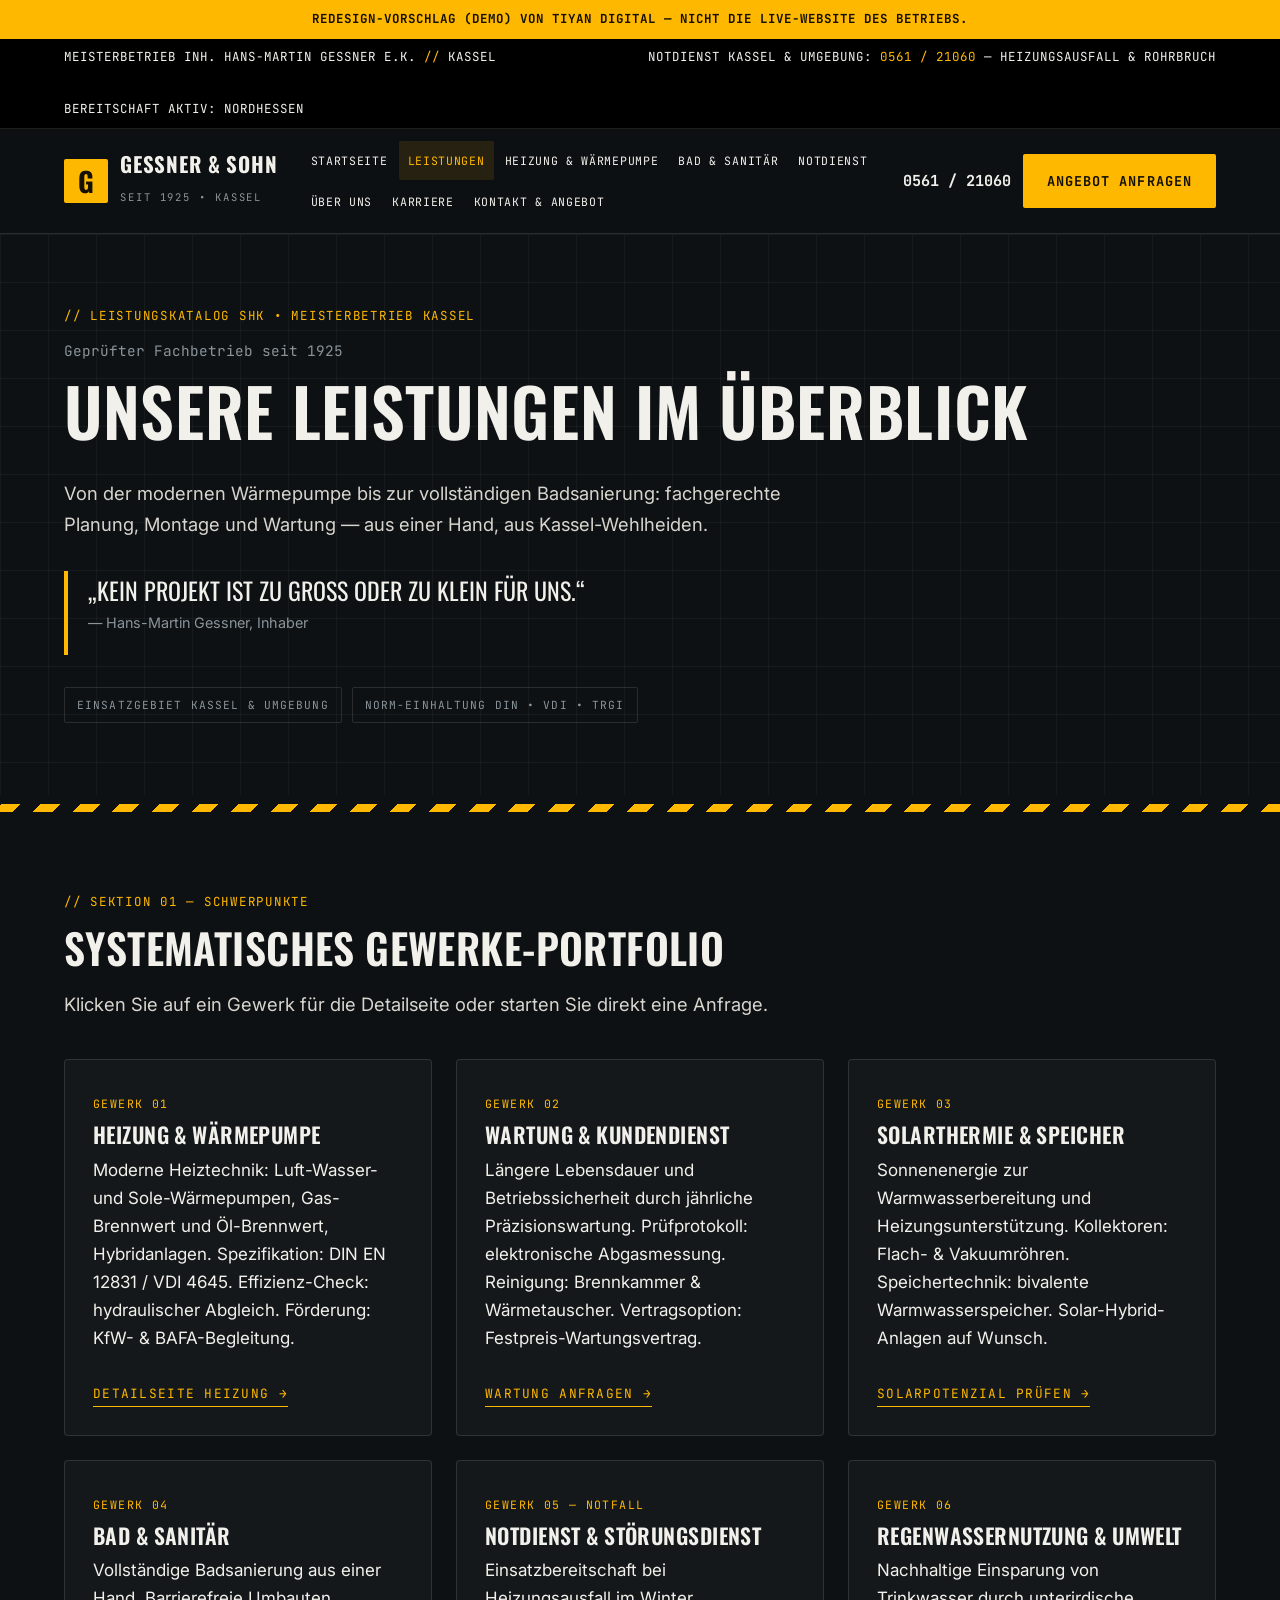
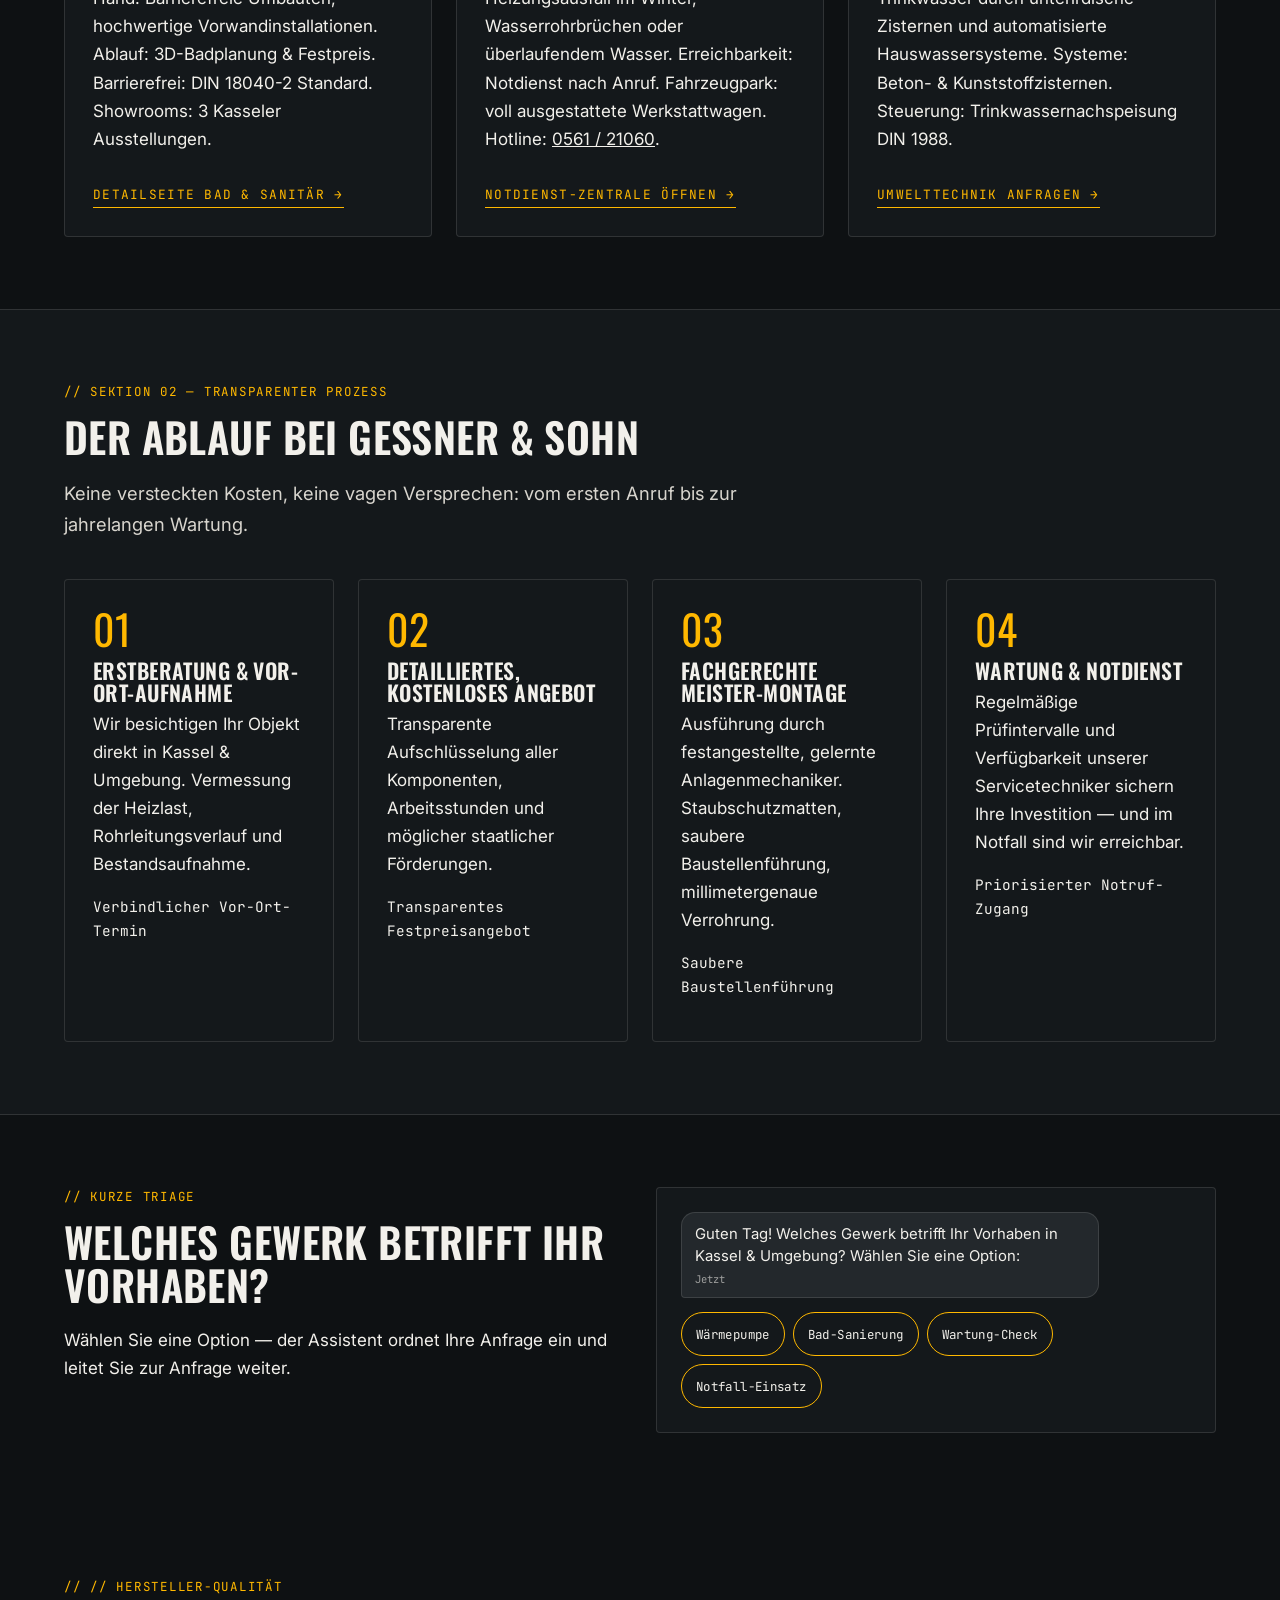
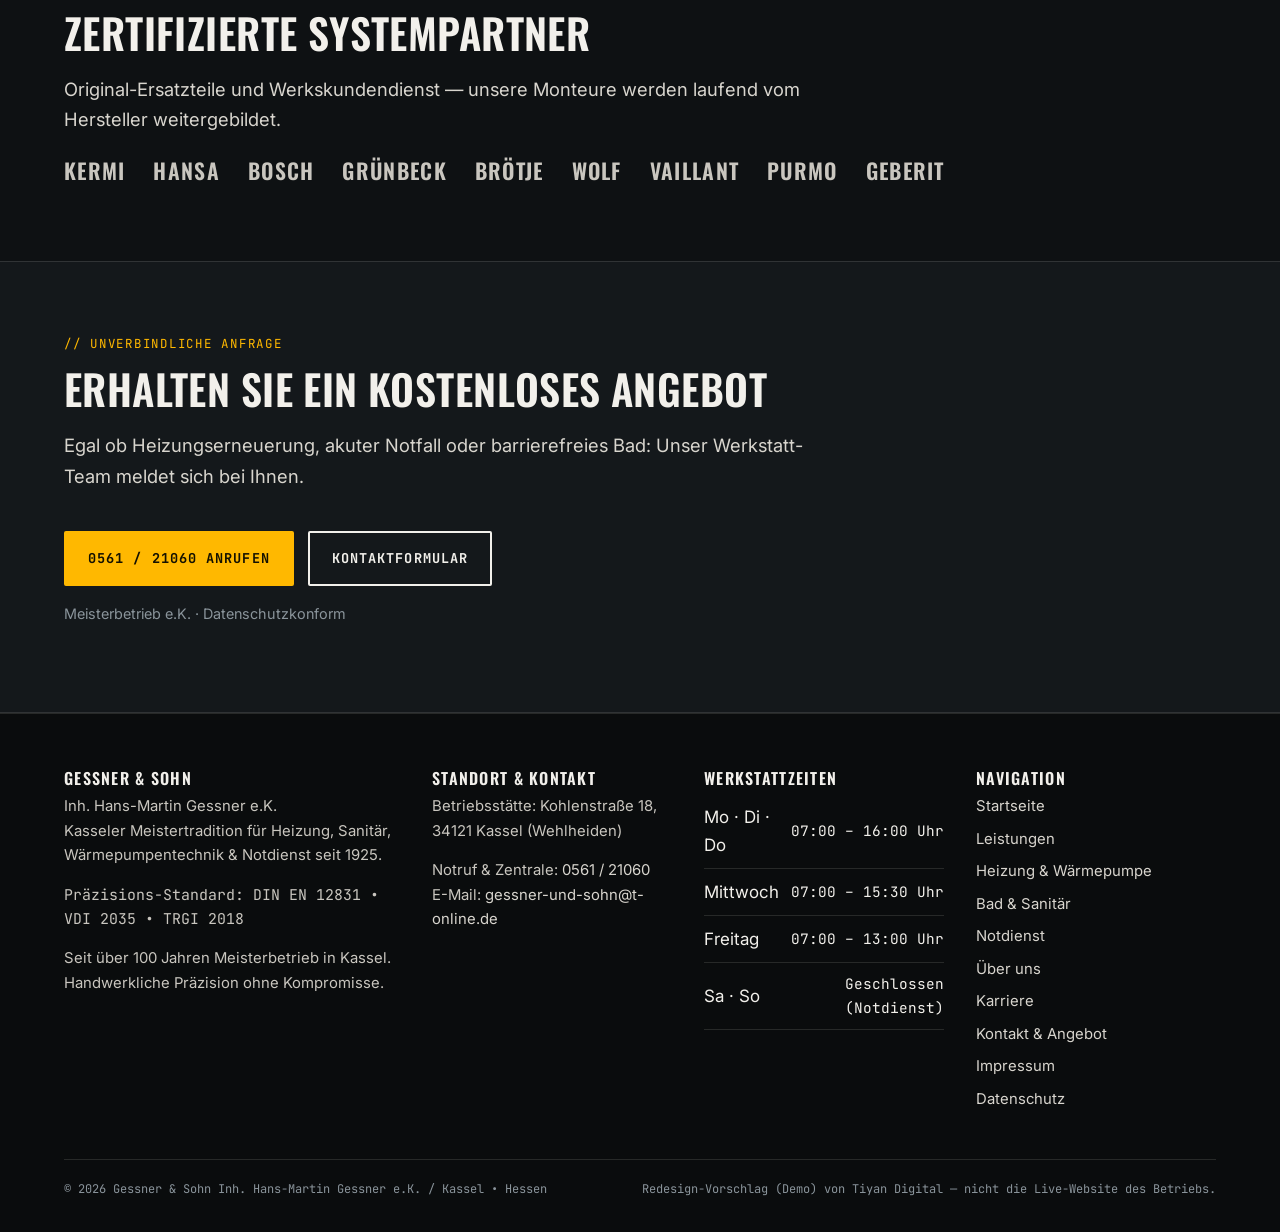
<file: leistungen.html>
<!DOCTYPE html>
<html lang="de">
<head>
<meta charset="utf-8">
<meta name="viewport" content="width=device-width, initial-scale=1">
<title>Leistungen — Gessner &amp; Sohn, Kassel</title>
<meta name="description" content="Alle Leistungen von Gessner & Sohn Kassel: Heizung & Wärmepumpe, Wartung, Solarthermie, Bad & Sanitär, Notdienst, Regenwassernutzung.">
<link rel="preconnect" href="https://fonts.googleapis.com">
<link rel="preconnect" href="https://fonts.gstatic.com" crossorigin>
<link href="https://fonts.googleapis.com/css2?family=Oswald:wght@500;600;700&family=Inter:wght@400;500;600;700&family=JetBrains+Mono:wght@400;500;700&display=swap" rel="stylesheet">
<link rel="stylesheet" href="assets/css/style.css">
</head>
<body>
<div class="demo-badge">Redesign-Vorschlag (Demo) von Tiyan Digital — nicht die Live-Website des Betriebs.</div>
<div class="ticker"><div class="wrap">
<span>Meisterbetrieb Inh. Hans-Martin Gessner e.K. <span class="dot">//</span> Kassel</span>
<span>Notdienst Kassel &amp; Umgebung: <a href="tel:+4956121060">0561 / 21060</a> — Heizungsausfall &amp; Rohrbruch</span>
<span>Bereitschaft aktiv: Nordhessen</span>
</div></div>
<header class="site-header"><div class="wrap header-inner">
<a class="brand" href="index.html" aria-label="Gessner und Sohn — Startseite">
<span class="brand-mark" aria-hidden="true">G</span>
<span><span class="brand-name">Gessner &amp; Sohn</span><br>
<span class="brand-sub">SEIT 1925 • KASSEL</span></span></a>
<button class="nav-toggle" type="button" aria-expanded="false" aria-controls="main-nav">☰ Menü</button>
<nav class="main-nav" id="main-nav" aria-label="Hauptnavigation"><a href="index.html">Startseite</a><a href="leistungen.html" aria-current="page">Leistungen</a><a href="heizung.html">Heizung & Wärmepumpe</a><a href="bad.html">Bad & Sanitär</a><a href="notdienst.html">Notdienst</a><a href="ueber-uns.html">Über uns</a><a href="karriere.html">Karriere</a><a href="kontakt.html">Kontakt & Angebot</a></nav>
<div class="header-actions">
<a class="phone-link" href="tel:+4956121060">0561 / 21060</a>
<a class="btn btn-yellow" href="kontakt.html">Angebot anfragen</a>
</div></div></header>
<main>
<section class="blueprint"><div class="wrap">
<p class="eyebrow">Leistungskatalog SHK • Meisterbetrieb Kassel</p>
<p class="mono small muted">Geprüfter Fachbetrieb seit 1925</p>
<h1>Unsere Leistungen im Überblick</h1>
<p class="lede">Von der modernen Wärmepumpe bis zur vollständigen Badsanierung: fachgerechte Planung, Montage und Wartung — aus einer Hand, aus Kassel-Wehlheiden.</p>
<div class="quote-block"><blockquote>„Kein Projekt ist zu groß oder zu klein für uns.“</blockquote>
<p class="small muted">— Hans-Martin Gessner, Inhaber</p></div>
<div class="schematic"><span>Einsatzgebiet Kassel &amp; Umgebung</span><span>Norm-Einhaltung DIN • VDI • TRGI</span></div>
</div></section>
<hr class="hazard">
<section><div class="wrap">
<div class="section-head"><p class="eyebrow">Sektion 01 — Schwerpunkte</p>
<h2>Systematisches Gewerke-Portfolio</h2>
<p class="lede">Klicken Sie auf ein Gewerk für die Detailseite oder starten Sie direkt eine Anfrage.</p></div>
<div class="grid-3">
<div class="card"><span class="tag">Gewerk 01</span><h3>Heizung &amp; Wärmepumpe</h3>
<p>Moderne Heiztechnik: Luft-Wasser- und Sole-Wärmepumpen, Gas-Brennwert und Öl-Brennwert, Hybridanlagen. Spezifikation: DIN EN 12831 / VDI 4645. Effizienz-Check: hydraulischer Abgleich. Förderung: KfW- &amp; BAFA-Begleitung.</p>
<a class="card-link" href="heizung.html">Detailseite Heizung →</a></div>
<div class="card"><span class="tag">Gewerk 02</span><h3>Wartung &amp; Kundendienst</h3>
<p>Längere Lebensdauer und Betriebssicherheit durch jährliche Präzisionswartung. Prüfprotokoll: elektronische Abgasmessung. Reinigung: Brennkammer &amp; Wärmetauscher. Vertragsoption: Festpreis-Wartungsvertrag.</p>
<a class="card-link" href="kontakt.html">Wartung anfragen →</a></div>
<div class="card"><span class="tag">Gewerk 03</span><h3>Solarthermie &amp; Speicher</h3>
<p>Sonnenenergie zur Warmwasserbereitung und Heizungsunterstützung. Kollektoren: Flach- &amp; Vakuumröhren. Speichertechnik: bivalente Warmwasserspeicher. Solar-Hybrid-Anlagen auf Wunsch.</p>
<a class="card-link" href="heizung.html">Solarpotenzial prüfen →</a></div>
<div class="card"><span class="tag">Gewerk 04</span><h3>Bad &amp; Sanitär</h3>
<p>Vollständige Badsanierung aus einer Hand. Barrierefreie Umbauten, hochwertige Vorwandinstallationen. Ablauf: 3D-Badplanung &amp; Festpreis. Barrierefrei: DIN 18040-2 Standard. Showrooms: 3 Kasseler Ausstellungen.</p>
<a class="card-link" href="bad.html">Detailseite Bad &amp; Sanitär →</a></div>
<div class="card"><span class="tag">Gewerk 05 — Notfall</span><h3>Notdienst &amp; Störungsdienst</h3>
<p>Einsatzbereitschaft bei Heizungsausfall im Winter, Wasserrohrbrüchen oder überlaufendem Wasser. Erreichbarkeit: Notdienst nach Anruf. Fahrzeugpark: voll ausgestattete Werkstattwagen. Hotline: <a href="tel:+4956121060">0561 / 21060</a>.</p>
<a class="card-link" href="notdienst.html">Notdienst-Zentrale öffnen →</a></div>
<div class="card"><span class="tag">Gewerk 06</span><h3>Regenwassernutzung &amp; Umwelt</h3>
<p>Nachhaltige Einsparung von Trinkwasser durch unterirdische Zisternen und automatisierte Hauswassersysteme. Systeme: Beton- &amp; Kunststoffzisternen. Steuerung: Trinkwassernachspeisung DIN 1988.</p>
<a class="card-link" href="bad.html">Umwelttechnik anfragen →</a></div>
</div></div></section>
<section class="band"><div class="wrap">
<div class="section-head"><p class="eyebrow">Sektion 02 — Transparenter Prozess</p>
<h2>Der Ablauf bei Gessner &amp; Sohn</h2>
<p class="lede">Keine versteckten Kosten, keine vagen Versprechen: vom ersten Anruf bis zur jahrelangen Wartung.</p></div>
<div class="steps">
<div class="step"><div class="n">01</div><h3>Erstberatung &amp; Vor-Ort-Aufnahme</h3><p>Wir besichtigen Ihr Objekt direkt in Kassel &amp; Umgebung. Vermessung der Heizlast, Rohrleitungsverlauf und Bestandsaufnahme.</p><p class="mono small">Verbindlicher Vor-Ort-Termin</p></div>
<div class="step"><div class="n">02</div><h3>Detailliertes, kostenloses Angebot</h3><p>Transparente Aufschlüsselung aller Komponenten, Arbeitsstunden und möglicher staatlicher Förderungen.</p><p class="mono small">Transparentes Festpreisangebot</p></div>
<div class="step"><div class="n">03</div><h3>Fachgerechte Meister-Montage</h3><p>Ausführung durch festangestellte, gelernte Anlagenmechaniker. Staubschutzmatten, saubere Baustellenführung, millimetergenaue Verrohrung.</p><p class="mono small">Saubere Baustellenführung</p></div>
<div class="step"><div class="n">04</div><h3>Wartung &amp; Notdienst</h3><p>Regelmäßige Prüfintervalle und Verfügbarkeit unserer Servicetechniker sichern Ihre Investition — und im Notfall sind wir erreichbar.</p><p class="mono small">Priorisierter Notruf-Zugang</p></div>
</div></div></section>
<section><div class="wrap grid-2">
<div><p class="eyebrow">Kurze Triage</p>
<h2>Welches Gewerk betrifft Ihr Vorhaben?</h2>
<p>Wählen Sie eine Option — der Assistent ordnet Ihre Anfrage ein und leitet Sie zur Anfrage weiter.</p></div>
<div class="mini-bot">
<div class="chat" aria-live="polite">
<div class="msg bot">Guten Tag! Welches Gewerk betrifft Ihr Vorhaben in Kassel &amp; Umgebung? Wählen Sie eine Option:<span class="time">Jetzt</span></div>
</div>
<div class="chips">
<button type="button" class="chip" data-reply="Wärmepumpe — gute Wahl für Neubau und modernisierte Gebäude. Ich leite Sie zur Anfrage weiter." data-link="kontakt.html" data-link-label="Zur Wärmepumpen-Anfrage →">Wärmepumpe</button>
<button type="button" class="chip" data-reply="Bad-Sanierung — von der 3D-Planung bis zur schlüsselfertigen Übergabe. Ich leite Sie zur Anfrage weiter." data-link="kontakt.html" data-link-label="Zur Bad-Anfrage →">Bad-Sanierung</button>
<button type="button" class="chip" data-reply="Wartung-Check — jährliche Prüfung hält Ihre Anlage sicher und effizient. Ich leite Sie zur Anfrage weiter." data-link="kontakt.html" data-link-label="Zur Wartungs-Anfrage →">Wartung-Check</button>
<button type="button" class="chip" data-reply="Notfall-Einsatz — bei Heizungsausfall oder Wasseraustritt rufen Sie bitte direkt an: 0561 / 21060." data-link="notdienst.html" data-link-label="Zur Notdienst-Seite →">Notfall-Einsatz</button>
</div></div>
</div></section>
<section><div class="wrap">
<p class="eyebrow">// Hersteller-Qualität</p>
<h2>Zertifizierte Systempartner</h2>
<p class="lede">Original-Ersatzteile und Werkskundendienst — unsere Monteure werden laufend vom Hersteller weitergebildet.</p>
<div class="partner-strip" role="list">
<span role="listitem">Kermi</span><span role="listitem">Hansa</span><span role="listitem">Bosch</span>
<span role="listitem">Grünbeck</span><span role="listitem">Brötje</span><span role="listitem">Wolf</span>
<span role="listitem">Vaillant</span><span role="listitem">Purmo</span><span role="listitem">Geberit</span>
</div></div></section>
<section class="band"><div class="wrap">
<div class="section-head"><p class="eyebrow">Unverbindliche Anfrage</p>
<h2>Erhalten Sie ein kostenloses Angebot</h2>
<p class="lede">Egal ob Heizungserneuerung, akuter Notfall oder barrierefreies Bad: Unser Werkstatt-Team meldet sich bei Ihnen.</p></div>
<div style="display:flex;gap:14px;flex-wrap:wrap">
<a class="btn btn-yellow" href="tel:+4956121060">0561 / 21060 anrufen</a>
<a class="btn btn-outline" href="kontakt.html">Kontaktformular</a></div>
<p class="small muted" style="margin-top:16px">Meisterbetrieb e.K. · Datenschutzkonform</p>
</div></section>
</main>
<footer class="site-footer"><div class="wrap">
<div class="footer-grid">
<div>
<h3>Gessner &amp; Sohn</h3>
<p>Inh. Hans-Martin Gessner e.K.<br>Kasseler Meistertradition für Heizung, Sanitär, Wärmepumpentechnik &amp; Notdienst seit 1925.</p>
<p class="mono small">Präzisions-Standard: DIN EN 12831 • VDI 2035 • TRGI 2018</p>
<p>Seit über 100 Jahren Meisterbetrieb in Kassel. Handwerkliche Präzision ohne Kompromisse.</p>
</div>
<div>
<h3>Standort &amp; Kontakt</h3>
<p>Betriebsstätte: Kohlenstraße 18,<br>34121 Kassel (Wehlheiden)</p>
<p>Notruf &amp; Zentrale: <a href="tel:+4956121060">0561 / 21060</a><br>
E-Mail: <a href="mailto:gessner-und-sohn@t-online.de">gessner-und-sohn@t-online.de</a></p>
</div>
<div>
<h3>Werkstattzeiten</h3>
<table class="hours-table">
<tr><td>Mo · Di · Do</td><td>07:00 – 16:00 Uhr</td></tr>
<tr><td>Mittwoch</td><td>07:00 – 15:30 Uhr</td></tr>
<tr><td>Freitag</td><td>07:00 – 13:00 Uhr</td></tr>
<tr><td>Sa · So</td><td>Geschlossen (Notdienst)</td></tr>
</table>
</div>
<div>
<h3>Navigation</h3>
<ul>
<li><a href="index.html">Startseite</a></li>
<li><a href="leistungen.html">Leistungen</a></li>
<li><a href="heizung.html">Heizung &amp; Wärmepumpe</a></li>
<li><a href="bad.html">Bad &amp; Sanitär</a></li>
<li><a href="notdienst.html">Notdienst</a></li>
<li><a href="ueber-uns.html">Über uns</a></li>
<li><a href="karriere.html">Karriere</a></li>
<li><a href="kontakt.html">Kontakt &amp; Angebot</a></li>
<li><a href="rechtliches.html">Impressum</a></li>
<li><a href="rechtliches.html#datenschutz">Datenschutz</a></li>
</ul>
</div>
</div>
<div class="footer-bottom">
<span>© 2026 Gessner &amp; Sohn Inh. Hans-Martin Gessner e.K. / Kassel • Hessen</span>
<span>Redesign-Vorschlag (Demo) von Tiyan Digital — nicht die Live-Website des Betriebs.</span>
</div></div></footer>
<script src="assets/js/main.js" defer></script>
</body>
</html>
</file>
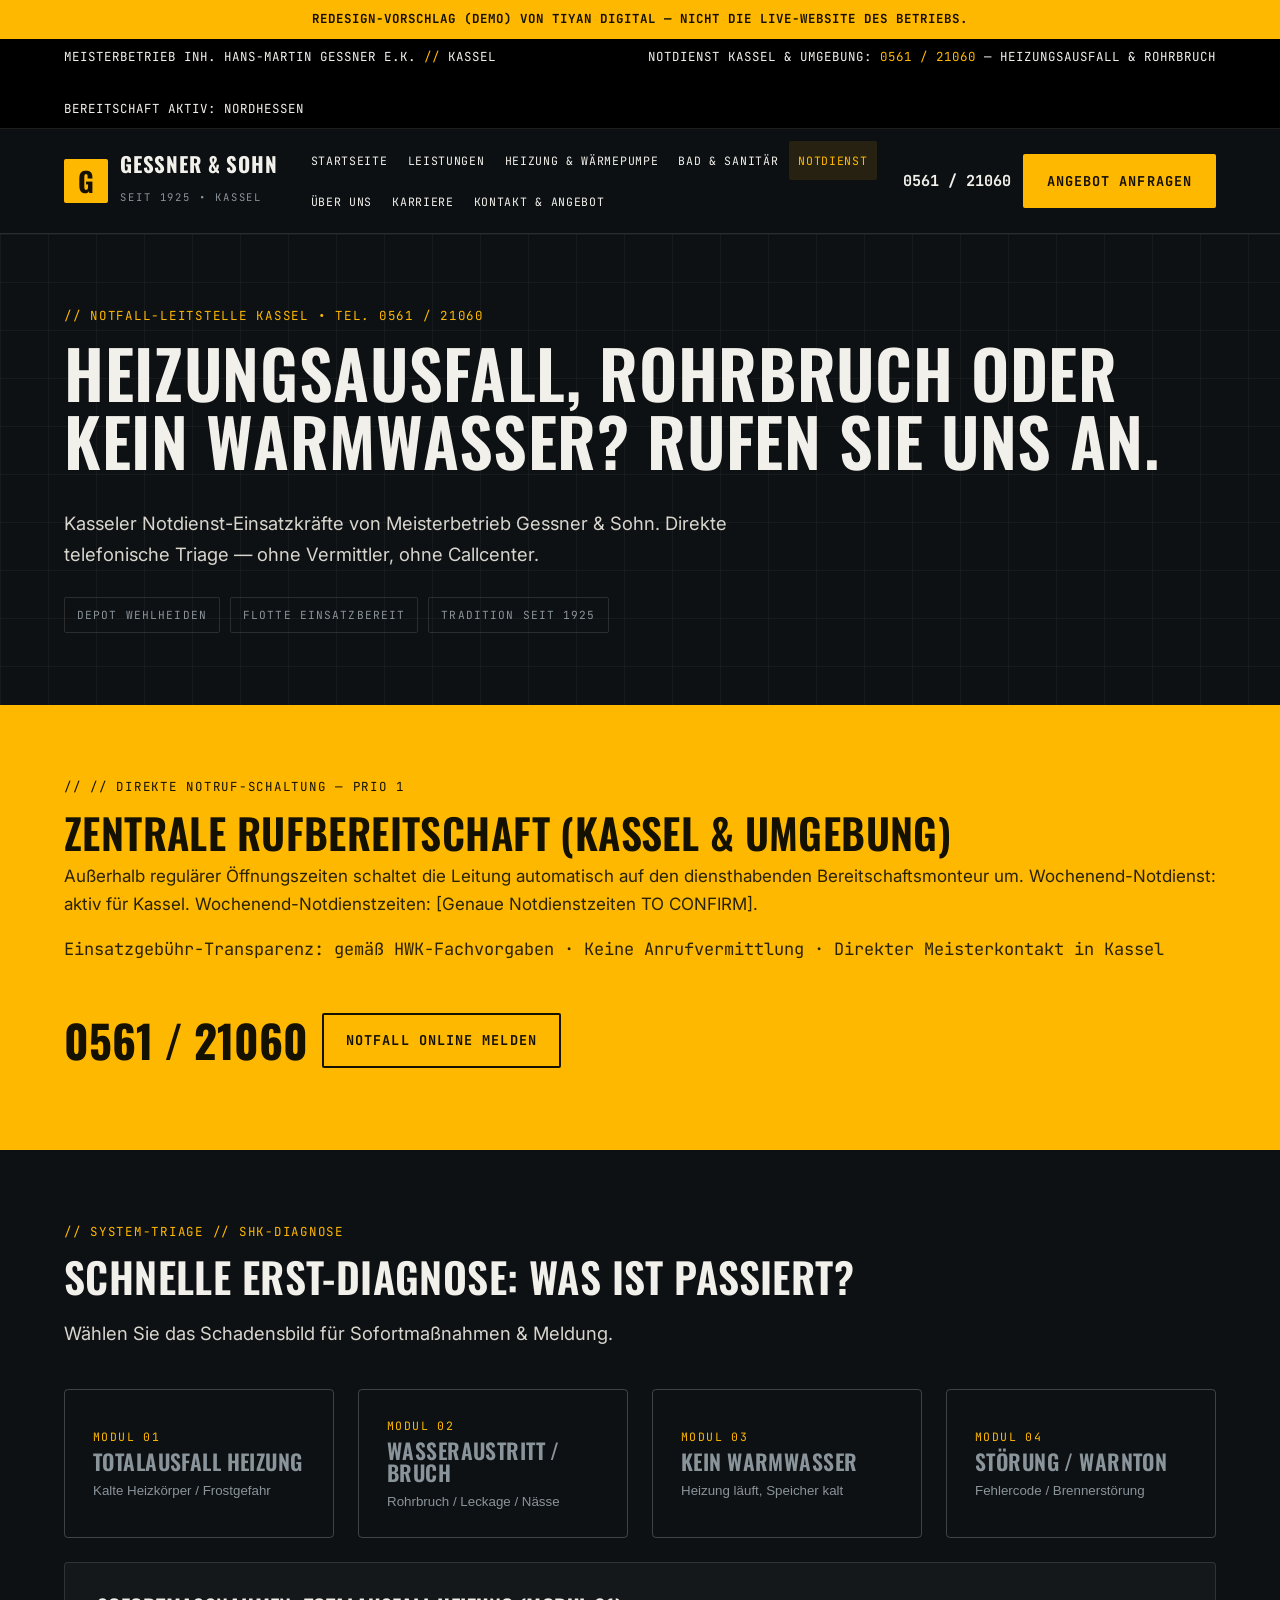
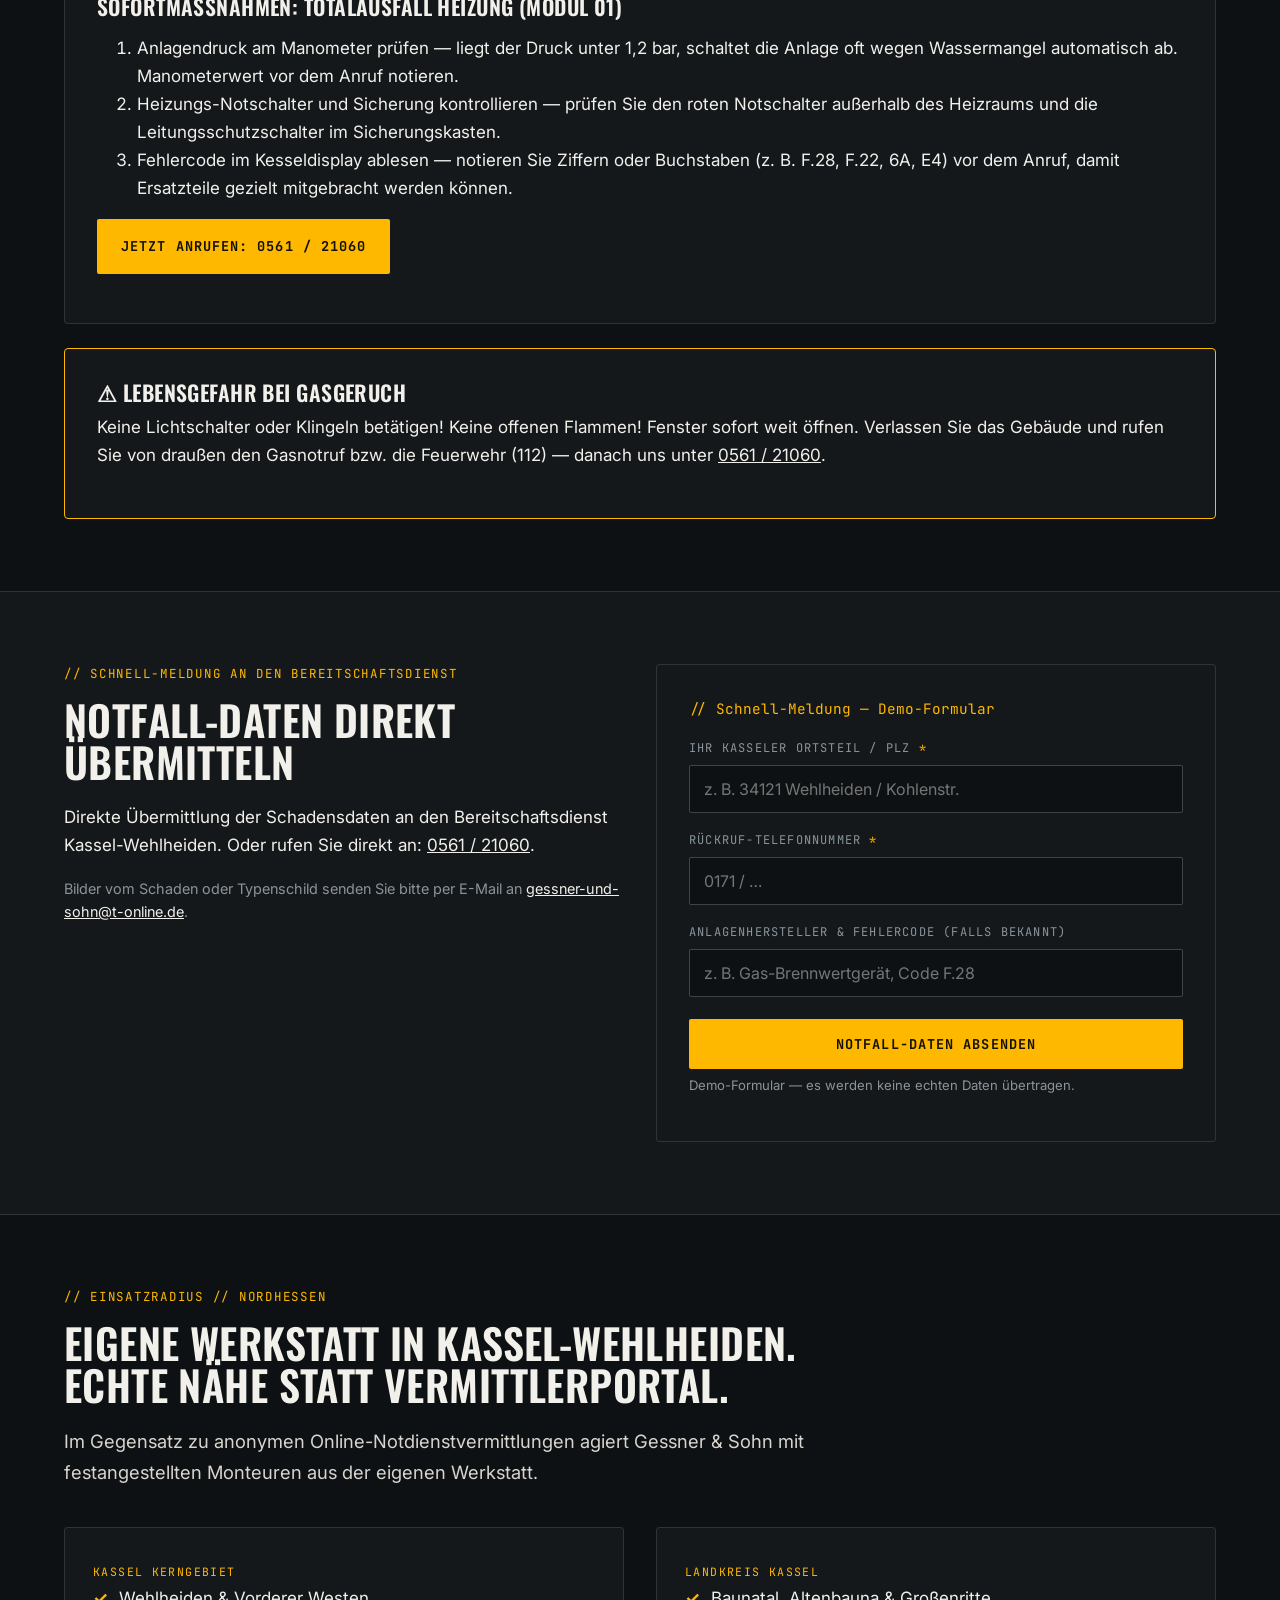
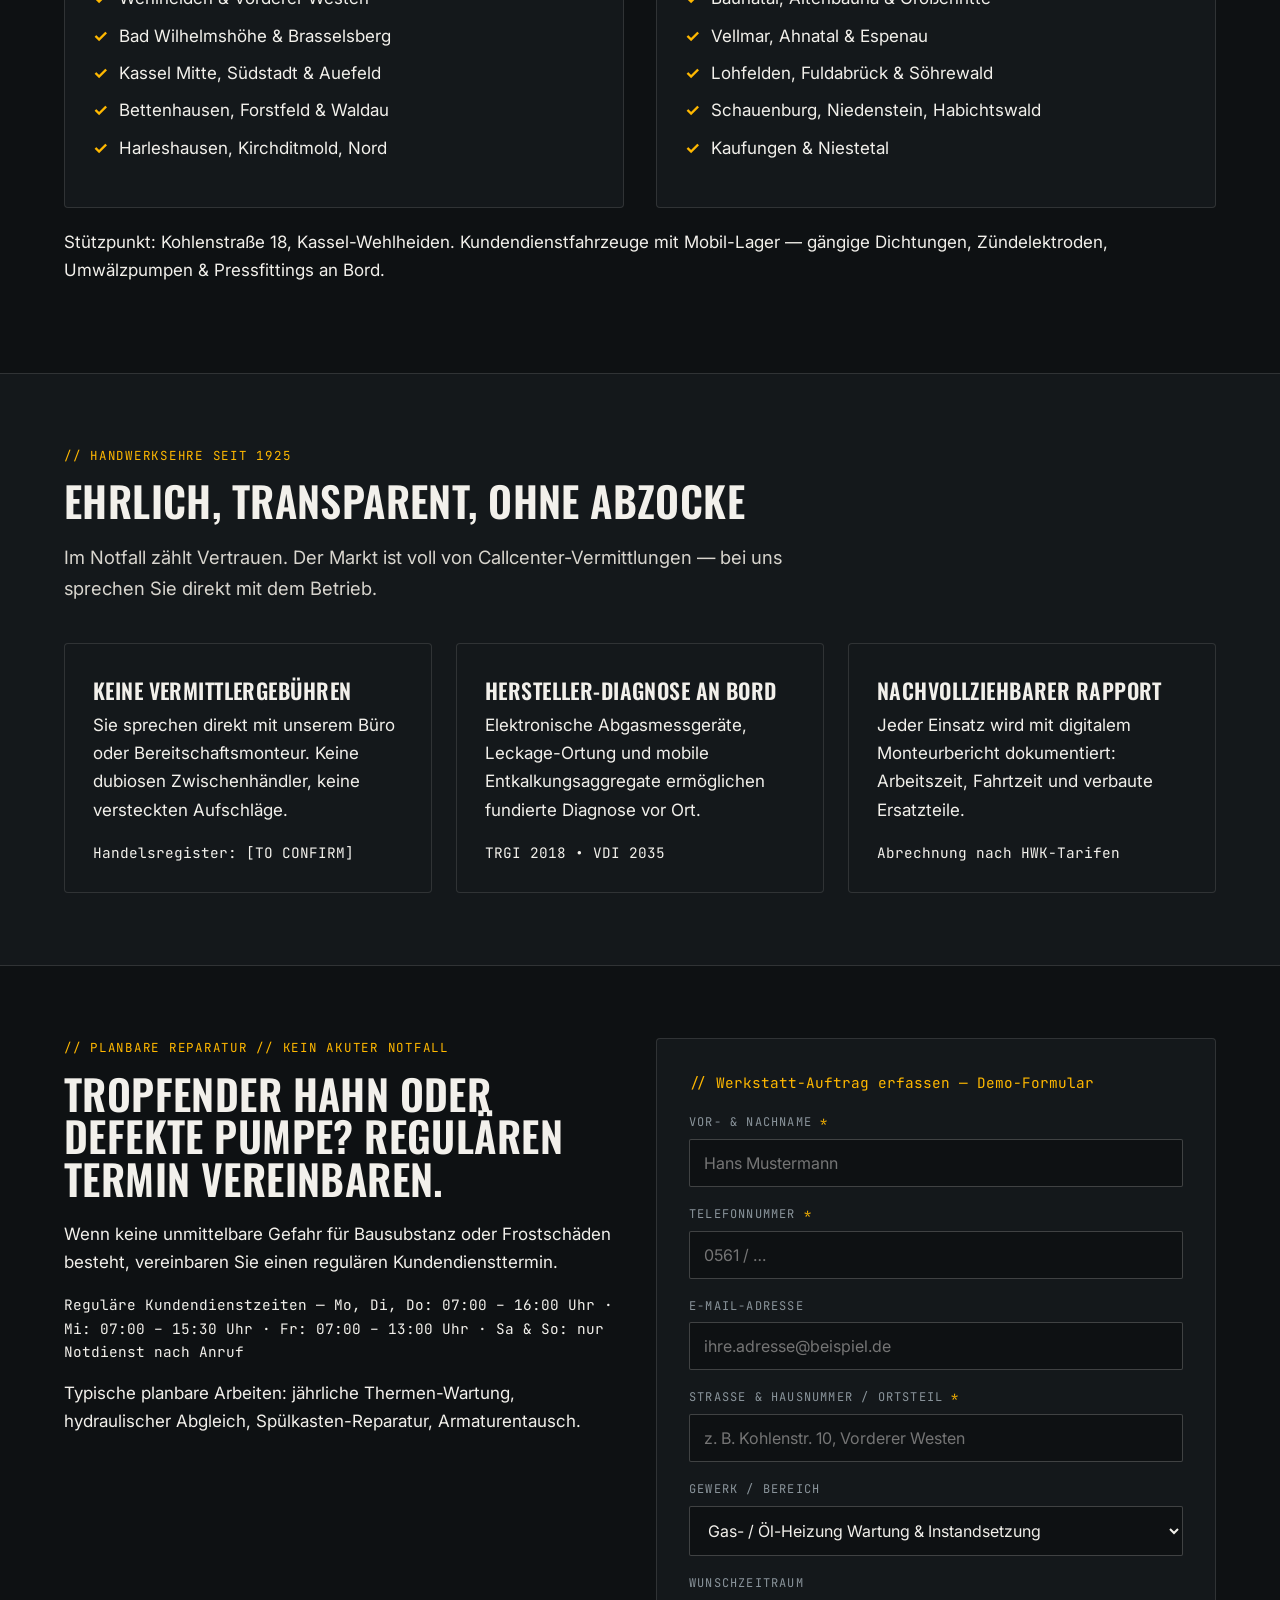
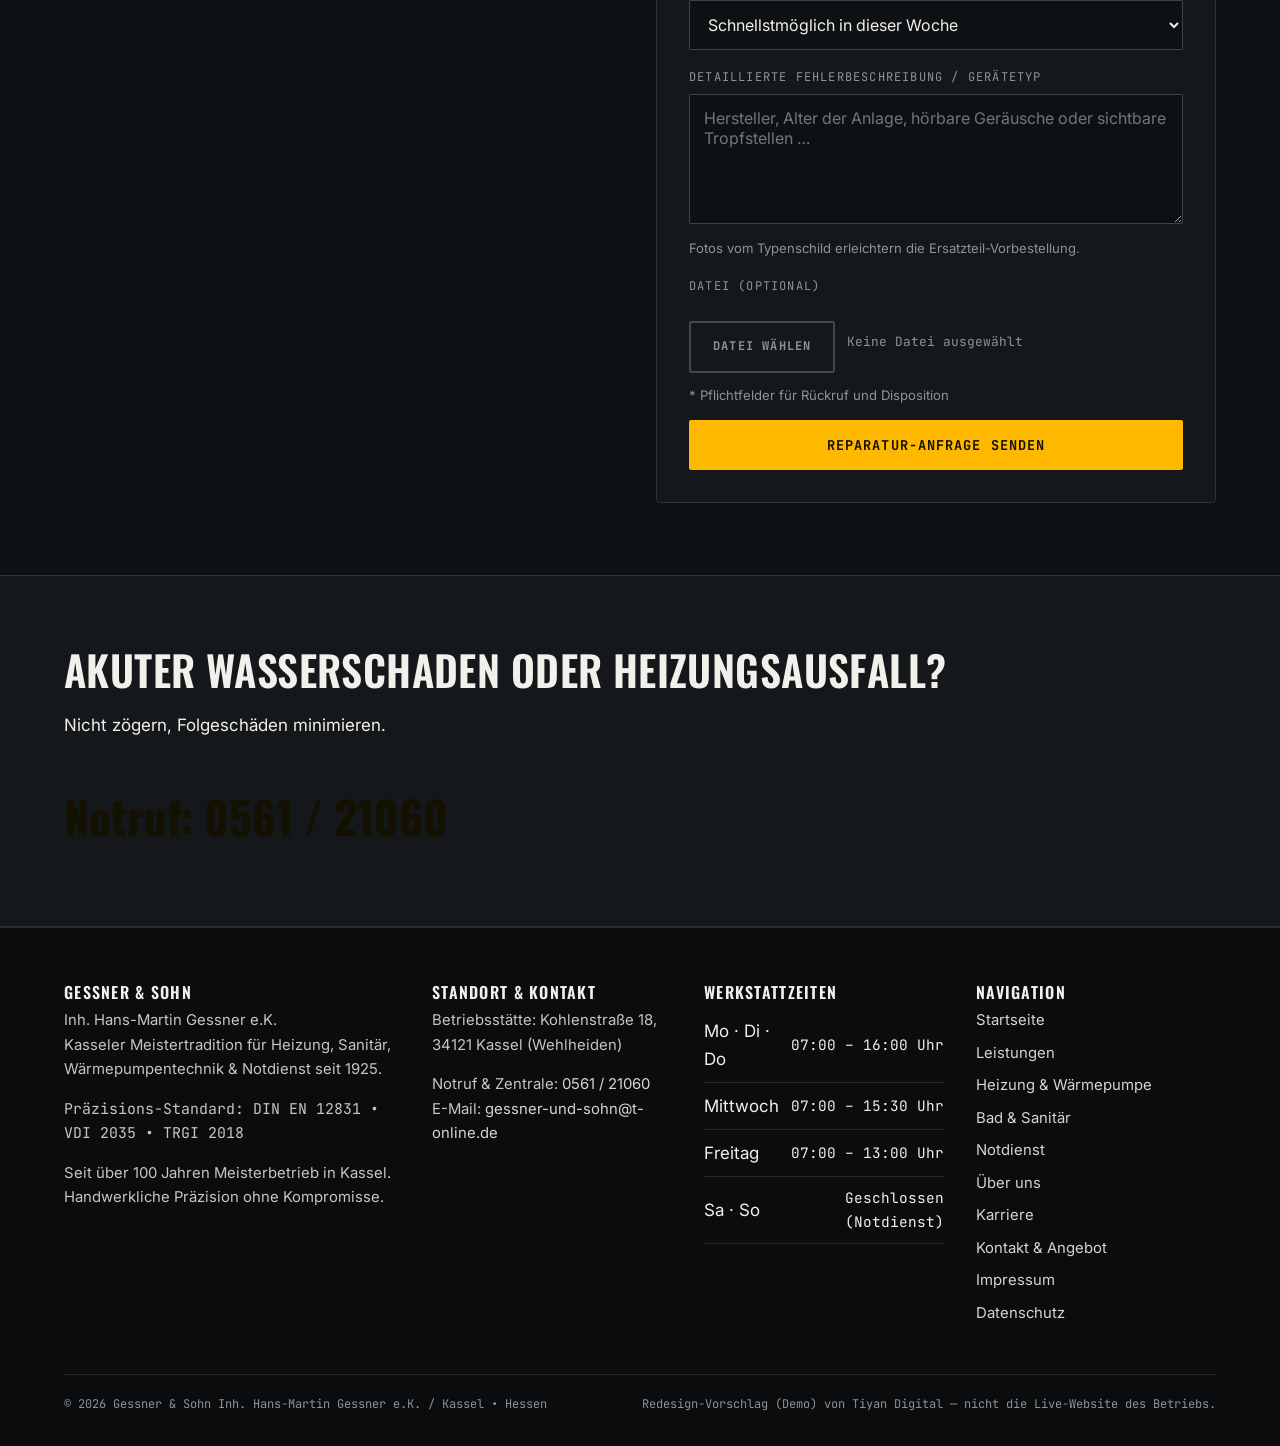
<file: notdienst.html>
<!DOCTYPE html>
<html lang="de">
<head>
<meta charset="utf-8">
<meta name="viewport" content="width=device-width, initial-scale=1">
<title>Notdienst & Reparatur — Gessner &amp; Sohn, Kassel</title>
<meta name="description" content="Notdienst Kassel: Heizungsausfall, Rohrbruch, kein Warmwasser — Gessner & Sohn, 0561 / 21060. Erst-Diagnose und Schnell-Meldung.">
<link rel="preconnect" href="https://fonts.googleapis.com">
<link rel="preconnect" href="https://fonts.gstatic.com" crossorigin>
<link href="https://fonts.googleapis.com/css2?family=Oswald:wght@500;600;700&family=Inter:wght@400;500;600;700&family=JetBrains+Mono:wght@400;500;700&display=swap" rel="stylesheet">
<link rel="stylesheet" href="assets/css/style.css">
</head>
<body>
<div class="demo-badge">Redesign-Vorschlag (Demo) von Tiyan Digital — nicht die Live-Website des Betriebs.</div>
<div class="ticker"><div class="wrap">
<span>Meisterbetrieb Inh. Hans-Martin Gessner e.K. <span class="dot">//</span> Kassel</span>
<span>Notdienst Kassel &amp; Umgebung: <a href="tel:+4956121060">0561 / 21060</a> — Heizungsausfall &amp; Rohrbruch</span>
<span>Bereitschaft aktiv: Nordhessen</span>
</div></div>
<header class="site-header"><div class="wrap header-inner">
<a class="brand" href="index.html" aria-label="Gessner und Sohn — Startseite">
<span class="brand-mark" aria-hidden="true">G</span>
<span><span class="brand-name">Gessner &amp; Sohn</span><br>
<span class="brand-sub">SEIT 1925 • KASSEL</span></span></a>
<button class="nav-toggle" type="button" aria-expanded="false" aria-controls="main-nav">☰ Menü</button>
<nav class="main-nav" id="main-nav" aria-label="Hauptnavigation"><a href="index.html">Startseite</a><a href="leistungen.html">Leistungen</a><a href="heizung.html">Heizung & Wärmepumpe</a><a href="bad.html">Bad & Sanitär</a><a href="notdienst.html" aria-current="page">Notdienst</a><a href="ueber-uns.html">Über uns</a><a href="karriere.html">Karriere</a><a href="kontakt.html">Kontakt & Angebot</a></nav>
<div class="header-actions">
<a class="phone-link" href="tel:+4956121060">0561 / 21060</a>
<a class="btn btn-yellow" href="kontakt.html">Angebot anfragen</a>
</div></div></header>
<main>
<section class="blueprint"><div class="wrap">
<p class="eyebrow">Notfall-Leitstelle Kassel • Tel. 0561 / 21060</p>
<h1>Heizungsausfall, Rohrbruch oder kein Warmwasser? Rufen Sie uns an.</h1>
<p class="lede">Kasseler Notdienst-Einsatzkräfte von Meisterbetrieb Gessner &amp; Sohn. Direkte telefonische Triage — ohne Vermittler, ohne Callcenter.</p>
<div class="schematic"><span>Depot Wehlheiden</span><span>Flotte einsatzbereit</span><span>Tradition seit 1925</span></div>
</div></section>
<section class="band-yellow"><div class="wrap call-band">
<div><p class="eyebrow" style="color:#141100">// Direkte Notruf-Schaltung — Prio 1</p>
<h2 style="margin-bottom:.2em">Zentrale Rufbereitschaft (Kassel &amp; Umgebung)</h2>
<p>Außerhalb regulärer Öffnungszeiten schaltet die Leitung automatisch auf den diensthabenden Bereitschaftsmonteur um. Wochenend-Notdienst: aktiv für Kassel. Wochenend-Notdienstzeiten: [Genaue Notdienstzeiten TO CONFIRM].</p>
<p class="mono">Einsatzgebühr-Transparenz: gemäß HWK-Fachvorgaben · Keine Anrufvermittlung · Direkter Meisterkontakt in Kassel</p></div>
<div style="display:flex;gap:14px;flex-wrap:wrap;align-items:center">
<a class="call-band big-phone" href="tel:+4956121060">0561 / 21060</a>
<a class="btn btn-outline" href="#meldung">Notfall online melden</a></div>
</div></section>
<section><div class="wrap">
<div class="section-head"><p class="eyebrow">System-Triage // SHK-Diagnose</p>
<h2>Schnelle Erst-Diagnose: Was ist passiert?</h2>
<p class="lede">Wählen Sie das Schadensbild für Sofortmaßnahmen &amp; Meldung.</p></div>
<div class="grid-4">
<button type="button" class="card btn-ghost" data-triage="modul-1" aria-pressed="false" style="text-align:left;cursor:pointer"><span class="tag">Modul 01</span><h3>Totalausfall Heizung</h3><p>Kalte Heizkörper / Frostgefahr</p></button>
<button type="button" class="card btn-ghost" data-triage="modul-2" aria-pressed="false" style="text-align:left;cursor:pointer"><span class="tag">Modul 02</span><h3>Wasseraustritt / Bruch</h3><p>Rohrbruch / Leckage / Nässe</p></button>
<button type="button" class="card btn-ghost" data-triage="modul-3" aria-pressed="false" style="text-align:left;cursor:pointer"><span class="tag">Modul 03</span><h3>Kein Warmwasser</h3><p>Heizung läuft, Speicher kalt</p></button>
<button type="button" class="card btn-ghost" data-triage="modul-4" aria-pressed="false" style="text-align:left;cursor:pointer"><span class="tag">Modul 04</span><h3>Störung / Warnton</h3><p>Fehlercode / Brennerstörung</p></button>
</div>
<div class="panel" id="triage-panel" style="margin-top:24px" aria-live="polite">
<h3>Sofortmaßnahmen: Totalausfall Heizung (Modul 01)</h3>
<ol>
<li>Anlagendruck am Manometer prüfen — liegt der Druck unter 1,2 bar, schaltet die Anlage oft wegen Wassermangel automatisch ab. Manometerwert vor dem Anruf notieren.</li>
<li>Heizungs-Notschalter und Sicherung kontrollieren — prüfen Sie den roten Notschalter außerhalb des Heizraums und die Leitungsschutzschalter im Sicherungskasten.</li>
<li>Fehlercode im Kesseldisplay ablesen — notieren Sie Ziffern oder Buchstaben (z. B. F.28, F.22, 6A, E4) vor dem Anruf, damit Ersatzteile gezielt mitgebracht werden können.</li>
</ol>
<p><a class="btn btn-yellow" href="tel:+4956121060">Jetzt anrufen: 0561 / 21060</a></p>
</div>
<div class="panel" style="margin-top:24px;border-color:var(--yellow)">
<h3>⚠ Lebensgefahr bei Gasgeruch</h3>
<p>Keine Lichtschalter oder Klingeln betätigen! Keine offenen Flammen! Fenster sofort weit öffnen. Verlassen Sie das Gebäude und rufen Sie von draußen den Gasnotruf bzw. die Feuerwehr (112) — danach uns unter <a href="tel:+4956121060">0561 / 21060</a>.</p>
</div></div></section>
<section class="band" id="meldung"><div class="wrap grid-2">
<div>
<p class="eyebrow">Schnell-Meldung an den Bereitschaftsdienst</p>
<h2>Notfall-Daten direkt übermitteln</h2>
<p>Direkte Übermittlung der Schadensdaten an den Bereitschaftsdienst Kassel-Wehlheiden. Oder rufen Sie direkt an: <a href="tel:+4956121060">0561 / 21060</a>.</p>
<p class="small muted">Bilder vom Schaden oder Typenschild senden Sie bitte per E-Mail an <a href="mailto:gessner-und-sohn@t-online.de">gessner-und-sohn@t-online.de</a>.</p>
</div>
<form class="demo-form panel" action="#" method="post">
<p class="mono small" style="color:var(--yellow)">// Schnell-Meldung — Demo-Formular</p>
<label for="nd-ort">Ihr Kasseler Ortsteil / PLZ <span class="req">*</span></label>
<input type="text" id="nd-ort" name="ort" placeholder="z. B. 34121 Wehlheiden / Kohlenstr." required>
<label for="nd-tel">Rückruf-Telefonnummer <span class="req">*</span></label>
<input type="tel" id="nd-tel" name="telefon" placeholder="0171 / …" required>
<label for="nd-code">Anlagenhersteller &amp; Fehlercode (falls bekannt)</label>
<input type="text" id="nd-code" name="fehlercode" placeholder="z. B. Gas-Brennwertgerät, Code F.28">
<button class="btn btn-yellow btn-block" type="submit" style="margin-top:22px">Notfall-Daten absenden</button>
<p class="hint">Demo-Formular — es werden keine echten Daten übertragen.</p>
</form>
</div></section>
<section><div class="wrap">
<div class="section-head"><p class="eyebrow">Einsatzradius // Nordhessen</p>
<h2>Eigene Werkstatt in Kassel-Wehlheiden. Echte Nähe statt Vermittlerportal.</h2>
<p class="lede">Im Gegensatz zu anonymen Online-Notdienstvermittlungen agiert Gessner &amp; Sohn mit festangestellten Monteuren aus der eigenen Werkstatt.</p></div>
<div class="grid-2">
<div class="card"><span class="tag">Kassel Kerngebiet</span>
<ul class="check-list">
<li>Wehlheiden &amp; Vorderer Westen</li>
<li>Bad Wilhelmshöhe &amp; Brasselsberg</li>
<li>Kassel Mitte, Südstadt &amp; Auefeld</li>
<li>Bettenhausen, Forstfeld &amp; Waldau</li>
<li>Harleshausen, Kirchditmold, Nord</li>
</ul></div>
<div class="card"><span class="tag">Landkreis Kassel</span>
<ul class="check-list">
<li>Baunatal, Altenbauna &amp; Großenritte</li>
<li>Vellmar, Ahnatal &amp; Espenau</li>
<li>Lohfelden, Fuldabrück &amp; Söhrewald</li>
<li>Schauenburg, Niedenstein, Habichtswald</li>
<li>Kaufungen &amp; Niestetal</li>
</ul></div>
</div>
<p style="margin-top:20px">Stützpunkt: Kohlenstraße 18, Kassel-Wehlheiden. Kundendienstfahrzeuge mit Mobil-Lager — gängige Dichtungen, Zündelektroden, Umwälzpumpen &amp; Pressfittings an Bord.</p>
</div></section>
<section class="band"><div class="wrap">
<div class="section-head"><p class="eyebrow">Handwerksehre seit 1925</p>
<h2>Ehrlich, transparent, ohne Abzocke</h2>
<p class="lede">Im Notfall zählt Vertrauen. Der Markt ist voll von Callcenter-Vermittlungen — bei uns sprechen Sie direkt mit dem Betrieb.</p></div>
<div class="grid-3">
<div class="card"><h3>Keine Vermittlergebühren</h3><p>Sie sprechen direkt mit unserem Büro oder Bereitschaftsmonteur. Keine dubiosen Zwischenhändler, keine versteckten Aufschläge.</p><p class="mono small">Handelsregister: [TO CONFIRM]</p></div>
<div class="card"><h3>Hersteller-Diagnose an Bord</h3><p>Elektronische Abgasmessgeräte, Leckage-Ortung und mobile Entkalkungsaggregate ermöglichen fundierte Diagnose vor Ort.</p><p class="mono small">TRGI 2018 • VDI 2035</p></div>
<div class="card"><h3>Nachvollziehbarer Rapport</h3><p>Jeder Einsatz wird mit digitalem Monteurbericht dokumentiert: Arbeitszeit, Fahrtzeit und verbaute Ersatzteile.</p><p class="mono small">Abrechnung nach HWK-Tarifen</p></div>
</div></div></section>
<section><div class="wrap grid-2">
<div>
<p class="eyebrow">Planbare Reparatur // Kein akuter Notfall</p>
<h2>Tropfender Hahn oder defekte Pumpe? Regulären Termin vereinbaren.</h2>
<p>Wenn keine unmittelbare Gefahr für Bausubstanz oder Frostschäden besteht, vereinbaren Sie einen regulären Kundendiensttermin.</p>
<p class="mono small">Reguläre Kundendienstzeiten — Mo, Di, Do: 07:00 – 16:00 Uhr · Mi: 07:00 – 15:30 Uhr · Fr: 07:00 – 13:00 Uhr · Sa &amp; So: nur Notdienst nach Anruf</p>
<p>Typische planbare Arbeiten: jährliche Thermen-Wartung, hydraulischer Abgleich, Spülkasten-Reparatur, Armaturentausch.</p>
</div>
<form class="demo-form panel" action="#" method="post">
<p class="mono small" style="color:var(--yellow)">// Werkstatt-Auftrag erfassen — Demo-Formular</p>
<label for="rp-name">Vor- &amp; Nachname <span class="req">*</span></label>
<input type="text" id="rp-name" name="name" placeholder="Hans Mustermann" required>
<label for="rp-tel">Telefonnummer <span class="req">*</span></label>
<input type="tel" id="rp-tel" name="telefon" placeholder="0561 / …" required>
<label for="rp-mail">E-Mail-Adresse</label>
<input type="email" id="rp-mail" name="email" placeholder="ihre.adresse@beispiel.de">
<label for="rp-addr">Straße &amp; Hausnummer / Ortsteil <span class="req">*</span></label>
<input type="text" id="rp-addr" name="adresse" placeholder="z. B. Kohlenstr. 10, Vorderer Westen" required>
<label for="rp-gewerk">Gewerk / Bereich</label>
<select id="rp-gewerk" name="gewerk">
<option selected>Gas- / Öl-Heizung Wartung &amp; Instandsetzung</option>
<option>Wärmepumpe / Hybridanlage</option>
<option>Sanitärinstallation / Armatur / WC</option>
<option>Heizkörper / Fußbodenheizung / Druckverlust</option>
<option>Sonstige SHK-Reparatur</option>
</select>
<label for="rp-zeit">Wunschzeitraum</label>
<select id="rp-zeit" name="zeitraum">
<option selected>Schnellstmöglich in dieser Woche</option>
<option>Nächste Kalenderwoche</option>
<option>Vormittags (07:00 – 12:00 Uhr)</option>
<option>Nachmittags (12:00 – 16:00 Uhr)</option>
</select>
<label for="rp-desc">Detaillierte Fehlerbeschreibung / Gerätetyp</label>
<textarea id="rp-desc" name="beschreibung" placeholder="Hersteller, Alter der Anlage, hörbare Geräusche oder sichtbare Tropfstellen …"></textarea>
<p class="hint">Fotos vom Typenschild erleichtern die Ersatzteil-Vorbestellung.</p>
<label for="rp-file">Datei (optional)</label>
<div class="file-row"><label for="rp-file" class="btn btn-ghost" style="cursor:pointer">Datei wählen</label>
<input type="file" id="rp-file" name="datei" class="visually-hidden"><span class="file-name">Keine Datei ausgewählt</span></div>
<p class="hint">* Pflichtfelder für Rückruf und Disposition</p>
<button class="btn btn-yellow btn-block" type="submit">Reparatur-Anfrage senden</button>
</form>
</div></section>
<section class="band"><div class="wrap call-band">
<div><h2>Akuter Wasserschaden oder Heizungsausfall?</h2>
<p>Nicht zögern, Folgeschäden minimieren.</p></div>
<a class="call-band big-phone" href="tel:+4956121060">Notruf: 0561 / 21060</a>
</div></section>
</main>
<footer class="site-footer"><div class="wrap">
<div class="footer-grid">
<div>
<h3>Gessner &amp; Sohn</h3>
<p>Inh. Hans-Martin Gessner e.K.<br>Kasseler Meistertradition für Heizung, Sanitär, Wärmepumpentechnik &amp; Notdienst seit 1925.</p>
<p class="mono small">Präzisions-Standard: DIN EN 12831 • VDI 2035 • TRGI 2018</p>
<p>Seit über 100 Jahren Meisterbetrieb in Kassel. Handwerkliche Präzision ohne Kompromisse.</p>
</div>
<div>
<h3>Standort &amp; Kontakt</h3>
<p>Betriebsstätte: Kohlenstraße 18,<br>34121 Kassel (Wehlheiden)</p>
<p>Notruf &amp; Zentrale: <a href="tel:+4956121060">0561 / 21060</a><br>
E-Mail: <a href="mailto:gessner-und-sohn@t-online.de">gessner-und-sohn@t-online.de</a></p>
</div>
<div>
<h3>Werkstattzeiten</h3>
<table class="hours-table">
<tr><td>Mo · Di · Do</td><td>07:00 – 16:00 Uhr</td></tr>
<tr><td>Mittwoch</td><td>07:00 – 15:30 Uhr</td></tr>
<tr><td>Freitag</td><td>07:00 – 13:00 Uhr</td></tr>
<tr><td>Sa · So</td><td>Geschlossen (Notdienst)</td></tr>
</table>
</div>
<div>
<h3>Navigation</h3>
<ul>
<li><a href="index.html">Startseite</a></li>
<li><a href="leistungen.html">Leistungen</a></li>
<li><a href="heizung.html">Heizung &amp; Wärmepumpe</a></li>
<li><a href="bad.html">Bad &amp; Sanitär</a></li>
<li><a href="notdienst.html">Notdienst</a></li>
<li><a href="ueber-uns.html">Über uns</a></li>
<li><a href="karriere.html">Karriere</a></li>
<li><a href="kontakt.html">Kontakt &amp; Angebot</a></li>
<li><a href="rechtliches.html">Impressum</a></li>
<li><a href="rechtliches.html#datenschutz">Datenschutz</a></li>
</ul>
</div>
</div>
<div class="footer-bottom">
<span>© 2026 Gessner &amp; Sohn Inh. Hans-Martin Gessner e.K. / Kassel • Hessen</span>
<span>Redesign-Vorschlag (Demo) von Tiyan Digital — nicht die Live-Website des Betriebs.</span>
</div></div></footer>
<script src="assets/js/main.js" defer></script>
</body>
</html>
</file>
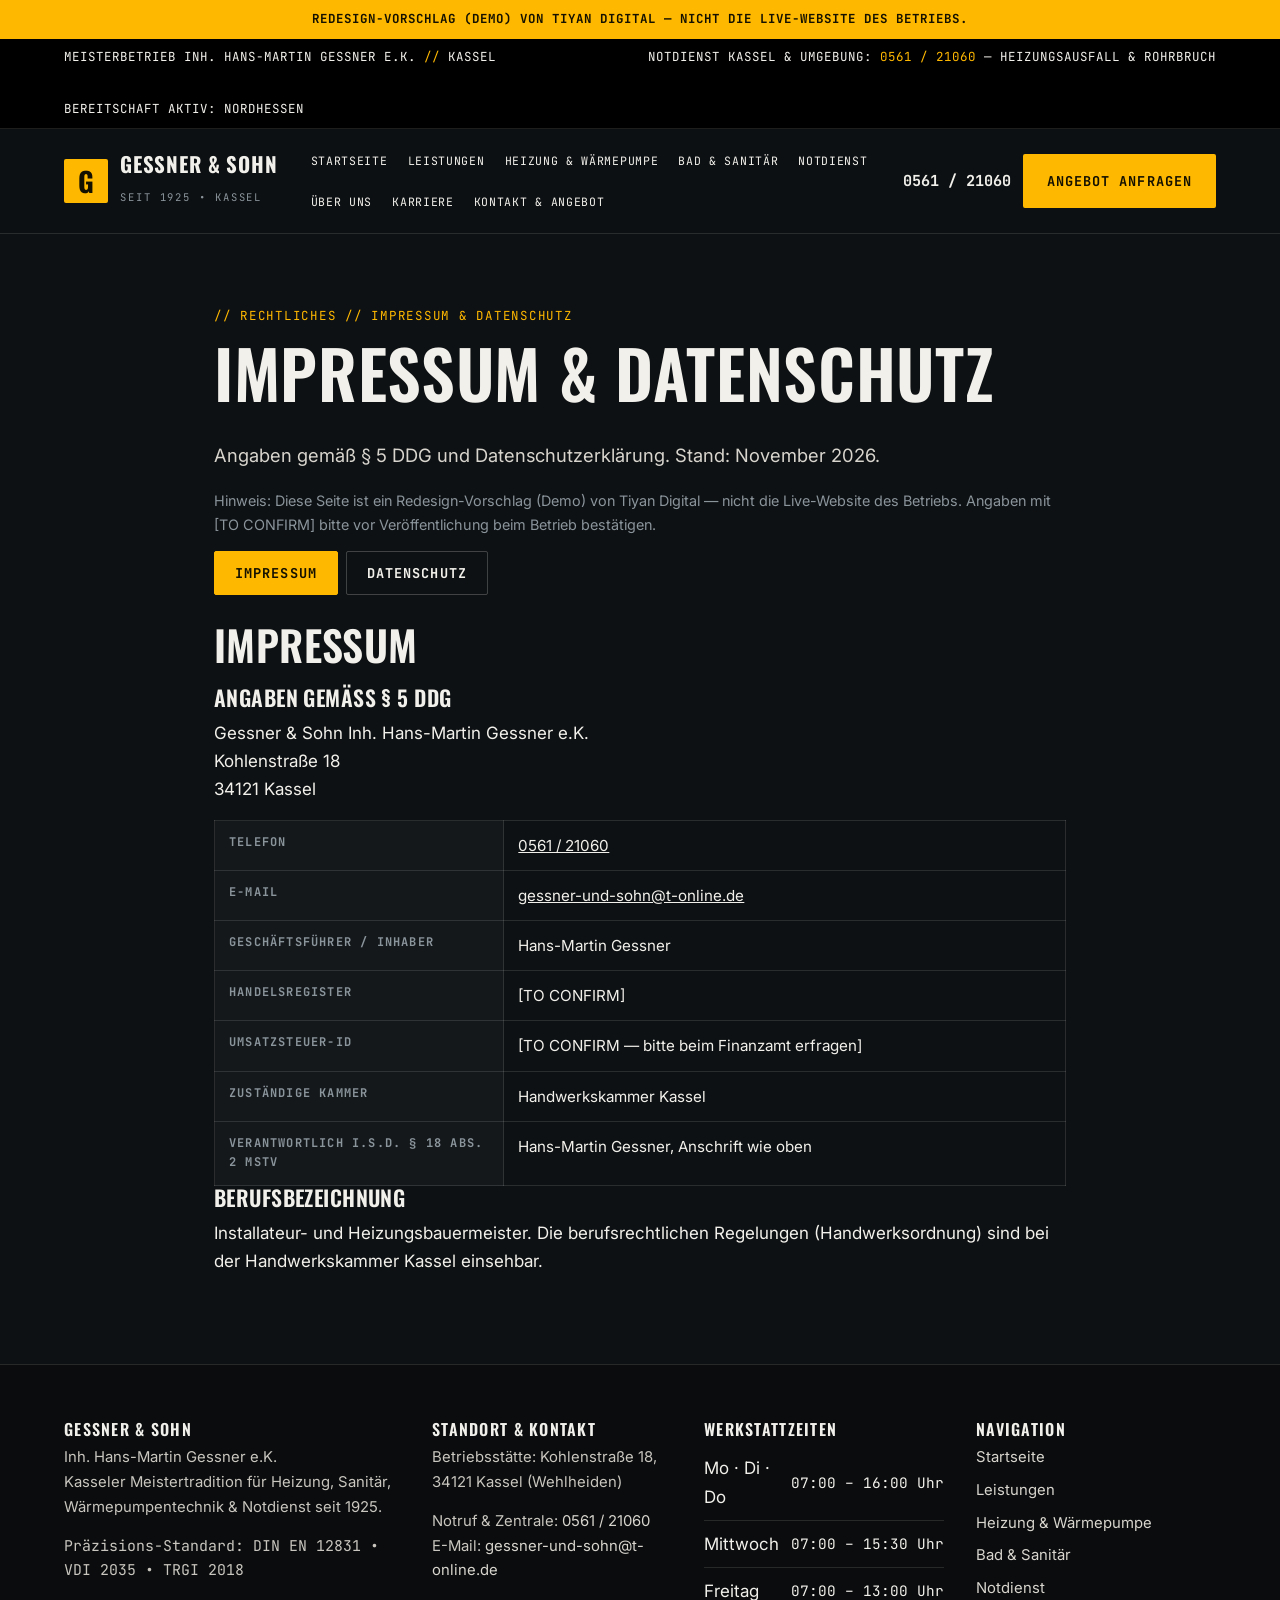
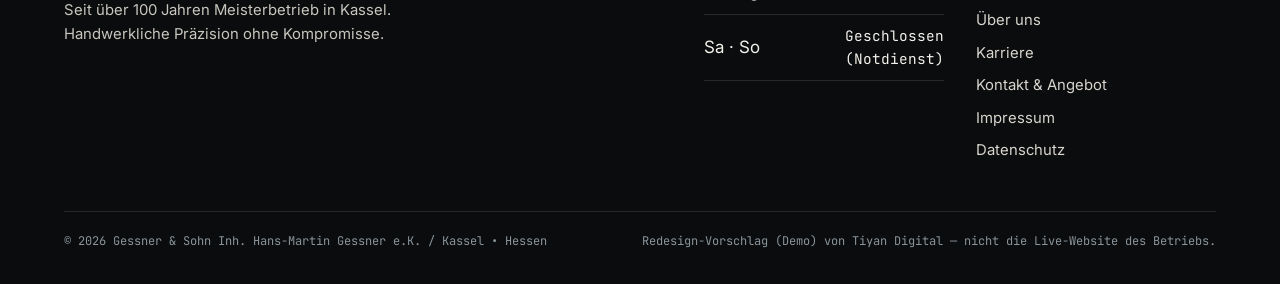
<file: rechtliches.html>
<!DOCTYPE html>
<html lang="de">
<head>
<meta charset="utf-8">
<meta name="viewport" content="width=device-width, initial-scale=1">
<title>Impressum & Datenschutz — Gessner &amp; Sohn, Kassel</title>
<meta name="description" content="Impressum und Datenschutzerklärung von Gessner & Sohn, Kassel. Stand: November 2026.">
<link rel="preconnect" href="https://fonts.googleapis.com">
<link rel="preconnect" href="https://fonts.gstatic.com" crossorigin>
<link href="https://fonts.googleapis.com/css2?family=Oswald:wght@500;600;700&family=Inter:wght@400;500;600;700&family=JetBrains+Mono:wght@400;500;700&display=swap" rel="stylesheet">
<link rel="stylesheet" href="assets/css/style.css">
</head>
<body>
<div class="demo-badge">Redesign-Vorschlag (Demo) von Tiyan Digital — nicht die Live-Website des Betriebs.</div>
<div class="ticker"><div class="wrap">
<span>Meisterbetrieb Inh. Hans-Martin Gessner e.K. <span class="dot">//</span> Kassel</span>
<span>Notdienst Kassel &amp; Umgebung: <a href="tel:+4956121060">0561 / 21060</a> — Heizungsausfall &amp; Rohrbruch</span>
<span>Bereitschaft aktiv: Nordhessen</span>
</div></div>
<header class="site-header"><div class="wrap header-inner">
<a class="brand" href="index.html" aria-label="Gessner und Sohn — Startseite">
<span class="brand-mark" aria-hidden="true">G</span>
<span><span class="brand-name">Gessner &amp; Sohn</span><br>
<span class="brand-sub">SEIT 1925 • KASSEL</span></span></a>
<button class="nav-toggle" type="button" aria-expanded="false" aria-controls="main-nav">☰ Menü</button>
<nav class="main-nav" id="main-nav" aria-label="Hauptnavigation"><a href="index.html">Startseite</a><a href="leistungen.html">Leistungen</a><a href="heizung.html">Heizung & Wärmepumpe</a><a href="bad.html">Bad & Sanitär</a><a href="notdienst.html">Notdienst</a><a href="ueber-uns.html">Über uns</a><a href="karriere.html">Karriere</a><a href="kontakt.html">Kontakt & Angebot</a></nav>
<div class="header-actions">
<a class="phone-link" href="tel:+4956121060">0561 / 21060</a>
<a class="btn btn-yellow" href="kontakt.html">Angebot anfragen</a>
</div></div></header>
<main>
<section><div class="wrap" style="max-width:900px">
<p class="eyebrow">Rechtliches // Impressum &amp; Datenschutz</p>
<h1>Impressum &amp; Datenschutz</h1>
<p class="lede">Angaben gemäß § 5 DDG und Datenschutzerklärung. Stand: November 2026.</p>
<p class="small muted">Hinweis: Diese Seite ist ein Redesign-Vorschlag (Demo) von Tiyan Digital — nicht die Live-Website des Betriebs. Angaben mit [TO CONFIRM] bitte vor Veröffentlichung beim Betrieb bestätigen.</p>
<div class="tabs" role="tablist" aria-label="Rechtliche Seiten">
<button type="button" class="tab-btn" role="tab" data-tab="impressum" aria-selected="true">Impressum</button>
<button type="button" class="tab-btn" role="tab" data-tab="datenschutz" aria-selected="false">Datenschutz</button>
</div>
<div id="impressum">
<h2>Impressum</h2>
<h3>Angaben gemäß § 5 DDG</h3>
<p>Gessner &amp; Sohn Inh. Hans-Martin Gessner e.K.<br>
Kohlenstraße 18<br>
34121 Kassel</p>
<table class="spec-table">
<tr><th>Telefon</th><td><a href="tel:+4956121060">0561 / 21060</a></td></tr>
<tr><th>E-Mail</th><td><a href="mailto:gessner-und-sohn@t-online.de">gessner-und-sohn@t-online.de</a></td></tr>
<tr><th>Geschäftsführer / Inhaber</th><td>Hans-Martin Gessner</td></tr>
<tr><th>Handelsregister</th><td>[TO CONFIRM]</td></tr>
<tr><th>Umsatzsteuer-ID</th><td>[TO CONFIRM — bitte beim Finanzamt erfragen]</td></tr>
<tr><th>Zuständige Kammer</th><td>Handwerkskammer Kassel</td></tr>
<tr><th>Verantwortlich i.S.d. § 18 Abs. 2 MStV</th><td>Hans-Martin Gessner, Anschrift wie oben</td></tr>
</table>
<h3>Berufsbezeichnung</h3>
<p>Installateur- und Heizungsbauermeister. Die berufsrechtlichen Regelungen (Handwerksordnung) sind bei der Handwerkskammer Kassel einsehbar.</p>
</div>
<div id="datenschutz" hidden>
<h2>Datenschutz</h2>
<h3>1. Datenerfassung auf dieser Website</h3>
<p><strong>Wer ist verantwortlich für die Datenerfassung auf dieser Website?</strong><br>
Verantwortlich ist Hans-Martin Gessner, Gessner &amp; Sohn Inh. Hans-Martin Gessner e.K., Kohlenstraße 18, 34121 Kassel.</p>
<p><strong>Wie erfassen wir Ihre Daten?</strong><br>
Ihre Daten werden zum einen dadurch erhoben, dass Sie uns diese mitteilen — etwa über das Anfrageformular oder den Anfrage-Assistenten. Andere Daten werden automatisch beim Besuch der Website durch unsere IT-Systeme erfasst (z. B. technische Daten wie Internetbrowser, Betriebssystem oder Uhrzeit des Seitenaufrufs).</p>
<p><strong>Wofür nutzen wir Ihre Daten?</strong><br>
Ein Teil der Daten wird erhoben, um eine fehlerfreie Bereitstellung der Website zu gewährleisten. Andere Daten können zur Bearbeitung Ihrer Anfrage verwendet werden.</p>
<p><strong>Welche Rechte haben Sie bezüglich Ihrer Daten?</strong><br>
Sie haben jederzeit das Recht, unentgeltlich Auskunft über Herkunft, Empfänger und Zweck Ihrer gespeicherten personenbezogenen Daten zu erhalten. Sie haben außerdem ein Recht, die Berichtigung oder Löschung dieser Daten zu verlangen. Wenn Sie eine Einwilligung zur Datenverarbeitung erteilt haben, können Sie diese Einwilligung jederzeit für die Zukunft widerrufen. Ihnen steht ferner ein Beschwerderecht bei der zuständigen Aufsichtsbehörde zu.</p>
<h3>2. Allgemeine Hinweise und Pflichtinformationen</h3>
<p><strong>Datenschutz:</strong> Die Betreiber dieser Seiten nehmen den Schutz Ihrer persönlichen Daten sehr ernst. Wir behandeln Ihre personenbezogenen Daten vertraulich und entsprechend den gesetzlichen Vorschriften.</p>
<p><strong>Hosting:</strong> Diese Demo-Website wird als statische Seite bereitgestellt. Beim Aufruf werden Server-Log-Dateien (z. B. IP-Adresse, Datum und Uhrzeit) nur im technisch notwendigen Umfang verarbeitet.</p>
<p><strong>SSL- bzw. TLS-Verschlüsselung:</strong> Diese Seite nutzt aus Sicherheitsgründen eine SSL- bzw. TLS-Verschlüsselung, um die Übertragung vertraulicher Inhalte zu schützen.</p>
<h3>3. Datenerfassung auf dieser Website</h3>
<p><strong>Cookies:</strong> Diese Demo-Website setzt keine Tracking-Cookies. Technisch notwendige Speicherung im Browser (z. B. für den Anfrage-Assistenten) erfolgt nur lokal auf Ihrem Gerät.</p>
<p><strong>Server-Log-Dateien:</strong> Der Provider der Seiten erhebt und speichert automatisch Informationen in Server-Log-Dateien, die Ihr Browser automatisch übermittelt (Browsertyp, Betriebssystem, Referrer-URL, Uhrzeit der Serveranfrage). Eine Zusammenführung dieser Daten mit anderen Datenquellen wird nicht vorgenommen.</p>
<p><strong>Anfrage per E-Mail, Telefon oder Telefax:</strong> Wenn Sie uns per E-Mail, Telefon oder Telefax kontaktieren, wird Ihre Anfrage inklusive aller daraus hervorgehenden personenbezogenen Daten zum Zwecke der Bearbeitung Ihres Anliegens bei uns gespeichert und verarbeitet. Diese Daten geben wir nicht ohne Ihre Einwilligung weiter.</p>
<h3>4. Plugins und Tools</h3>
<p><strong>Google Maps:</strong> Auf der Kontaktseite ist ein Link zu Google Maps hinterlegt (keine eingebettete Karte). Erst beim Anklicken des Links werden Daten an Google übertragen.</p>
<p><strong>Google Fonts:</strong> Diese Seite nutzt zur einheitlichen Darstellung von Schriftarten Google Fonts. Beim Aufruf werden Schriftdateien von Google-Servern geladen; dabei kann Ihre IP-Adresse übertragen werden.</p>
<p class="small muted">Stand: November 2026</p>
</div>
</div></section>
</main>
<footer class="site-footer"><div class="wrap">
<div class="footer-grid">
<div>
<h3>Gessner &amp; Sohn</h3>
<p>Inh. Hans-Martin Gessner e.K.<br>Kasseler Meistertradition für Heizung, Sanitär, Wärmepumpentechnik &amp; Notdienst seit 1925.</p>
<p class="mono small">Präzisions-Standard: DIN EN 12831 • VDI 2035 • TRGI 2018</p>
<p>Seit über 100 Jahren Meisterbetrieb in Kassel. Handwerkliche Präzision ohne Kompromisse.</p>
</div>
<div>
<h3>Standort &amp; Kontakt</h3>
<p>Betriebsstätte: Kohlenstraße 18,<br>34121 Kassel (Wehlheiden)</p>
<p>Notruf &amp; Zentrale: <a href="tel:+4956121060">0561 / 21060</a><br>
E-Mail: <a href="mailto:gessner-und-sohn@t-online.de">gessner-und-sohn@t-online.de</a></p>
</div>
<div>
<h3>Werkstattzeiten</h3>
<table class="hours-table">
<tr><td>Mo · Di · Do</td><td>07:00 – 16:00 Uhr</td></tr>
<tr><td>Mittwoch</td><td>07:00 – 15:30 Uhr</td></tr>
<tr><td>Freitag</td><td>07:00 – 13:00 Uhr</td></tr>
<tr><td>Sa · So</td><td>Geschlossen (Notdienst)</td></tr>
</table>
</div>
<div>
<h3>Navigation</h3>
<ul>
<li><a href="index.html">Startseite</a></li>
<li><a href="leistungen.html">Leistungen</a></li>
<li><a href="heizung.html">Heizung &amp; Wärmepumpe</a></li>
<li><a href="bad.html">Bad &amp; Sanitär</a></li>
<li><a href="notdienst.html">Notdienst</a></li>
<li><a href="ueber-uns.html">Über uns</a></li>
<li><a href="karriere.html">Karriere</a></li>
<li><a href="kontakt.html">Kontakt &amp; Angebot</a></li>
<li><a href="rechtliches.html">Impressum</a></li>
<li><a href="rechtliches.html#datenschutz">Datenschutz</a></li>
</ul>
</div>
</div>
<div class="footer-bottom">
<span>© 2026 Gessner &amp; Sohn Inh. Hans-Martin Gessner e.K. / Kassel • Hessen</span>
<span>Redesign-Vorschlag (Demo) von Tiyan Digital — nicht die Live-Website des Betriebs.</span>
</div></div></footer>
<script src="assets/js/main.js" defer></script>
</body>
</html>
</file>
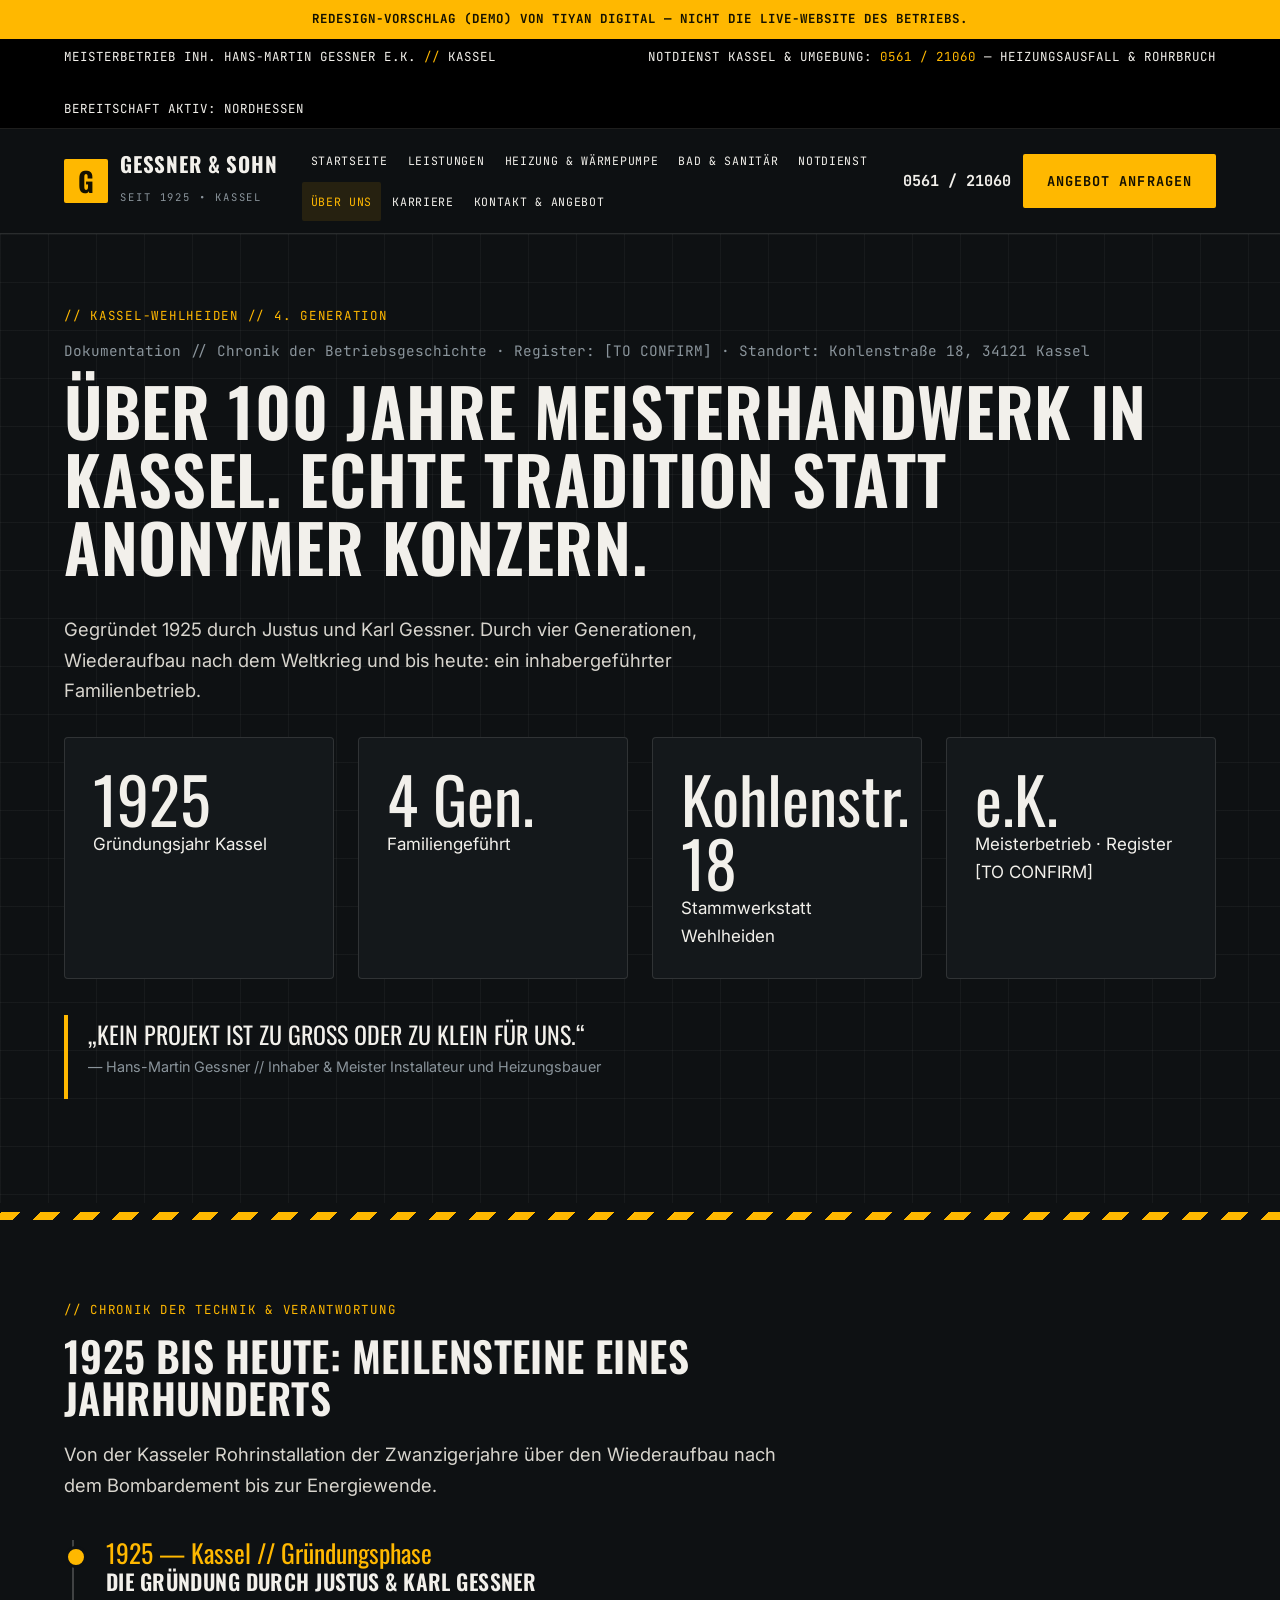
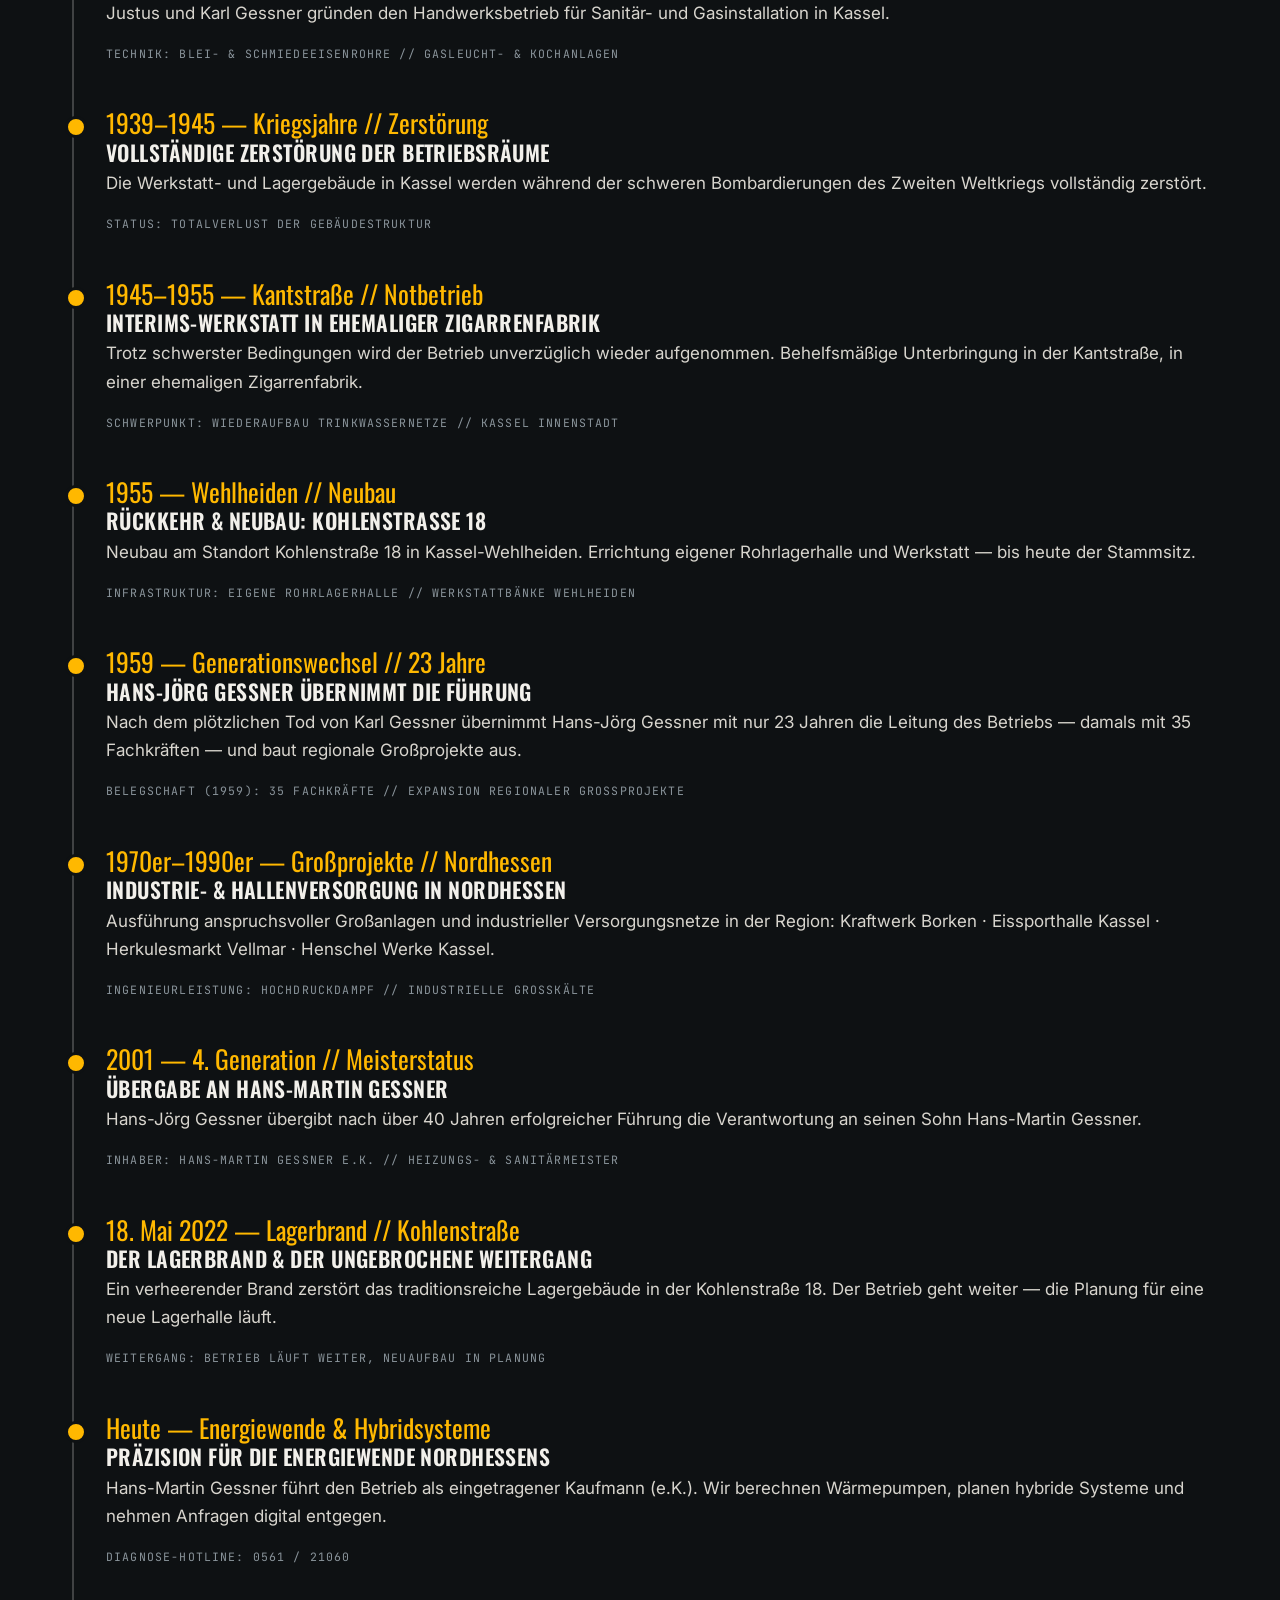
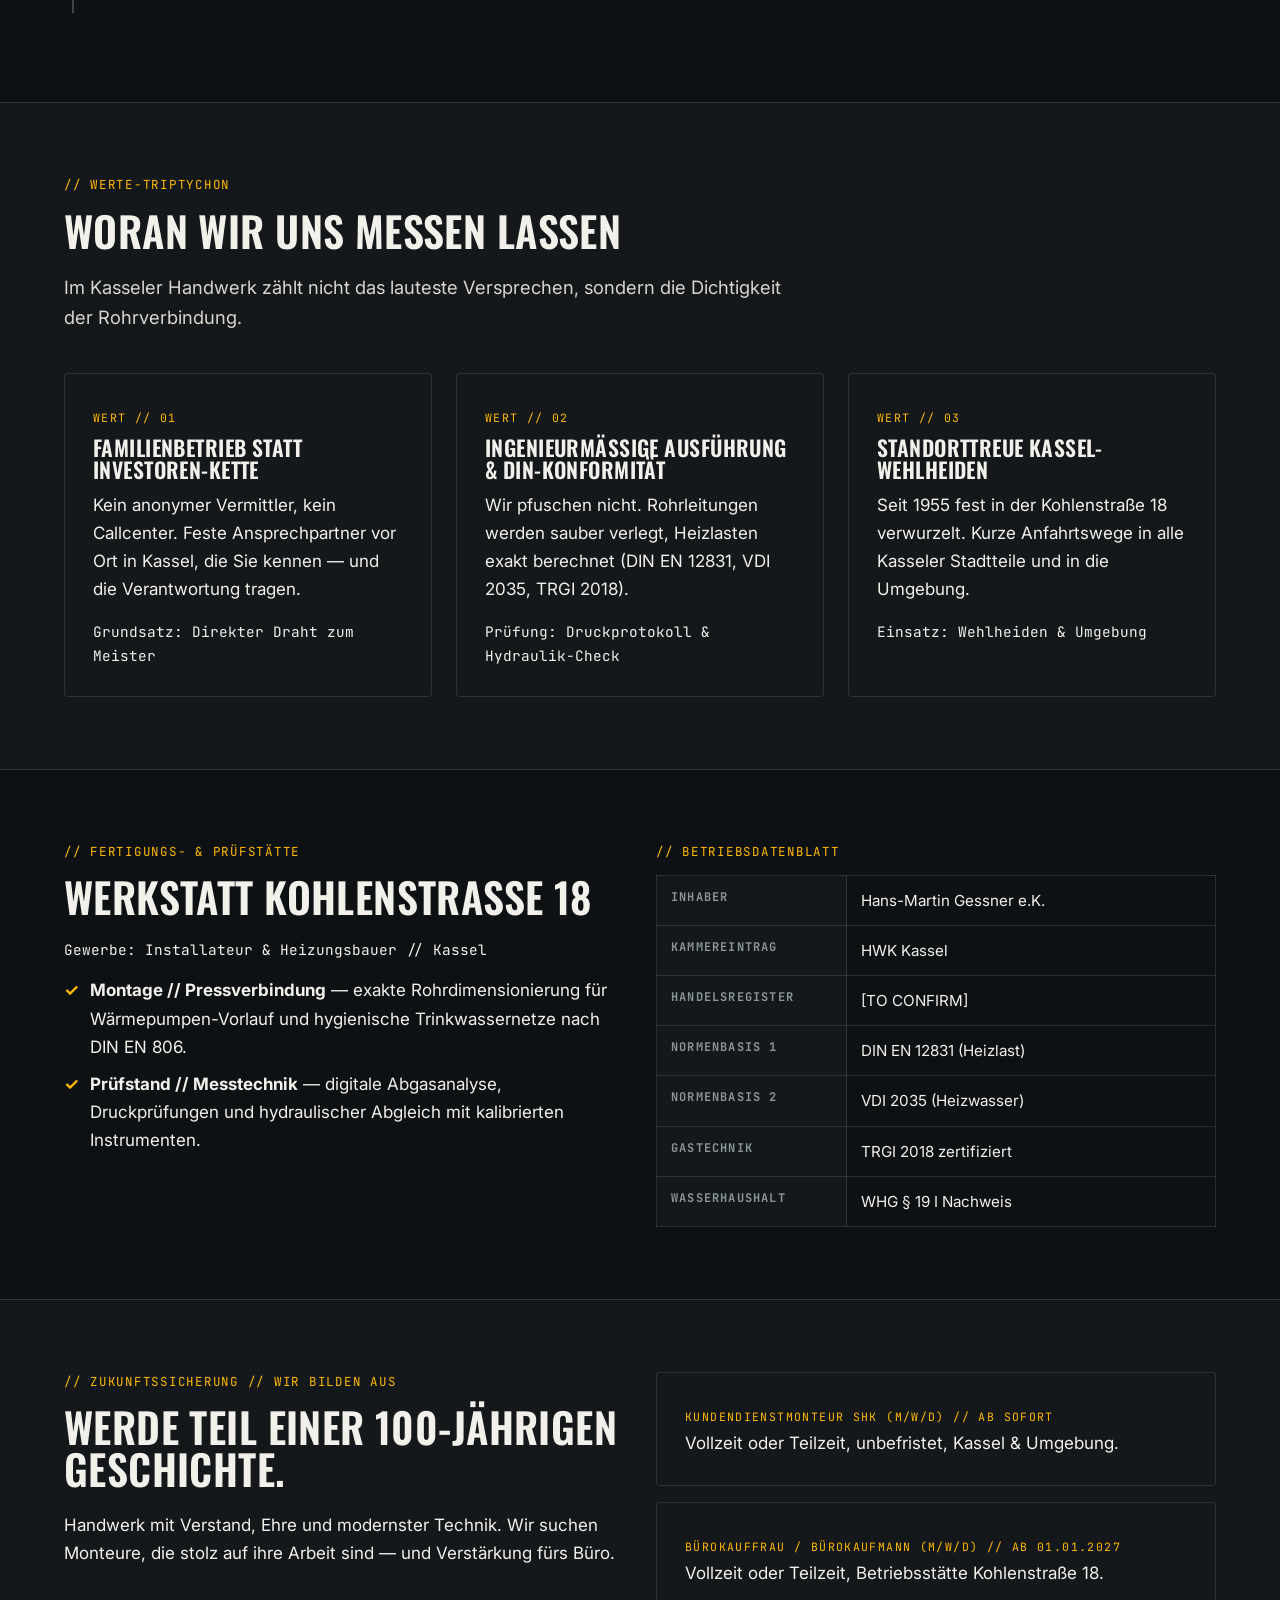
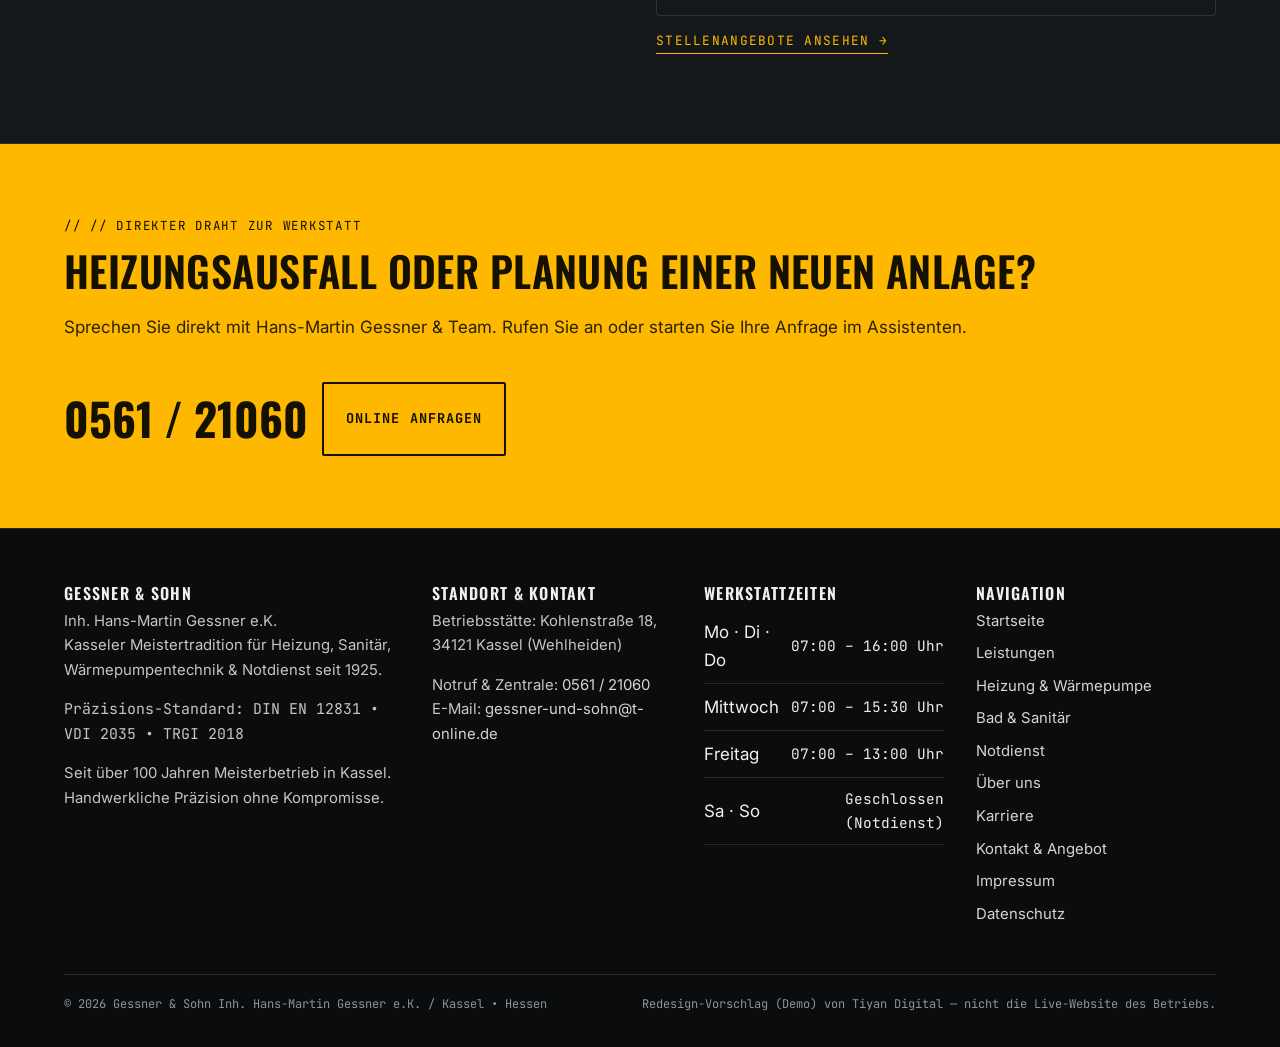
<file: ueber-uns.html>
<!DOCTYPE html>
<html lang="de">
<head>
<meta charset="utf-8">
<meta name="viewport" content="width=device-width, initial-scale=1">
<title>Über uns / Seit 1925 — Gessner &amp; Sohn, Kassel</title>
<meta name="description" content="Über 100 Jahre Gessner & Sohn Kassel: Gründung 1925, Wiederaufbau, Kohlenstraße 18, vier Generationen Familienbetrieb.">
<link rel="preconnect" href="https://fonts.googleapis.com">
<link rel="preconnect" href="https://fonts.gstatic.com" crossorigin>
<link href="https://fonts.googleapis.com/css2?family=Oswald:wght@500;600;700&family=Inter:wght@400;500;600;700&family=JetBrains+Mono:wght@400;500;700&display=swap" rel="stylesheet">
<link rel="stylesheet" href="assets/css/style.css">
</head>
<body>
<div class="demo-badge">Redesign-Vorschlag (Demo) von Tiyan Digital — nicht die Live-Website des Betriebs.</div>
<div class="ticker"><div class="wrap">
<span>Meisterbetrieb Inh. Hans-Martin Gessner e.K. <span class="dot">//</span> Kassel</span>
<span>Notdienst Kassel &amp; Umgebung: <a href="tel:+4956121060">0561 / 21060</a> — Heizungsausfall &amp; Rohrbruch</span>
<span>Bereitschaft aktiv: Nordhessen</span>
</div></div>
<header class="site-header"><div class="wrap header-inner">
<a class="brand" href="index.html" aria-label="Gessner und Sohn — Startseite">
<span class="brand-mark" aria-hidden="true">G</span>
<span><span class="brand-name">Gessner &amp; Sohn</span><br>
<span class="brand-sub">SEIT 1925 • KASSEL</span></span></a>
<button class="nav-toggle" type="button" aria-expanded="false" aria-controls="main-nav">☰ Menü</button>
<nav class="main-nav" id="main-nav" aria-label="Hauptnavigation"><a href="index.html">Startseite</a><a href="leistungen.html">Leistungen</a><a href="heizung.html">Heizung & Wärmepumpe</a><a href="bad.html">Bad & Sanitär</a><a href="notdienst.html">Notdienst</a><a href="ueber-uns.html" aria-current="page">Über uns</a><a href="karriere.html">Karriere</a><a href="kontakt.html">Kontakt & Angebot</a></nav>
<div class="header-actions">
<a class="phone-link" href="tel:+4956121060">0561 / 21060</a>
<a class="btn btn-yellow" href="kontakt.html">Angebot anfragen</a>
</div></div></header>
<main>
<section class="blueprint"><div class="wrap">
<p class="eyebrow">Kassel-Wehlheiden // 4. Generation</p>
<p class="mono small muted">Dokumentation // Chronik der Betriebsgeschichte · Register: [TO CONFIRM] · Standort: Kohlenstraße 18, 34121 Kassel</p>
<h1>Über 100 Jahre Meisterhandwerk in Kassel. Echte Tradition statt anonymer Konzern.</h1>
<p class="lede">Gegründet 1925 durch Justus und Karl Gessner. Durch vier Generationen, Wiederaufbau nach dem Weltkrieg und bis heute: ein inhabergeführter Familienbetrieb.</p>
<div class="grid-4" style="margin-top:32px">
<div class="card"><div class="big-num">1925</div><div class="lbl">Gründungsjahr Kassel</div></div>
<div class="card"><div class="big-num">4 Gen.</div><div class="lbl">Familiengeführt</div></div>
<div class="card"><div class="big-num">Kohlenstr. 18</div><div class="lbl">Stammwerkstatt Wehlheiden</div></div>
<div class="card"><div class="big-num">e.K.</div><div class="lbl">Meisterbetrieb · Register [TO CONFIRM]</div></div>
</div>
<div class="quote-block" style="margin-top:36px"><blockquote>„Kein Projekt ist zu groß oder zu klein für uns.“</blockquote>
<p class="small muted">— Hans-Martin Gessner // Inhaber &amp; Meister Installateur und Heizungsbauer</p></div>
</div></section>
<hr class="hazard">
<section><div class="wrap">
<div class="section-head"><p class="eyebrow">Chronik der Technik &amp; Verantwortung</p>
<h2>1925 bis heute: Meilensteine eines Jahrhunderts</h2>
<p class="lede">Von der Kasseler Rohrinstallation der Zwanzigerjahre über den Wiederaufbau nach dem Bombardement bis zur Energiewende.</p></div>
<ol class="timeline">
<li><div class="year">1925 — Kassel // Gründungsphase</div><h3>Die Gründung durch Justus &amp; Karl Gessner</h3>
<p>Justus und Karl Gessner gründen den Handwerksbetrieb für Sanitär- und Gasinstallation in Kassel.</p>
<p class="tech">Technik: Blei- &amp; Schmiedeeisenrohre // Gasleucht- &amp; Kochanlagen</p></li>
<li><div class="year">1939–1945 — Kriegsjahre // Zerstörung</div><h3>Vollständige Zerstörung der Betriebsräume</h3>
<p>Die Werkstatt- und Lagergebäude in Kassel werden während der schweren Bombardierungen des Zweiten Weltkriegs vollständig zerstört.</p>
<p class="tech">Status: Totalverlust der Gebäudestruktur</p></li>
<li><div class="year">1945–1955 — Kantstraße // Notbetrieb</div><h3>Interims-Werkstatt in ehemaliger Zigarrenfabrik</h3>
<p>Trotz schwerster Bedingungen wird der Betrieb unverzüglich wieder aufgenommen. Behelfsmäßige Unterbringung in der Kantstraße, in einer ehemaligen Zigarrenfabrik.</p>
<p class="tech">Schwerpunkt: Wiederaufbau Trinkwassernetze // Kassel Innenstadt</p></li>
<li><div class="year">1955 — Wehlheiden // Neubau</div><h3>Rückkehr &amp; Neubau: Kohlenstraße 18</h3>
<p>Neubau am Standort Kohlenstraße 18 in Kassel-Wehlheiden. Errichtung eigener Rohrlagerhalle und Werkstatt — bis heute der Stammsitz.</p>
<p class="tech">Infrastruktur: Eigene Rohrlagerhalle // Werkstattbänke Wehlheiden</p></li>
<li><div class="year">1959 — Generationswechsel // 23 Jahre</div><h3>Hans-Jörg Gessner übernimmt die Führung</h3>
<p>Nach dem plötzlichen Tod von Karl Gessner übernimmt Hans-Jörg Gessner mit nur 23 Jahren die Leitung des Betriebs — damals mit 35 Fachkräften — und baut regionale Großprojekte aus.</p>
<p class="tech">Belegschaft (1959): 35 Fachkräfte // Expansion regionaler Großprojekte</p></li>
<li><div class="year">1970er–1990er — Großprojekte // Nordhessen</div><h3>Industrie- &amp; Hallenversorgung in Nordhessen</h3>
<p>Ausführung anspruchsvoller Großanlagen und industrieller Versorgungsnetze in der Region: Kraftwerk Borken · Eissporthalle Kassel · Herkulesmarkt Vellmar · Henschel Werke Kassel.</p>
<p class="tech">Ingenieurleistung: Hochdruckdampf // Industrielle Großkälte</p></li>
<li><div class="year">2001 — 4. Generation // Meisterstatus</div><h3>Übergabe an Hans-Martin Gessner</h3>
<p>Hans-Jörg Gessner übergibt nach über 40 Jahren erfolgreicher Führung die Verantwortung an seinen Sohn Hans-Martin Gessner.</p>
<p class="tech">Inhaber: Hans-Martin Gessner e.K. // Heizungs- &amp; Sanitärmeister</p></li>
<li><div class="year">18. Mai 2022 — Lagerbrand // Kohlenstraße</div><h3>Der Lagerbrand &amp; der ungebrochene Weitergang</h3>
<p>Ein verheerender Brand zerstört das traditionsreiche Lagergebäude in der Kohlenstraße 18. Der Betrieb geht weiter — die Planung für eine neue Lagerhalle läuft.</p>
<p class="tech">Weitergang: Betrieb läuft weiter, Neuaufbau in Planung</p></li>
<li><div class="year">Heute — Energiewende &amp; Hybridsysteme</div><h3>Präzision für die Energiewende Nordhessens</h3>
<p>Hans-Martin Gessner führt den Betrieb als eingetragener Kaufmann (e.K.). Wir berechnen Wärmepumpen, planen hybride Systeme und nehmen Anfragen digital entgegen.</p>
<p class="tech">Diagnose-Hotline: 0561 / 21060</p></li>
</ol></div></section>
<section class="band"><div class="wrap">
<div class="section-head"><p class="eyebrow">Werte-Triptychon</p>
<h2>Woran wir uns messen lassen</h2>
<p class="lede">Im Kasseler Handwerk zählt nicht das lauteste Versprechen, sondern die Dichtigkeit der Rohrverbindung.</p></div>
<div class="grid-3">
<div class="card"><span class="tag">Wert // 01</span><h3>Familienbetrieb statt Investoren-Kette</h3>
<p>Kein anonymer Vermittler, kein Callcenter. Feste Ansprechpartner vor Ort in Kassel, die Sie kennen — und die Verantwortung tragen.</p><p class="mono small">Grundsatz: Direkter Draht zum Meister</p></div>
<div class="card"><span class="tag">Wert // 02</span><h3>Ingenieurmäßige Ausführung &amp; DIN-Konformität</h3>
<p>Wir pfuschen nicht. Rohrleitungen werden sauber verlegt, Heizlasten exakt berechnet (DIN EN 12831, VDI 2035, TRGI 2018).</p><p class="mono small">Prüfung: Druckprotokoll &amp; Hydraulik-Check</p></div>
<div class="card"><span class="tag">Wert // 03</span><h3>Standorttreue Kassel-Wehlheiden</h3>
<p>Seit 1955 fest in der Kohlenstraße 18 verwurzelt. Kurze Anfahrtswege in alle Kasseler Stadtteile und in die Umgebung.</p><p class="mono small">Einsatz: Wehlheiden &amp; Umgebung</p></div>
</div></div></section>
<section><div class="wrap grid-2">
<div><p class="eyebrow">Fertigungs- &amp; Prüfstätte</p>
<h2>Werkstatt Kohlenstraße 18</h2>
<p class="mono small">Gewerbe: Installateur &amp; Heizungsbauer // Kassel</p>
<ul class="check-list">
<li><strong>Montage // Pressverbindung</strong> — exakte Rohrdimensionierung für Wärmepumpen-Vorlauf und hygienische Trinkwassernetze nach DIN EN 806.</li>
<li><strong>Prüfstand // Messtechnik</strong> — digitale Abgasanalyse, Druckprüfungen und hydraulischer Abgleich mit kalibrierten Instrumenten.</li>
</ul></div>
<div><p class="eyebrow">Betriebsdatenblatt</p>
<table class="spec-table">
<tr><th>Inhaber</th><td>Hans-Martin Gessner e.K.</td></tr>
<tr><th>Kammereintrag</th><td>HWK Kassel</td></tr>
<tr><th>Handelsregister</th><td>[TO CONFIRM]</td></tr>
<tr><th>Normenbasis 1</th><td>DIN EN 12831 (Heizlast)</td></tr>
<tr><th>Normenbasis 2</th><td>VDI 2035 (Heizwasser)</td></tr>
<tr><th>Gastechnik</th><td>TRGI 2018 zertifiziert</td></tr>
<tr><th>Wasserhaushalt</th><td>WHG § 19 I Nachweis</td></tr>
</table></div>
</div></section>
<section class="band"><div class="wrap grid-2">
<div><p class="eyebrow">Zukunftssicherung // Wir bilden aus</p>
<h2>Werde Teil einer 100-jährigen Geschichte.</h2>
<p>Handwerk mit Verstand, Ehre und modernster Technik. Wir suchen Monteure, die stolz auf ihre Arbeit sind — und Verstärkung fürs Büro.</p></div>
<div>
<div class="card" style="margin-bottom:16px"><span class="tag">Kundendienstmonteur SHK (m/w/d) // Ab sofort</span>
<p>Vollzeit oder Teilzeit, unbefristet, Kassel &amp; Umgebung.</p></div>
<div class="card"><span class="tag">Bürokauffrau / Bürokaufmann (m/w/d) // Ab 01.01.2027</span>
<p>Vollzeit oder Teilzeit, Betriebsstätte Kohlenstraße 18.</p></div>
<p><a class="card-link" href="karriere.html">Stellenangebote ansehen →</a></p></div>
</div></section>
<section class="band-yellow"><div class="wrap call-band">
<div><p class="eyebrow" style="color:#141100">// Direkter Draht zur Werkstatt</p>
<h2>Heizungsausfall oder Planung einer neuen Anlage?</h2>
<p>Sprechen Sie direkt mit Hans-Martin Gessner &amp; Team. Rufen Sie an oder starten Sie Ihre Anfrage im Assistenten.</p></div>
<div style="display:flex;gap:14px;flex-wrap:wrap">
<a class="call-band big-phone" href="tel:+4956121060">0561 / 21060</a>
<a class="btn btn-outline" href="kontakt.html">Online anfragen</a></div>
</div></section>
</main>
<footer class="site-footer"><div class="wrap">
<div class="footer-grid">
<div>
<h3>Gessner &amp; Sohn</h3>
<p>Inh. Hans-Martin Gessner e.K.<br>Kasseler Meistertradition für Heizung, Sanitär, Wärmepumpentechnik &amp; Notdienst seit 1925.</p>
<p class="mono small">Präzisions-Standard: DIN EN 12831 • VDI 2035 • TRGI 2018</p>
<p>Seit über 100 Jahren Meisterbetrieb in Kassel. Handwerkliche Präzision ohne Kompromisse.</p>
</div>
<div>
<h3>Standort &amp; Kontakt</h3>
<p>Betriebsstätte: Kohlenstraße 18,<br>34121 Kassel (Wehlheiden)</p>
<p>Notruf &amp; Zentrale: <a href="tel:+4956121060">0561 / 21060</a><br>
E-Mail: <a href="mailto:gessner-und-sohn@t-online.de">gessner-und-sohn@t-online.de</a></p>
</div>
<div>
<h3>Werkstattzeiten</h3>
<table class="hours-table">
<tr><td>Mo · Di · Do</td><td>07:00 – 16:00 Uhr</td></tr>
<tr><td>Mittwoch</td><td>07:00 – 15:30 Uhr</td></tr>
<tr><td>Freitag</td><td>07:00 – 13:00 Uhr</td></tr>
<tr><td>Sa · So</td><td>Geschlossen (Notdienst)</td></tr>
</table>
</div>
<div>
<h3>Navigation</h3>
<ul>
<li><a href="index.html">Startseite</a></li>
<li><a href="leistungen.html">Leistungen</a></li>
<li><a href="heizung.html">Heizung &amp; Wärmepumpe</a></li>
<li><a href="bad.html">Bad &amp; Sanitär</a></li>
<li><a href="notdienst.html">Notdienst</a></li>
<li><a href="ueber-uns.html">Über uns</a></li>
<li><a href="karriere.html">Karriere</a></li>
<li><a href="kontakt.html">Kontakt &amp; Angebot</a></li>
<li><a href="rechtliches.html">Impressum</a></li>
<li><a href="rechtliches.html#datenschutz">Datenschutz</a></li>
</ul>
</div>
</div>
<div class="footer-bottom">
<span>© 2026 Gessner &amp; Sohn Inh. Hans-Martin Gessner e.K. / Kassel • Hessen</span>
<span>Redesign-Vorschlag (Demo) von Tiyan Digital — nicht die Live-Website des Betriebs.</span>
</div></div></footer>
<script src="assets/js/main.js" defer></script>
</body>
</html>
</file>
<file: assets/css/style.css>
/* Gessner & Sohn — Redesign-Vorschlag (Demo) von Tiyan Digital
   Design system: "Dunkler Stahl / Werkstatt-Blaupause"
   steel-black #0E1113 · panel #14181B · off-white #F2F0EB · steel grey #8A949B
   ONE accent only: safety yellow #FFB800 */
:root{
  --bg:#0E1113; --panel:#14181B; --panel2:#1A1F22; --ink:#F2F0EB;
  --steel:#8A949B; --yellow:#FFB800; --yellow-ink:#141100;
  --line:rgba(242,240,235,.12); --line-strong:rgba(242,240,235,.22);
  --radius:4px;
  --font-display:"Oswald","Arial Narrow","Helvetica Neue Condensed",sans-serif;
  --font-body:"Inter",system-ui,-apple-system,"Segoe UI",sans-serif;
  --font-mono:"JetBrains Mono",ui-monospace,"SF Mono",Menlo,Consolas,monospace;
}
*{box-sizing:border-box}
html{scroll-behavior:smooth}
body{margin:0;background:var(--bg);color:var(--ink);font-family:var(--font-body);
  font-size:17px;line-height:1.65;-webkit-font-smoothing:antialiased}
img,svg,iframe{max-width:100%}
a{color:var(--ink)}
a:hover{color:var(--yellow)}
::selection{background:var(--yellow);color:#141100}
:focus-visible{outline:3px solid var(--yellow);outline-offset:2px}
.visually-hidden{position:absolute!important;width:1px;height:1px;margin:-1px;padding:0;border:0;
  overflow:hidden;clip:rect(0 0 0 0);clip-path:inset(50%);white-space:nowrap}

/* ---------- type ---------- */
h1,h2,h3{font-family:var(--font-display);text-transform:uppercase;line-height:1.02;
  letter-spacing:.01em;margin:0 0 .5em;font-weight:600;overflow-wrap:break-word;hyphens:auto}
h1{font-size:clamp(2.4rem,5.2vw,4.4rem)}
h2{font-size:clamp(1.7rem,3.4vw,2.6rem)}
h3{font-size:1.35rem;letter-spacing:.02em}
p{margin:0 0 1em}
.lede{font-size:1.15rem;color:#D8D5CE;max-width:62ch}
.eyebrow{font-family:var(--font-mono);font-size:.78rem;letter-spacing:.14em;
  text-transform:uppercase;color:var(--yellow);margin:0 0 .8rem}
.eyebrow::before{content:"// "}
.mono{font-family:var(--font-mono)}
.small{font-size:.9rem}
.muted{color:var(--steel)}
.big-num{font-family:var(--font-display);font-size:clamp(2.6rem,5vw,4rem);
  line-height:1;color:var(--ink)}
.big-num em{font-style:normal;color:var(--yellow)}

/* ---------- layout ---------- */
.wrap{max-width:1200px;margin:0 auto;padding:0 24px}
section{padding:72px 0}
.section-head{margin-bottom:40px;max-width:820px}
.hazard{height:8px;border:0;
  background:repeating-linear-gradient(-45deg,var(--yellow) 0 14px,#0E1113 14px 28px)}
.grid-2{display:grid;grid-template-columns:1fr 1fr;gap:32px}
.grid-3{display:grid;grid-template-columns:repeat(3,1fr);gap:24px}
.grid-4{display:grid;grid-template-columns:repeat(4,1fr);gap:24px}
.grid-2>*,.grid-3>*,.grid-4>*,.steps>*{min-width:0}
.spec-table td,.spec-table th{overflow-wrap:break-word}
.card{background:var(--panel);border:1px solid var(--line);border-radius:var(--radius);
  padding:28px;position:relative}
.card h3{margin-top:.4rem}
.card .tag{font-family:var(--font-mono);font-size:.72rem;letter-spacing:.12em;
  text-transform:uppercase;color:var(--yellow)}
.card p:last-child{margin-bottom:0}
.card-link{display:inline-block;margin-top:14px;font-family:var(--font-mono);
  font-size:.8rem;letter-spacing:.1em;text-transform:uppercase;color:var(--yellow);
  text-decoration:none;border-bottom:1px solid var(--yellow);padding-bottom:2px}
.spec-table{width:100%;border-collapse:collapse;font-size:.95rem}
.spec-table th,.spec-table td{padding:12px 14px;border:1px solid var(--line);text-align:left;vertical-align:top}
.spec-table th{font-family:var(--font-mono);font-size:.75rem;letter-spacing:.1em;
  text-transform:uppercase;color:var(--steel);width:34%;background:var(--panel)}
.panel{background:var(--panel);border:1px solid var(--line);border-radius:var(--radius);padding:32px}
.blueprint{background-image:linear-gradient(rgba(242,240,235,.045) 1px,transparent 1px),
  linear-gradient(90deg,rgba(242,240,235,.045) 1px,transparent 1px);
  background-size:48px 48px}

/* ---------- demo badge + ticker ---------- */
.demo-badge{background:var(--yellow);color:#141100;text-align:center;
  font-family:var(--font-mono);font-size:.78rem;font-weight:700;letter-spacing:.08em;
  padding:9px 16px;text-transform:uppercase}
.ticker{background:#000;color:var(--ink);border-bottom:1px solid var(--line);
  font-family:var(--font-mono);font-size:.78rem;letter-spacing:.08em;text-transform:uppercase}
.ticker .wrap{display:flex;gap:32px;justify-content:space-between;flex-wrap:wrap;padding-top:8px;padding-bottom:8px}
.ticker a{color:var(--yellow);text-decoration:none}
.ticker .dot{color:var(--yellow)}

/* ---------- header ---------- */
.site-header{position:sticky;top:0;z-index:50;background:rgba(14,17,19,.96);
  border-bottom:1px solid var(--line);backdrop-filter:blur(6px)}
.header-inner{display:flex;align-items:center;gap:24px;padding-top:12px;padding-bottom:12px}
.brand{display:flex;align-items:center;gap:12px;text-decoration:none;flex-shrink:0}
.brand-mark{width:44px;height:44px;background:var(--yellow);color:#141100;
  font-family:var(--font-display);font-weight:700;font-size:1.7rem;display:grid;
  place-items:center;border-radius:2px}
.brand-name{font-family:var(--font-display);font-size:1.3rem;font-weight:700;
  letter-spacing:.04em;text-transform:uppercase;line-height:1}
.brand-sub{font-family:var(--font-mono);font-size:.66rem;letter-spacing:.18em;color:var(--steel)}
.main-nav{display:flex;gap:2px;margin-left:auto;flex-wrap:wrap}
.main-nav a{font-family:var(--font-mono);font-size:.72rem;letter-spacing:.06em;
  text-transform:uppercase;text-decoration:none;color:var(--ink);
  padding:10px 9px;border-radius:2px;white-space:nowrap}
.main-nav a:hover{color:var(--yellow)}
.main-nav a[aria-current="page"]{color:var(--yellow);background:rgba(255,184,0,.1)}
.header-actions{display:flex;align-items:center;gap:12px;flex-shrink:0}
.phone-link{font-family:var(--font-mono);font-weight:700;text-decoration:none;font-size:.95rem;white-space:nowrap}
.nav-toggle{display:none;background:none;border:1px solid var(--line-strong);color:var(--ink);
  font-family:var(--font-mono);font-size:.8rem;padding:10px 14px;cursor:pointer;min-height:44px}

/* ---------- buttons ---------- */
.btn{display:inline-flex;align-items:center;justify-content:center;gap:8px;
  font-family:var(--font-mono);font-size:.85rem;font-weight:700;letter-spacing:.08em;
  text-transform:uppercase;text-decoration:none;cursor:pointer;
  padding:14px 22px;min-height:48px;border-radius:2px;border:2px solid transparent}
.btn-yellow{background:var(--yellow);color:#141100;border-color:var(--yellow)}
.btn-yellow:hover{background:#FFC933;color:#141100}
.btn-outline{background:transparent;color:var(--ink);border-color:var(--ink)}
.btn-outline:hover{border-color:var(--yellow);color:var(--yellow)}
.btn-ghost{background:transparent;color:var(--steel);border-color:var(--line-strong)}
.btn-ghost:hover{color:var(--ink);border-color:var(--ink)}
.btn-block{width:100%}

/* ---------- hero ---------- */
.hero{padding:64px 0 72px}
.hero-grid{display:grid;grid-template-columns:1.05fr .95fr;gap:48px;align-items:start}
.hero-grid>*{min-width:0}
.hero-ctas .btn{min-width:0}
.hero h1 .yl{color:var(--yellow)}
.hero-ctas{display:flex;gap:14px;flex-wrap:wrap;margin:28px 0}
.quote-block{border-left:4px solid var(--yellow);padding:6px 0 6px 20px;margin:32px 0}
.quote-block blockquote{font-family:var(--font-display);font-size:1.5rem;text-transform:uppercase;
  margin:0 0 6px;line-height:1.15}
.schematic{display:flex;gap:10px;flex-wrap:wrap;margin-top:28px}
.schematic span{font-family:var(--font-mono);font-size:.7rem;letter-spacing:.1em;
  text-transform:uppercase;color:var(--steel);border:1px solid var(--line);
  padding:8px 12px;border-radius:2px}
.trust-strip{display:grid;grid-template-columns:repeat(4,1fr);gap:1px;background:var(--line);
  border:1px solid var(--line);margin-top:56px}
.trust-cell{background:var(--panel);padding:24px}
.trust-cell .lbl{font-family:var(--font-mono);font-size:.7rem;letter-spacing:.12em;
  text-transform:uppercase;color:var(--steel);margin-top:6px}
.trust-cell p{margin:2px 0 0;font-size:.92rem;color:#D8D5CE}

/* ---------- phone / bot ---------- */
.phone{background:#0A0C0D;border:1px solid var(--line-strong);border-radius:28px;
  overflow:hidden;box-shadow:0 24px 60px rgba(0,0,0,.55);max-width:440px;margin:0 auto;width:100%}
.phone-top{display:flex;align-items:center;gap:12px;padding:14px 16px;
  background:var(--panel2);border-bottom:1px solid var(--line)}
.phone-avatar{width:42px;height:42px;border-radius:50%;background:var(--yellow);color:#141100;
  font-family:var(--font-display);font-weight:700;font-size:1.3rem;display:grid;place-items:center;flex-shrink:0}
.phone-top strong{display:block;font-size:.98rem;line-height:1.2}
.phone-top small{color:var(--steel);font-size:.78rem}
.phone-demo{margin-left:auto;font-family:var(--font-mono);font-size:.65rem;font-weight:700;
  letter-spacing:.1em;color:#141100;background:var(--yellow);padding:5px 8px;border-radius:2px}
.chat{padding:18px 14px;display:flex;flex-direction:column;gap:10px;min-height:340px;
  max-height:460px;overflow-y:auto;background:
  radial-gradient(rgba(255,184,0,.05) 1px,transparent 1px);background-size:22px 22px}
.msg{max-width:82%;padding:10px 13px;border-radius:14px;font-size:.93rem;line-height:1.5;
  animation:msg-in .35s cubic-bezier(.16,1,.3,1)}
@keyframes msg-in{from{opacity:0;transform:translateY(8px)}to{opacity:1;transform:none}}
.msg.bot{align-self:flex-start;background:#23282C;border:1px solid var(--line);
  border-bottom-left-radius:4px}
.msg.user{align-self:flex-end;background:var(--yellow);color:#141100;
  border-bottom-right-radius:4px;font-weight:500}
.msg .time{display:block;font-size:.66rem;opacity:.6;margin-top:4px;font-family:var(--font-mono)}
.msg.user .time{text-align:right}
.msg .tick{font-family:var(--font-mono)}
.typing{align-self:flex-start;background:#23282C;border:1px solid var(--line);
  border-radius:14px;border-bottom-left-radius:4px;padding:12px 16px;display:flex;gap:5px}
.typing i{width:7px;height:7px;border-radius:50%;background:var(--steel);animation:blink 1.2s infinite}
.typing i:nth-child(2){animation-delay:.2s}.typing i:nth-child(3){animation-delay:.4s}
@keyframes blink{0%,80%,100%{opacity:.3}40%{opacity:1}}
.chips{display:flex;flex-wrap:wrap;gap:8px;padding:12px 14px;border-top:1px solid var(--line);background:var(--panel)}
.chip{font-family:var(--font-mono);font-size:.78rem;letter-spacing:.03em;cursor:pointer;
  background:transparent;color:var(--ink);border:1px solid var(--yellow);border-radius:999px;
  padding:10px 14px;min-height:44px}
.chip:hover{background:var(--yellow);color:#141100}
.chat-input{display:flex;gap:8px;padding:12px 14px;background:var(--panel2);border-top:1px solid var(--line)}
.chat-input input{flex:1;background:#0E1113;border:1px solid var(--line-strong);color:var(--ink);
  border-radius:999px;padding:12px 16px;font-size:.95rem;font-family:var(--font-body);min-width:0}
.chat-input input::placeholder{color:var(--steel)}
.chat-input button{background:var(--yellow);color:#141100;border:0;border-radius:999px;
  font-family:var(--font-mono);font-weight:700;font-size:.8rem;padding:0 18px;cursor:pointer;min-height:44px}
.bot-note{margin:0;padding:10px 16px;font-size:.75rem;color:var(--steel);
  background:var(--panel2);border-top:1px solid var(--line);text-align:center}
.ticket{margin:4px 0;background:#10161A;border:1px dashed var(--yellow);border-radius:6px;
  padding:14px;font-size:.9rem;align-self:stretch}
.ticket h4{margin:0 0 8px;font-family:var(--font-mono);font-size:.75rem;letter-spacing:.12em;
  text-transform:uppercase;color:var(--yellow)}
.ticket dl{margin:0;display:grid;grid-template-columns:auto 1fr;gap:4px 14px}
.ticket dt{font-family:var(--font-mono);font-size:.72rem;color:var(--steel);text-transform:uppercase}
.ticket dd{margin:0}
.ticket .ok{display:inline-block;margin-top:10px;background:var(--yellow);color:#141100;
  font-family:var(--font-mono);font-weight:700;font-size:.78rem;padding:6px 10px;border-radius:2px}
.bot-steps{display:flex;gap:6px;padding:10px 16px;background:var(--panel2);
  border-bottom:1px solid var(--line);font-family:var(--font-mono);font-size:.68rem;
  letter-spacing:.08em;text-transform:uppercase;color:var(--steel)}
.bot-steps b{color:var(--yellow)}
.noscript-transcript{font-size:.9rem;color:#D8D5CE;padding:16px;border:1px solid var(--line);
  background:var(--panel);border-radius:6px;margin-top:16px}
.noscript-transcript p{margin:.4em 0}

/* ---------- mini bot ---------- */
.mini-bot{background:var(--panel);border:1px solid var(--line);border-radius:var(--radius);padding:24px}
.mini-bot .chat{min-height:0;max-height:none;padding:0;background:none}
.mini-bot .chips{border:0;background:none;padding:14px 0 0}

/* ---------- sections ---------- */
.band{background:var(--panel);border-top:1px solid var(--line);border-bottom:1px solid var(--line)}
.band-yellow{background:var(--yellow);color:#141100}
.band-yellow h2{color:#141100}
.band-yellow p{color:#2A2200}
.band-yellow .btn-outline{border-color:#141100;color:#141100}
.band-yellow .btn-outline:hover{background:#141100;color:var(--yellow)}
.partner-strip{display:flex;flex-wrap:wrap;gap:12px 28px;align-items:center}
.partner-strip span{font-family:var(--font-display);font-size:1.35rem;font-weight:600;
  letter-spacing:.06em;text-transform:uppercase;color:#C9C6BF}
.faq-item{border:1px solid var(--line);background:var(--panel);border-radius:var(--radius);
  padding:24px;margin-bottom:16px}
.faq-item h3{font-size:1.15rem;margin-bottom:.4rem}
.faq-item p:last-child{margin-bottom:0}
.timeline{border-left:2px solid var(--line-strong);margin-left:8px;padding-left:0;list-style:none}
.timeline li{position:relative;padding:0 0 36px 32px}
.timeline li::before{content:"";position:absolute;left:-9px;top:6px;width:16px;height:16px;
  background:var(--yellow);border:3px solid var(--bg);border-radius:50%}
.timeline .year{font-family:var(--font-display);font-size:1.6rem;color:var(--yellow);line-height:1}
.timeline h3{margin:.3rem 0 .4rem}
.timeline p{color:#D8D5CE}
.timeline .tech{font-family:var(--font-mono);font-size:.72rem;letter-spacing:.1em;
  text-transform:uppercase;color:var(--steel)}
.steps{display:grid;grid-template-columns:repeat(4,1fr);gap:24px;counter-reset:step}
.step{background:var(--panel);border:1px solid var(--line);padding:28px;border-radius:var(--radius)}
.step .n{font-family:var(--font-display);font-size:2.6rem;color:var(--yellow);line-height:1}
.step h3{margin:.6rem 0 .4rem}
.job{border:1px solid var(--line);background:var(--panel);border-radius:var(--radius);padding:32px;margin-bottom:28px}
.job .meta{display:flex;flex-wrap:wrap;gap:8px;margin:10px 0 18px}
.pill{font-family:var(--font-mono);font-size:.7rem;letter-spacing:.1em;text-transform:uppercase;
  border:1px solid var(--yellow);color:var(--yellow);padding:6px 10px;border-radius:999px}
.pill.solid{background:var(--yellow);color:#141100}
.job ul{margin:0 0 1em;padding-left:20px}
.job li{margin-bottom:.4em}
.benefit .tag{color:var(--yellow)}
.check-list{list-style:none;padding:0;margin:0 0 1em}
.check-list li{padding-left:26px;position:relative;margin-bottom:.55em}
.check-list li::before{content:"✓";position:absolute;left:0;color:var(--yellow);font-weight:700}
.hours-table{width:100%;border-collapse:collapse}
.hours-table td{padding:9px 0;border-bottom:1px solid var(--line)}
.hours-table td:last-child{text-align:right;font-family:var(--font-mono);font-size:.9rem}
.showroom{border-top:3px solid var(--yellow)}
.map-box{border:1px solid var(--line);border-radius:var(--radius);overflow:hidden;background:var(--panel2)}
.map-box svg{display:block;width:100%;height:auto}

/* ---------- forms ---------- */
form.demo-form label{display:block;font-family:var(--font-mono);font-size:.75rem;
  letter-spacing:.1em;text-transform:uppercase;color:var(--steel);margin:18px 0 6px}
form.demo-form input[type=text],form.demo-form input[type=tel],form.demo-form input[type=email],
form.demo-form select,form.demo-form textarea{width:100%;background:#0E1113;
  border:1px solid var(--line-strong);color:var(--ink);border-radius:2px;
  padding:13px 14px;font-size:1rem;font-family:var(--font-body)}
form.demo-form textarea{min-height:130px;resize:vertical}
form.demo-form input:focus,form.demo-form select:focus,form.demo-form textarea:focus{
  border-color:var(--yellow);outline:none}
form.demo-form .req{color:var(--yellow)}
.check-row{display:flex;gap:10px;align-items:flex-start;margin:18px 0}
.check-row input{width:20px;height:20px;margin-top:2px;accent-color:var(--yellow);flex-shrink:0}
.check-row label{margin:0!important;font-family:var(--font-body)!important;font-size:.9rem;
  letter-spacing:0!important;text-transform:none!important;color:var(--ink)!important}
.radio-row{display:flex;flex-direction:column;gap:8px;margin-top:6px}
.radio-row label{display:flex;gap:10px;align-items:center;margin:0!important;
  font-family:var(--font-body)!important;font-size:.95rem;letter-spacing:0!important;
  text-transform:none!important;color:var(--ink)!important}
.radio-row input{accent-color:var(--yellow);width:18px;height:18px}
.form-success{border:1px solid var(--yellow);background:rgba(255,184,0,.08);
  border-radius:var(--radius);padding:24px;margin-top:18px}
.form-success h3{color:var(--yellow)}
.hint{font-size:.82rem;color:var(--steel);margin-top:6px}
.file-row{display:flex;gap:12px;align-items:center;flex-wrap:wrap;margin-top:6px}
.file-row .file-name{font-family:var(--font-mono);font-size:.8rem;color:var(--steel)}

/* ---------- footer ---------- */
.site-footer{border-top:1px solid var(--line);background:#0A0C0D;padding:56px 0 32px}
.footer-grid{display:grid;grid-template-columns:1.4fr 1fr 1fr 1fr;gap:32px}
.site-footer h3{font-size:1rem;letter-spacing:.08em}
.site-footer ul{list-style:none;padding:0;margin:0}
.site-footer li{margin-bottom:8px}
.site-footer a{color:#D8D5CE;text-decoration:none;font-size:.93rem}
.site-footer a:hover{color:var(--yellow)}
.site-footer p,.site-footer li{font-size:.93rem;color:#C9C6BF}
.footer-bottom{border-top:1px solid var(--line);margin-top:40px;padding-top:20px;
  display:flex;justify-content:space-between;gap:16px;flex-wrap:wrap;
  font-family:var(--font-mono);font-size:.75rem;color:var(--steel)}
.tabs{display:flex;gap:8px;flex-wrap:wrap;margin-bottom:28px}
.tab-btn{font-family:var(--font-mono);font-size:.85rem;font-weight:700;letter-spacing:.08em;
  text-transform:uppercase;background:transparent;color:var(--ink);border:1px solid var(--line-strong);
  padding:12px 20px;cursor:pointer;min-height:44px;border-radius:2px}
.tab-btn[aria-selected="true"]{background:var(--yellow);color:#141100;border-color:var(--yellow)}
.call-band{display:flex;align-items:center;gap:24px;flex-wrap:wrap;justify-content:space-between}
.call-band .big-phone{font-family:var(--font-display);font-size:clamp(1.8rem,4vw,2.8rem);
  color:#141100;text-decoration:none;font-weight:700}

/* ---------- responsive ---------- */
@media (max-width:960px){
  .hero-grid{grid-template-columns:1fr;gap:40px}
  .grid-4{grid-template-columns:repeat(2,1fr)}
  .grid-3{grid-template-columns:repeat(2,1fr)}
  .steps{grid-template-columns:repeat(2,1fr)}
  .trust-strip{grid-template-columns:repeat(2,1fr)}
  .footer-grid{grid-template-columns:1fr 1fr}
  .main-nav{display:none;position:absolute;top:100%;left:0;right:0;background:#0E1113;
    flex-direction:column;padding:12px 24px 20px;border-bottom:1px solid var(--line)}
  .main-nav.open{display:flex}
  .main-nav a{padding:12px 4px;font-size:.85rem;border-bottom:1px solid var(--line)}
  .nav-toggle{display:block}
  .header-actions .phone-link{display:none}
  .header-inner{flex-wrap:wrap}
}
@media (max-width:600px){
  body{font-size:16px}
  h1{font-size:clamp(2rem,9vw,2.6rem)}
  section{padding:52px 0}
  .grid-2,.grid-3,.grid-4,.steps{grid-template-columns:1fr}
  .trust-strip{grid-template-columns:1fr}
  .trust-cell p{overflow-wrap:break-word}
  .footer-grid{grid-template-columns:1fr}
  .wrap{padding:0 18px}
  .phone{border-radius:20px}
  .chat{min-height:300px}
  .hero-ctas .btn{flex:1 1 100%}
  .ticker .wrap{gap:8px}
  .msg{max-width:88%}
}
@media (prefers-reduced-motion:reduce){
  *,*::before,*::after{animation-duration:.01ms!important;transition-duration:.01ms!important}
  html{scroll-behavior:auto}
}
</file>
